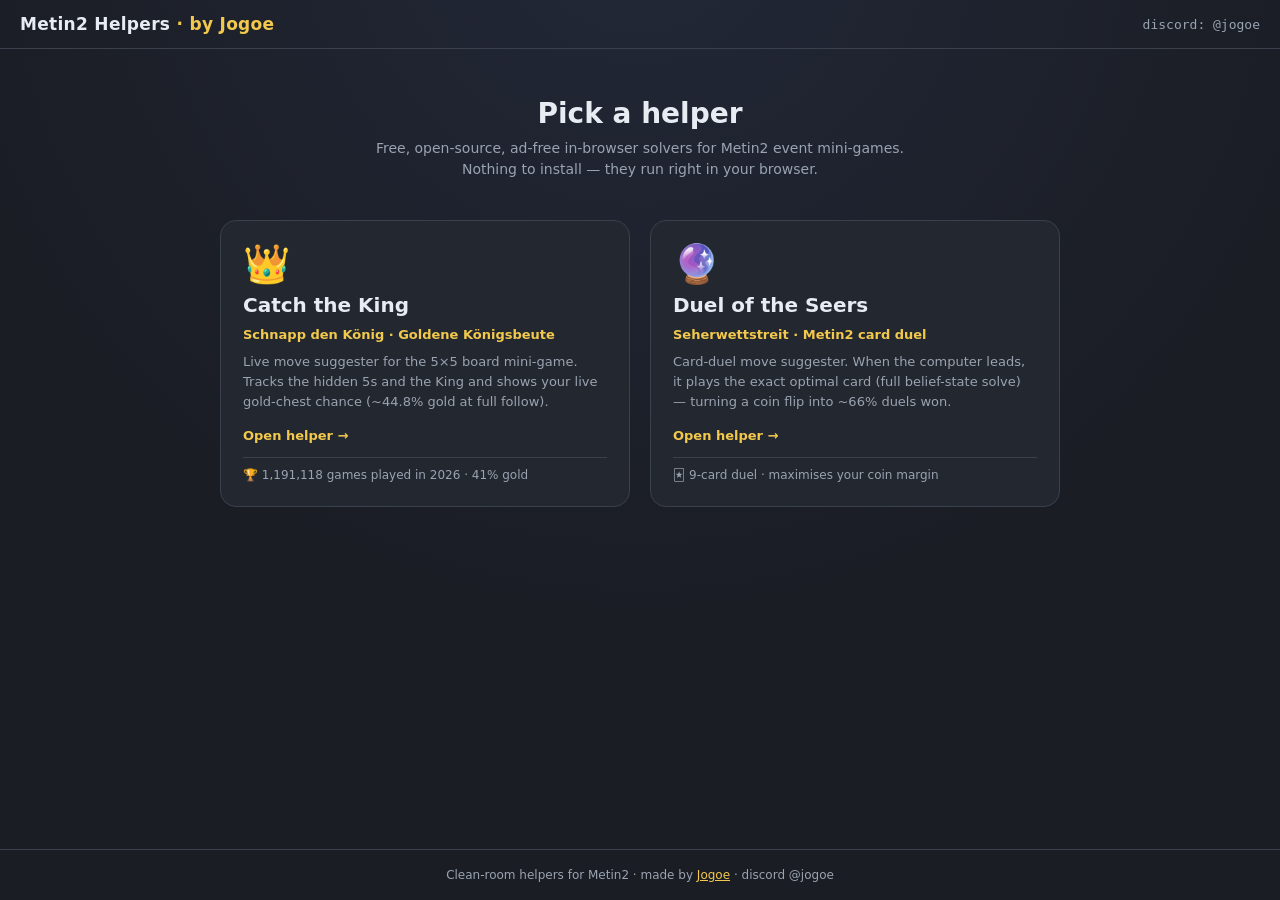
<file: index.html>
<!DOCTYPE html>
<html lang="en">
<head>
  <meta charset="UTF-8" />
  <meta name="viewport" content="width=device-width, initial-scale=1.0" />
  <title>Metin2 Helpers by Jogoe – Catch the King &amp; Seherwettstreit Solvers</title>
  <meta name="description" content="Free open-source in-browser helpers for Metin2 events by Jogoe: Catch the King / Schnapp den König and Seherwettstreit / Duel of the Seers." />
  <meta name="keywords" content="Metin2, Metin2 Helfer, Metin2 Helper, Metin2 Solver, Schnapp den König, Catch the King, Seherwettstreit, Duel of the Seers, Jogoe" />
  <meta name="author" content="Jogoe" />
  <link rel="canonical" href="https://dominikloefflerniteo.github.io/ctk-helper-jogoe/" />
  <meta property="og:type" content="website" />
  <meta property="og:title" content="Metin2 Helpers by Jogoe" />
  <meta property="og:description" content="Free in-browser solvers for Metin2 events: Catch the King and Seherwettstreit." />
  <link rel="icon" type="image/svg+xml" href="ctk/favicon.svg" />
  <style>
    :root {
      --bg: #1a1d24; --bg-2: #23272f; --bg-3: #2c313a;
      --fg: #e7ecf3; --fg-dim: #9aa3b1; --accent: #f2c94c; --border: #3a414c;
    }
    * { box-sizing: border-box; }
    body {
      margin: 0; min-height: 100vh; background: radial-gradient(circle at 50% -10%, #232838 0%, var(--bg) 60%);
      color: var(--fg); font-family: system-ui, -apple-system, "Segoe UI", Roboto, sans-serif;
      display: flex; flex-direction: column;
    }
    header { padding: 14px 20px; border-bottom: 1px solid var(--border); display: flex; align-items: center; gap: 14px; }
    header h1 { margin: 0; font-size: 17px; letter-spacing: .3px; }
    header .accent { color: var(--accent); }
    header .discord { margin-left: auto; color: var(--fg-dim); font-size: 13px; font-family: ui-monospace, Menlo, monospace; }
    main { flex: 1; width: 100%; max-width: 880px; margin: 0 auto; padding: 48px 20px; }
    .lead { text-align: center; margin: 0 0 8px; font-size: 28px; font-weight: 800; }
    .sub { text-align: center; margin: 0 auto 40px; max-width: 560px; color: var(--fg-dim); font-size: 14px; line-height: 1.5; }
    .grid { display: grid; grid-template-columns: 1fr 1fr; gap: 20px; }
    @media (max-width: 640px) { .grid { grid-template-columns: 1fr; } }
    .card {
      display: flex; flex-direction: column; gap: 10px; text-decoration: none; color: inherit;
      background: var(--bg-2); border: 1px solid var(--border); border-radius: 16px; padding: 24px 22px;
      transition: transform .1s ease, border-color .12s ease, box-shadow .12s ease;
    }
    .card:hover { transform: translateY(-3px); border-color: var(--accent); box-shadow: 0 8px 30px rgba(0,0,0,.35); }
    .card-emoji { font-size: 38px; line-height: 1; }
    .card-title { font-size: 20px; font-weight: 800; }
    .card-sub { font-size: 13px; color: var(--accent); font-weight: 600; }
    .card-desc { font-size: 13px; color: var(--fg-dim); line-height: 1.55; }
    .card-cta { margin-top: 6px; font-size: 13px; font-weight: 700; color: var(--accent); }
    .card-stat { font-size: 12px; color: var(--fg-dim); border-top: 1px solid var(--border); padding-top: 10px; margin-top: 4px; }
    footer { padding: 18px 20px; border-top: 1px solid var(--border); text-align: center; color: var(--fg-dim); font-size: 12px; }
    footer a { color: var(--accent); }
  </style>
</head>
<body>
  <header>
    <h1>Metin2 Helpers <span class="accent">· by Jogoe</span></h1>
    <span class="discord">discord: @jogoe</span>
  </header>

  <main>
    <h2 class="lead">Pick a helper</h2>
    <p class="sub">Free, open-source, ad-free in-browser solvers for Metin2 event mini-games. Nothing to install — they run right in your browser.</p>

    <div class="grid">
      <a class="card" href="./ctk/">
        <div class="card-emoji">👑</div>
        <div class="card-title">Catch the King</div>
        <div class="card-sub">Schnapp den König · Goldene Königsbeute</div>
        <div class="card-desc">Live move suggester for the 5×5 board mini-game. Tracks the hidden 5s and the King and shows your live gold-chest chance (~44.8% gold at full follow).</div>
        <div class="card-cta">Open helper →</div>
        <div class="card-stat">🏆 1,191,118 games played in 2026 · 41% gold</div>
      </a>

      <a class="card" href="./seer/">
        <div class="card-emoji">🔮</div>
        <div class="card-title">Duel of the Seers</div>
        <div class="card-sub">Seherwettstreit · Metin2 card duel</div>
        <div class="card-desc">Card-duel move suggester. When the computer leads, it plays the exact optimal card (full belief-state solve) — turning a coin flip into ~66% duels won.</div>
        <div class="card-cta">Open helper →</div>
        <div class="card-stat">🃏 9-card duel · maximises your coin margin</div>
      </a>
    </div>
  </main>

  <footer>
    Clean-room helpers for Metin2 · made by <a href="https://paypal.me/jogoe" target="_blank" rel="noopener">Jogoe</a> · discord @jogoe
  </footer>
</body>
</html>
</file>
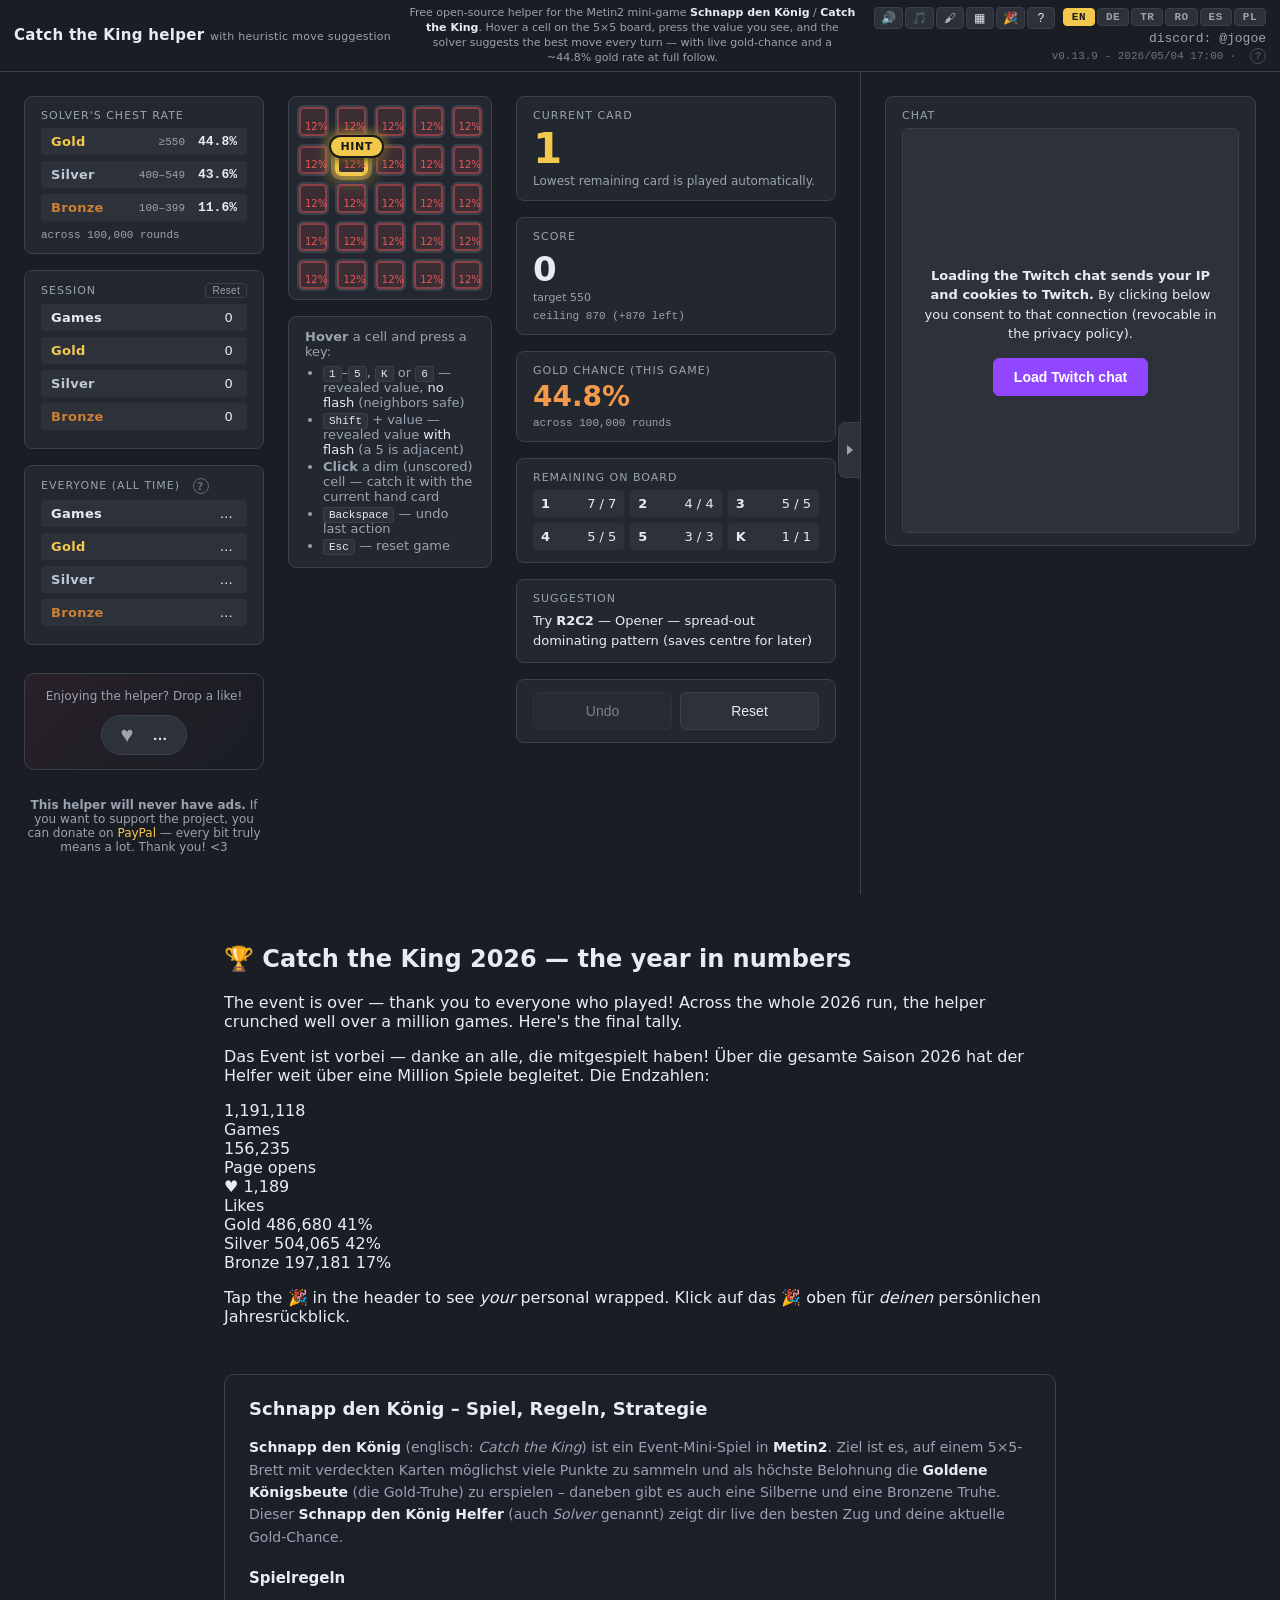
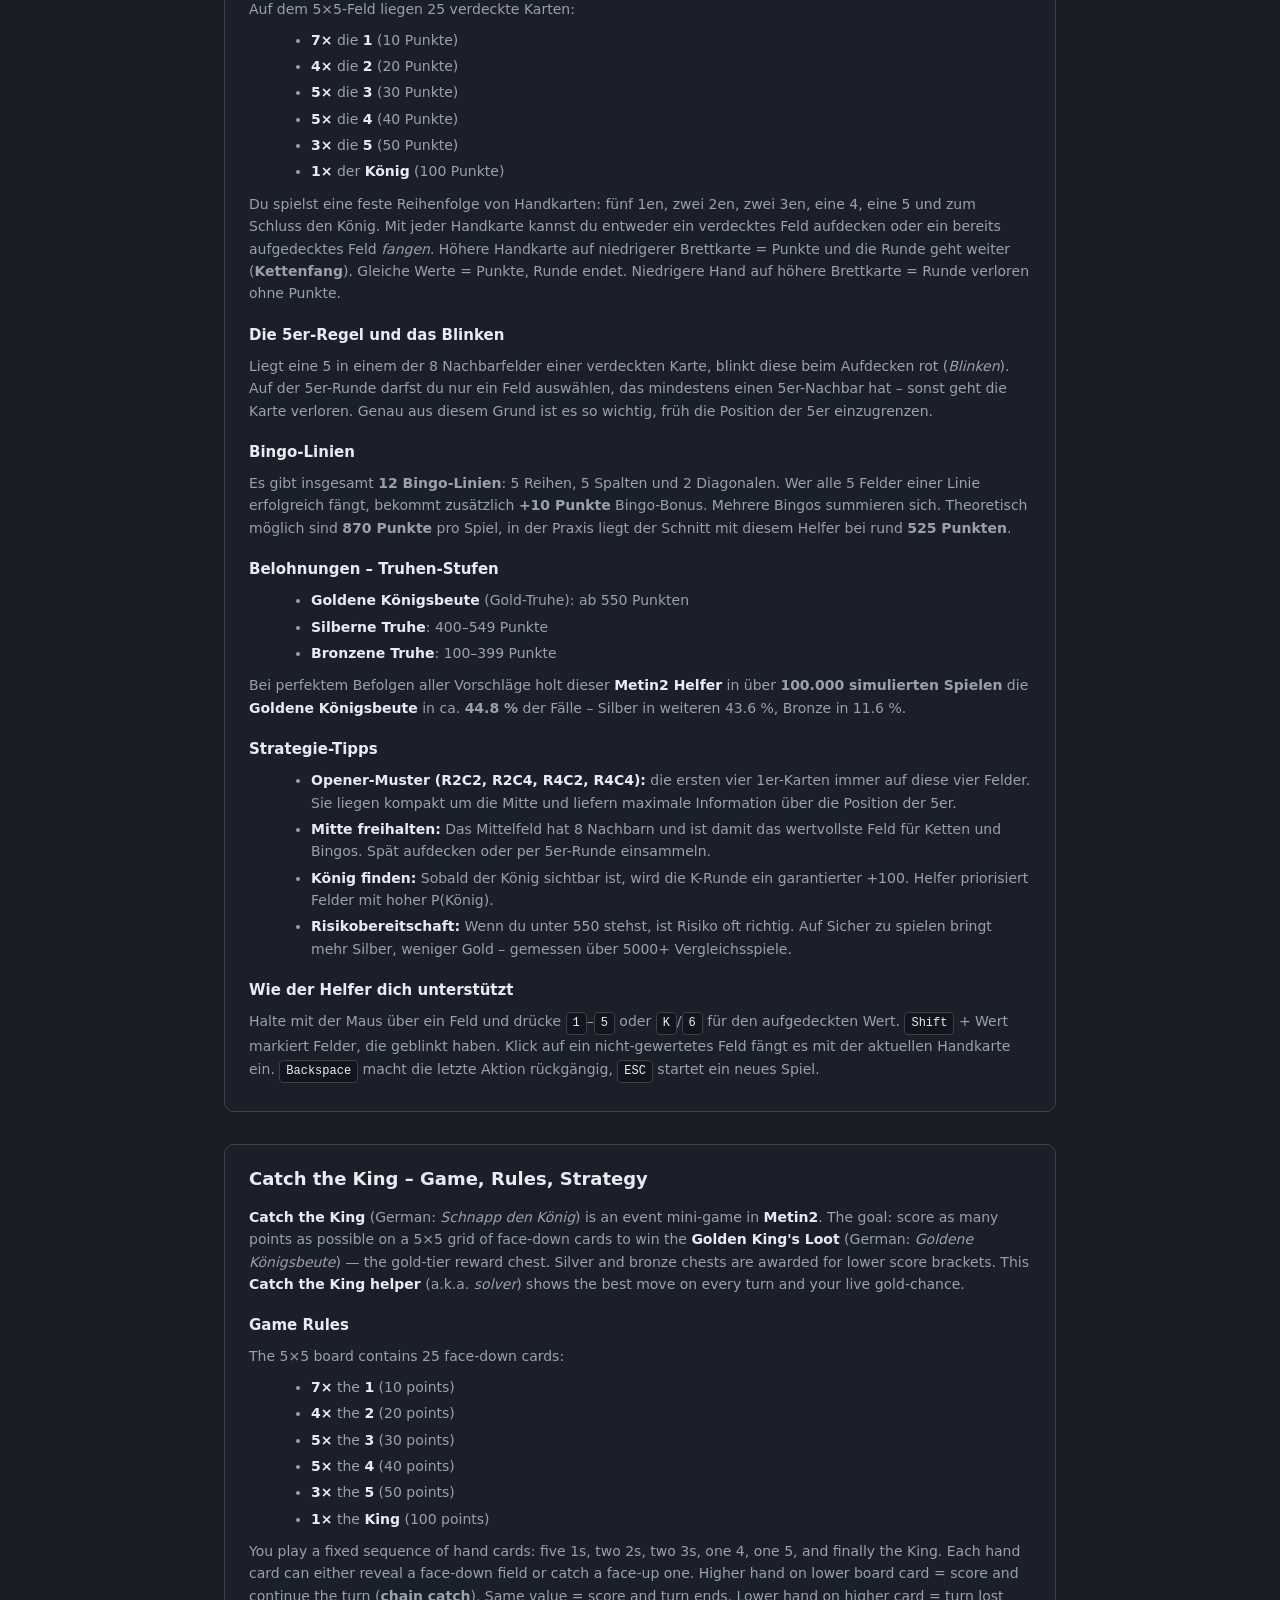
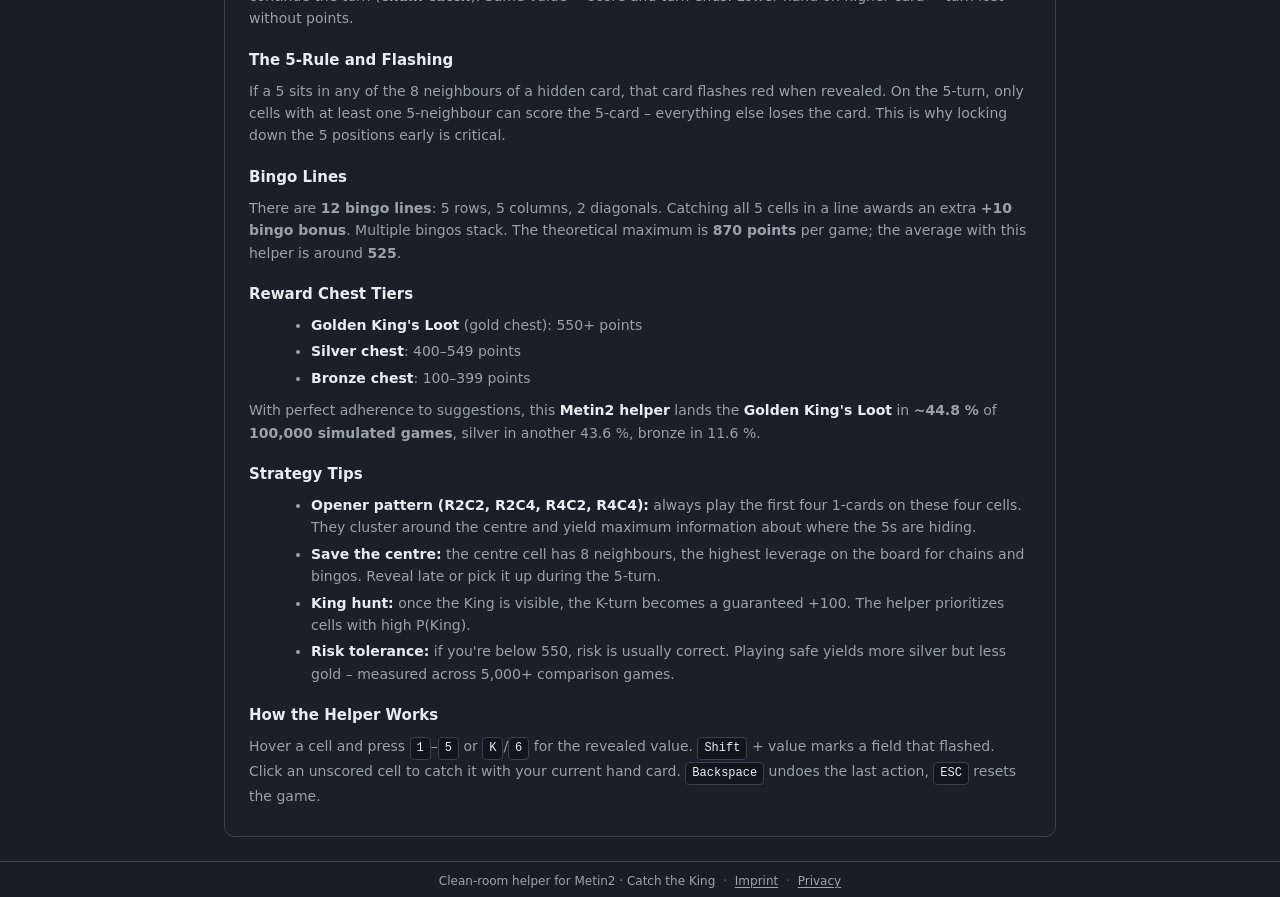
<file: ctk/index.html>
<!DOCTYPE html>
<html lang="en">
<head>
  <meta charset="UTF-8" />
  <meta name="viewport" content="width=device-width, initial-scale=1.0" />
  <title>Schnapp den König / Catch the King Helper – Metin2 Goldene Königsbeute Solver</title>
  <meta name="description" content="Live Helfer für Metin2 Schnapp den König (Catch the King) im Event Goldene Königsbeute. ~44.8% Gold-Quote, kostenloser Open-Source-Solver, läuft direkt im Browser." />
  <meta name="keywords" content="Schnapp den König, Catch the King, Goldene Königsbeute, Golden King's Loot, Metin2, Metin2 Helfer, Metin2 Helper, Metin2 Solver, Schnapp den König Helfer, König fangen, Mini-Spiel, mini-game, Gold-Truhe, Bingo, 5x5, Metin2 Event" />
  <meta name="author" content="Jogoe" />
  <link rel="canonical" href="https://dominikloefflerniteo.github.io/ctk-helper-jogoe/ctk/" />
  <meta property="og:type" content="website" />
  <meta property="og:title" content="Schnapp den König / Catch the King Helper – Metin2 Goldene Königsbeute Solver" />
  <meta property="og:description" content="Kostenloser Browser-Helfer für das Metin2 Schnapp den König Mini-Spiel (Goldene Königsbeute / Catch the King). Live Zug-Vorschläge, ~44.8% Gold-Quote." />
  <meta property="og:url" content="https://dominikloefflerniteo.github.io/ctk-helper-jogoe/ctk/" />
  <meta property="og:locale" content="en_US" />
  <meta property="og:locale:alternate" content="de_DE" />
  <meta name="twitter:card" content="summary" />
  <meta name="twitter:title" content="Schnapp den König / Catch the King Helper – Goldene Königsbeute" />
  <meta name="twitter:description" content="Metin2 Schnapp den König / Catch the King Solver – Live Zug-Vorschläge, ~44.8% Gold-Quote, läuft im Browser." />
  <link rel="icon" type="image/svg+xml" href="favicon.svg" />
  <link rel="stylesheet" href="style.css" />
  <meta name="google-site-verification" content="0dXDuDiLHQaxYC0fN4zPy8XRDauxkPCVz62au2lX4CE" />
  <script type="application/ld+json">
  {
    "@context": "https://schema.org",
    "@type": "WebApplication",
    "name": "Catch the King Helper",
    "alternateName": "Schnapp den König Helfer",
    "description": "In-browser solver and move suggester for the Metin2 'Schnapp den König' / 'Catch the King' mini-game. Heuristic ranking with live gold-chance estimate.",
    "applicationCategory": "GameApplication",
    "operatingSystem": "Any (web browser)",
    "url": "https://dominikloefflerniteo.github.io/ctk-helper-jogoe/ctk/",
    "inLanguage": ["en", "de"],
    "isAccessibleForFree": true,
    "offers": { "@type": "Offer", "price": "0", "priceCurrency": "EUR" },
    "author": { "@type": "Person", "name": "Jogoe" }
  }
  </script>
</head>
<body>
  <header>
    <div class="header-left">
      <h1>Catch the King helper <span class="subtle">with heuristic move suggestion</span></h1>
    </div>
    <p class="page-intro" data-i18n-html="pageIntro">
      Free open-source helper for the Metin2 mini-game <strong>Schnapp den K&ouml;nig</strong> / <strong>Catch the King</strong>. Hover a cell on the 5&times;5 board, press the value you see, and the solver suggests the best move every turn &mdash; with live gold-chance and a ~44.8% gold rate at full follow.
    </p>
    <div class="header-meta">
      <div class="header-controls">
        <div class="header-toggles" role="group" aria-label="Toggles">
          <button id="muteBtn" class="icon-toggle" type="button" aria-label="Toggle sound" title="Toggle sound">
            <span class="icon-on">🔊</span><span class="icon-off">🔇</span>
          </button>
          <button id="customSfxBtn" class="icon-toggle" type="button" aria-label="Set custom sound" title="Click: pick custom sound · Right-click: reset" data-i18n-title="customSfxTitle">
            <span class="icon-on">🎶</span><span class="icon-off">🎵</span>
          </button>
          <input id="customSfxInput" type="file" accept="audio/*" hidden />
          <button id="legacyStyleBtn" class="icon-toggle" type="button" aria-label="Toggle legacy card style" title="Toggle legacy (text-only) card style">
            <span class="icon-on">🎨</span><span class="icon-off">🖌</span>
          </button>
          <button id="minimalUiBtn" class="icon-toggle" type="button" aria-label="Toggle minimal UI" title="Toggle minimal UI">
            <span class="icon-on">▦</span><span class="icon-off">□</span>
          </button>
          <button id="farewellBtn" class="icon-toggle" type="button" aria-label="View event summary" title="View event summary" data-i18n-title="farewellOpenTitle">
            <span class="icon-on">🎉</span><span class="icon-off">🎉</span>
          </button>
          <button id="aboutBtn" class="icon-toggle" type="button" aria-label="About this project" title="About this project">
            <span class="icon-on">?</span><span class="icon-off">?</span>
          </button>
        </div>
        <div class="lang-switcher" role="group" aria-label="Language">
          <button type="button" class="lang-btn" data-lang="en">EN</button>
          <button type="button" class="lang-btn" data-lang="de">DE</button>
          <button type="button" class="lang-btn" data-lang="tr">TR</button>
          <button type="button" class="lang-btn" data-lang="ro">RO</button>
          <button type="button" class="lang-btn" data-lang="es">ES</button>
          <button type="button" class="lang-btn" data-lang="pl">PL</button>
        </div>
      </div>
      <span class="discord">discord: @jogoe</span>
      <span class="version">v0.13.9 - 2026/05/04 17:00<span class="version-views" id="versionViews"></span><span class="info-hint info-hint-version" tabindex="0" aria-label="Version history">?<span class="info-hint-tooltip info-hint-tooltip-version" data-i18n-html="versionHistoryTooltip"></span></span></span>
    </div>
  </header>

  <div class="page">
  <main>
    <aside class="stats-panel">
      <div class="info-block">
        <div class="label" data-i18n="solverChestRate">Solver's chest rate</div>
        <ul class="chest-list">
          <li class="chest-row chest-gold">
            <span class="chest-name" data-i18n="gold">Gold</span>
            <span class="chest-target">&ge;550</span>
            <span class="chest-pct">44.8%</span>
          </li>
          <li class="chest-row chest-silver">
            <span class="chest-name" data-i18n="silver">Silver</span>
            <span class="chest-target">400&ndash;549</span>
            <span class="chest-pct">43.6%</span>
          </li>
          <li class="chest-row chest-bronze">
            <span class="chest-name" data-i18n="bronze">Bronze</span>
            <span class="chest-target">100&ndash;399</span>
            <span class="chest-pct">11.6%</span>
          </li>
        </ul>
        <div class="chest-note" data-i18n="acrossRounds">across 100,000 rounds</div>
      </div>

      <div class="info-block">
        <div class="label session-label">
          <span data-i18n="session">Session</span>
          <button id="sessionResetBtn" class="session-reset" type="button" data-i18n="reset" title="Reset session">Reset</button>
        </div>
        <ul class="session-list">
          <li class="session-row">
            <span class="session-name" data-i18n="games">Games</span>
            <span><span id="sessionGames">0</span>&nbsp;<span id="sessionRate" class="session-pct"></span></span>
          </li>
          <li class="session-row">
            <span class="session-name chest-gold" data-i18n="gold">Gold</span>
            <span><span id="sessionGold">0</span>&nbsp;<span id="sessionPctGold" class="session-pct"></span></span>
          </li>
          <li class="session-row">
            <span class="session-name chest-silver" data-i18n="silver">Silver</span>
            <span><span id="sessionSilver">0</span>&nbsp;<span id="sessionPctSilver" class="session-pct"></span></span>
          </li>
          <li class="session-row">
            <span class="session-name chest-bronze" data-i18n="bronze">Bronze</span>
            <span><span id="sessionBronze">0</span>&nbsp;<span id="sessionPctBronze" class="session-pct"></span></span>
          </li>
        </ul>
      </div>
      <div class="info-block">
        <div class="label">
          <span data-i18n="globalAllTime">Everyone (all time)</span>
          <span class="info-hint" tabindex="0" aria-label="Why is this lower than the solver rate?">?<span class="info-hint-tooltip" data-i18n-html="globalWhyLowerTooltip"></span></span>
        </div>
        <ul class="session-list">
          <li class="session-row">
            <span class="session-name" data-i18n="games">Games</span>
            <span><span id="globalGames">…</span>&nbsp;<span id="globalRate" class="session-pct"></span></span>
          </li>
          <li class="session-row">
            <span class="session-name chest-gold" data-i18n="gold">Gold</span>
            <span><span id="globalGold">…</span>&nbsp;<span id="globalPctGold" class="session-pct"></span></span>
          </li>
          <li class="session-row">
            <span class="session-name chest-silver" data-i18n="silver">Silver</span>
            <span><span id="globalSilver">…</span>&nbsp;<span id="globalPctSilver" class="session-pct"></span></span>
          </li>
          <li class="session-row">
            <span class="session-name chest-bronze" data-i18n="bronze">Bronze</span>
            <span><span id="globalBronze">…</span>&nbsp;<span id="globalPctBronze" class="session-pct"></span></span>
          </li>
        </ul>
      </div>

      <div class="like-block">
        <p class="like-prompt" data-i18n="likePrompt">Enjoying the helper? Drop a like!</p>
        <button id="likeBtn" class="like-btn" type="button" aria-label="Like" title="Like">
          <span class="like-heart">♥</span>
          <span id="likeCount" class="like-count">…</span>
        </button>
      </div>

      <div class="promo-text" data-i18n-html="supportText">
        <strong>This helper will never have ads.</strong> If you want to support the project, you can donate on <a href="https://paypal.me/jogoe" target="_blank" rel="noopener">PayPal</a> &mdash; every bit truly means a lot. Thank you! &lt;3
      </div>
    </aside>

    

    <section class="board-panel">
      <div id="board" class="board" aria-label="5x5 game board"></div>

      <div class="help">
        <p data-i18n-html="helpIntro"></p>
        <ul>
          <li data-i18n-html="helpReveal"></li>
          <li data-i18n-html="helpShift"></li>
          <li data-i18n-html="helpClick"></li>
          <li data-i18n-html="helpBackspace"></li>
          <li data-i18n-html="helpEsc"></li>
        </ul>
      </div>
    </section>

    <aside class="info-panel">
      <div class="info-block">
        <div class="label" data-i18n="currentCard">Current card</div>
        <div id="currentCard" class="current-card">1</div>
        <div id="turnHint" class="turn-hint"></div>
      </div>

      <div class="info-block">
        <div class="label" data-i18n="score">Score</div>
        <div id="score" class="score">0</div>
        <div class="score-target" data-i18n="target550">target 550</div>
        <div id="scoreCeiling" class="score-ceiling"></div>
      </div>

      <div class="info-block">
        <div class="label" data-i18n="goldChance">Gold chance (this game)</div>
        <div id="gameGoldPct" class="game-gold-pct">&mdash;</div>
        <div id="gameGoldNote" class="game-gold-note">&mdash;</div>
      </div>

      <div class="info-block">
        <div class="label" data-i18n="remainingOnBoard">Remaining on board</div>
        <ul id="remaining" class="remaining"></ul>
      </div>

      <div class="info-block">
        <div class="label suggestion-label">
          <span data-i18n="suggestion">Suggestion</span>
        </div>
        <div id="suggestionNote" class="suggestion-note">&mdash;</div>
      </div>

      <div class="info-block button-row">
        <button id="undoBtn" class="action-btn" type="button" disabled data-i18n="undo">Undo</button>
        <button id="resetBtn" class="reset-btn" type="button" data-i18n="reset">Reset</button>
      </div>
    </aside>
  </main>

  <aside class="chat-panel">
    <div class="info-block chat-block">
      <div class="label">
        <span data-i18n="twitchChat">Chat</span>
      </div>
      <div id="twitchChatMount" class="twitch-chat-mount">
        <div id="twitchConsent" class="twitch-consent">
          <p data-i18n-html="twitchConsentBody"></p>
          <button id="twitchConsentBtn" type="button" class="action-btn" data-i18n="twitchConsentBtn">Load Twitch chat</button>
        </div>
      </div>
    </div>
  </aside>
  </div>

  <article class="long-form" id="guide">
    <section class="event-recap" aria-label="Catch the King 2026 — final numbers">
      <h2 class="recap-title">🏆 Catch the King 2026 — the year in numbers</h2>
      <p class="recap-lead" lang="en">
        The event is over — thank you to everyone who played! Across the whole 2026
        run, the helper crunched well over a million games. Here's the final tally.
      </p>
      <p class="recap-lead" lang="de">
        Das Event ist vorbei — danke an alle, die mitgespielt haben! Über die gesamte
        Saison 2026 hat der Helfer weit über eine Million Spiele begleitet. Die
        Endzahlen:
      </p>
      <div class="recap-grid">
        <div class="recap-stat recap-games">
          <div class="recap-val">1,191,118</div>
          <div class="recap-lab" data-i18n="games">Games played</div>
        </div>
        <div class="recap-stat recap-opens">
          <div class="recap-val">156,235</div>
          <div class="recap-lab">Page opens</div>
        </div>
        <div class="recap-stat recap-likes">
          <div class="recap-val">♥ 1,189</div>
          <div class="recap-lab">Likes</div>
        </div>
      </div>
      <div class="recap-chests">
        <div class="recap-chest chest-gold">
          <span class="rc-name" data-i18n="gold">Gold</span>
          <span class="rc-val">486,680</span>
          <span class="rc-pct">41%</span>
        </div>
        <div class="recap-chest chest-silver">
          <span class="rc-name" data-i18n="silver">Silver</span>
          <span class="rc-val">504,065</span>
          <span class="rc-pct">42%</span>
        </div>
        <div class="recap-chest chest-bronze">
          <span class="rc-name" data-i18n="bronze">Bronze</span>
          <span class="rc-val">197,181</span>
          <span class="rc-pct">17%</span>
        </div>
      </div>
      <p class="recap-foot">
        <span lang="en">Tap the 🎉 in the header to see <em>your</em> personal wrapped.</span>
        <span lang="de">Klick auf das 🎉 oben für <em>deinen</em> persönlichen Jahresrückblick.</span>
      </p>
    </section>

    <section lang="de" class="long-form-section">
      <h2>Schnapp den K&ouml;nig &ndash; Spiel, Regeln, Strategie</h2>
      <p>
        <strong>Schnapp den K&ouml;nig</strong> (englisch: <em>Catch the King</em>) ist
        ein Event-Mini-Spiel in <strong>Metin2</strong>. Ziel ist es, auf einem
        5&times;5-Brett mit verdeckten Karten m&ouml;glichst viele Punkte zu sammeln
        und als h&ouml;chste Belohnung die <strong>Goldene K&ouml;nigsbeute</strong>
        (die Gold-Truhe) zu erspielen &ndash; daneben gibt es auch eine Silberne und
        eine Bronzene Truhe. Dieser <strong>Schnapp den K&ouml;nig Helfer</strong>
        (auch <em>Solver</em> genannt) zeigt dir live den besten Zug
        und deine aktuelle Gold-Chance.
      </p>

      <h3>Spielregeln</h3>
      <p>
        Auf dem 5&times;5-Feld liegen 25 verdeckte Karten:
      </p>
      <ul>
        <li><b>7&times;</b> die <b>1</b> (10 Punkte)</li>
        <li><b>4&times;</b> die <b>2</b> (20 Punkte)</li>
        <li><b>5&times;</b> die <b>3</b> (30 Punkte)</li>
        <li><b>5&times;</b> die <b>4</b> (40 Punkte)</li>
        <li><b>3&times;</b> die <b>5</b> (50 Punkte)</li>
        <li><b>1&times;</b> der <b>K&ouml;nig</b> (100 Punkte)</li>
      </ul>
      <p>
        Du spielst eine feste Reihenfolge von Handkarten: f&uuml;nf 1en, zwei 2en, zwei 3en,
        eine 4, eine 5 und zum Schluss den K&ouml;nig. Mit jeder Handkarte kannst du
        entweder ein verdecktes Feld aufdecken oder ein bereits aufgedecktes
        Feld <em>fangen</em>. H&ouml;here Handkarte auf niedrigerer Brettkarte = Punkte und
        die Runde geht weiter (<b>Kettenfang</b>). Gleiche Werte = Punkte, Runde endet.
        Niedrigere Hand auf h&ouml;here Brettkarte = Runde verloren ohne Punkte.
      </p>

      <h3>Die 5er-Regel und das Blinken</h3>
      <p>
        Liegt eine 5 in einem der 8 Nachbarfelder einer verdeckten Karte, blinkt diese
        beim Aufdecken rot (<em>Blinken</em>). Auf der 5er-Runde darfst du nur ein Feld
        ausw&auml;hlen, das mindestens einen 5er-Nachbar hat &ndash; sonst geht die Karte
        verloren. Genau aus diesem Grund ist es so wichtig, fr&uuml;h die Position der
        5er einzugrenzen.
      </p>

      <h3>Bingo-Linien</h3>
      <p>
        Es gibt insgesamt <b>12 Bingo-Linien</b>: 5 Reihen, 5 Spalten und 2 Diagonalen.
        Wer alle 5 Felder einer Linie erfolgreich f&auml;ngt, bekommt zus&auml;tzlich
        <b>+10 Punkte</b> Bingo-Bonus. Mehrere Bingos summieren sich. Theoretisch
        m&ouml;glich sind <b>870 Punkte</b> pro Spiel, in der Praxis liegt der Schnitt mit
        diesem Helfer bei rund <b>525 Punkten</b>.
      </p>

      <h3>Belohnungen &ndash; Truhen-Stufen</h3>
      <ul>
        <li><b>Goldene K&ouml;nigsbeute</b> (Gold-Truhe): ab 550 Punkten</li>
        <li><b>Silberne Truhe</b>: 400&ndash;549 Punkte</li>
        <li><b>Bronzene Truhe</b>: 100&ndash;399 Punkte</li>
      </ul>
      <p>
        Bei perfektem Befolgen aller Vorschl&auml;ge holt dieser <strong>Metin2 Helfer</strong>
        in &uuml;ber <b>100.000 simulierten Spielen</b> die <strong>Goldene
        K&ouml;nigsbeute</strong> in ca. <b>44.8&nbsp;%</b> der F&auml;lle &ndash; Silber
        in weiteren 43.6&nbsp;%, Bronze in 11.6&nbsp;%.
      </p>

      <h3>Strategie-Tipps</h3>
      <ul>
        <li>
          <b>Opener-Muster (R2C2, R2C4, R4C2, R4C4):</b> die ersten vier 1er-Karten
          immer auf diese vier Felder. Sie liegen kompakt um die Mitte und liefern
          maximale Information &uuml;ber die Position der 5er.
        </li>
        <li>
          <b>Mitte freihalten:</b> Das Mittelfeld hat 8 Nachbarn und ist damit das
          wertvollste Feld f&uuml;r Ketten und Bingos. Sp&auml;t aufdecken oder per
          5er-Runde einsammeln.
        </li>
        <li>
          <b>K&ouml;nig finden:</b> Sobald der K&ouml;nig sichtbar ist, wird die K-Runde
          ein garantierter +100. Helfer priorisiert Felder mit hoher P(K&ouml;nig).
        </li>
        <li>
          <b>Risikobereitschaft:</b> Wenn du unter 550 stehst, ist Risiko oft richtig.
          Auf Sicher zu spielen bringt mehr Silber, weniger Gold &ndash; gemessen
          &uuml;ber 5000+ Vergleichsspiele.
        </li>
      </ul>

      <h3>Wie der Helfer dich unterst&uuml;tzt</h3>
      <p>
        Halte mit der Maus &uuml;ber ein Feld und dr&uuml;cke <kbd>1</kbd>&ndash;<kbd>5</kbd>
        oder <kbd>K</kbd>/<kbd>6</kbd> f&uuml;r den aufgedeckten Wert. <kbd>Shift</kbd>
        + Wert markiert Felder, die geblinkt haben. Klick auf ein
        nicht-gewertetes Feld f&auml;ngt es mit der aktuellen Handkarte ein.
        <kbd>Backspace</kbd> macht die letzte Aktion r&uuml;ckg&auml;ngig, <kbd>ESC</kbd>
        startet ein neues Spiel.
      </p>
    </section>

    <section lang="en" class="long-form-section">
      <h2>Catch the King &ndash; Game, Rules, Strategy</h2>
      <p>
        <strong>Catch the King</strong> (German: <em>Schnapp den K&ouml;nig</em>) is
        an event mini-game in <strong>Metin2</strong>. The goal: score as many points
        as possible on a 5&times;5 grid of face-down cards to win the
        <strong>Golden King's Loot</strong> (German: <em>Goldene K&ouml;nigsbeute</em>) &mdash;
        the gold-tier reward chest. Silver and bronze chests are awarded for lower
        score brackets. This <strong>Catch the King helper</strong> (a.k.a.
        <em>solver</em>) shows the best move on every turn and your live
        gold-chance.
      </p>

      <h3>Game Rules</h3>
      <p>
        The 5&times;5 board contains 25 face-down cards:
      </p>
      <ul>
        <li><b>7&times;</b> the <b>1</b> (10 points)</li>
        <li><b>4&times;</b> the <b>2</b> (20 points)</li>
        <li><b>5&times;</b> the <b>3</b> (30 points)</li>
        <li><b>5&times;</b> the <b>4</b> (40 points)</li>
        <li><b>3&times;</b> the <b>5</b> (50 points)</li>
        <li><b>1&times;</b> the <b>King</b> (100 points)</li>
      </ul>
      <p>
        You play a fixed sequence of hand cards: five 1s, two 2s, two 3s, one 4, one
        5, and finally the King. Each hand card can either reveal a face-down field or
        catch a face-up one. Higher hand on lower board card = score and continue the
        turn (<b>chain catch</b>). Same value = score and turn ends. Lower hand on
        higher card = turn lost without points.
      </p>

      <h3>The 5-Rule and Flashing</h3>
      <p>
        If a 5 sits in any of the 8 neighbours of a hidden card, that card flashes red
        when revealed. On the 5-turn, only cells with at least one 5-neighbour can
        score the 5-card &ndash; everything else loses the card. This is why locking
        down the 5 positions early is critical.
      </p>

      <h3>Bingo Lines</h3>
      <p>
        There are <b>12 bingo lines</b>: 5 rows, 5 columns, 2 diagonals. Catching all
        5 cells in a line awards an extra <b>+10 bingo bonus</b>. Multiple bingos
        stack. The theoretical maximum is <b>870 points</b> per game; the average
        with this helper is around <b>525</b>.
      </p>

      <h3>Reward Chest Tiers</h3>
      <ul>
        <li><b>Golden King's Loot</b> (gold chest): 550+ points</li>
        <li><b>Silver chest</b>: 400&ndash;549 points</li>
        <li><b>Bronze chest</b>: 100&ndash;399 points</li>
      </ul>
      <p>
        With perfect adherence to suggestions, this <strong>Metin2 helper</strong>
        lands the <strong>Golden King's Loot</strong> in <b>~44.8&nbsp;%</b> of
        <b>100,000 simulated games</b>, silver in another 43.6&nbsp;%, bronze in
        11.6&nbsp;%.
      </p>

      <h3>Strategy Tips</h3>
      <ul>
        <li>
          <b>Opener pattern (R2C2, R2C4, R4C2, R4C4):</b> always play the first four
          1-cards on these four cells. They cluster around the centre and yield
          maximum information about where the 5s are hiding.
        </li>
        <li>
          <b>Save the centre:</b> the centre cell has 8 neighbours, the highest
          leverage on the board for chains and bingos. Reveal late or pick it up
          during the 5-turn.
        </li>
        <li>
          <b>King hunt:</b> once the King is visible, the K-turn becomes a
          guaranteed +100. The helper prioritizes cells with high P(King).
        </li>
        <li>
          <b>Risk tolerance:</b> if you're below 550, risk is usually correct. Playing
          safe yields more silver but less gold &ndash; measured across 5,000+
          comparison games.
        </li>
      </ul>

      <h3>How the Helper Works</h3>
      <p>
        Hover a cell and press <kbd>1</kbd>&ndash;<kbd>5</kbd> or <kbd>K</kbd>/<kbd>6</kbd>
        for the revealed value. <kbd>Shift</kbd> + value marks a field that flashed.
        Click an unscored cell to catch it with your current hand card.
        <kbd>Backspace</kbd> undoes the last action, <kbd>ESC</kbd> resets the game.
      </p>
    </section>
  </article>

  <footer>
    <span class="subtle" data-i18n="footerText">Clean-room helper for Metin2 &middot; Schnapp den K&ouml;nig</span>
    <span class="footer-sep">&middot;</span>
    <button class="footer-link" type="button" data-open-modal="impressumModal" data-i18n="impressum">Impressum</button>
    <span class="footer-sep">&middot;</span>
    <button class="footer-link" type="button" data-open-modal="datenschutzModal" data-i18n="privacy">Privacy</button>
  </footer>

  <button id="chatBtn" class="chat-tab" type="button" aria-label="Toggle chat" title="Toggle chat">
    <span class="chat-tab-arrow"></span>
  </button>

  <div id="farewellModal" class="modal" role="dialog" aria-modal="true" aria-labelledby="farewellTitle" hidden>
    <div class="modal-backdrop" data-close></div>
    <div class="modal-card farewell-card" tabindex="-1">
      <button class="modal-close" type="button" aria-label="Close" data-close>&times;</button>
      <div id="farewellCardCapture" class="farewell-capture">

        <div class="farewell-hero">
          <div class="farewell-hero-eyebrow" data-i18n="farewellEyebrow">Your Catch the King 2026 wrapped</div>
          <h2 id="farewellTitle" class="farewell-hero-title" data-i18n="farewellTitle">Thanks for playing!</h2>
          <p data-i18n-html="farewellIntro" class="farewell-hero-intro">
            Hope this helper made the <strong>Catch the King</strong> event a bit easier for you.
          </p>
        </div>

        <div class="farewell-columns">
          <div class="farewell-section">
            <div class="farewell-section-label" data-i18n="farewellPlayedSets">Your played sets</div>

            <div class="farewell-bignum">
              <div class="farewell-bignum-val" id="farewellSets">0</div>
              <div class="farewell-bignum-cap" data-i18n="setsFarmed">Sets farmed (games × 5)</div>
            </div>

            <div class="farewell-grid">
              <div class="farewell-tile tone-default">
                <img class="farewell-tile-icon" src="img/deck.png" alt="King's Deck" />
                <div class="farewell-tile-val" id="farewellGames">0</div>
                <div class="farewell-tile-label" data-i18n="games">Games</div>
              </div>
              <div class="farewell-tile tone-gold">
                <img class="farewell-tile-icon" src="img/chest-gold.png" alt="Gold chest" />
                <div class="farewell-tile-val"><span id="farewellGold">0</span> <span id="farewellGoldPct" class="farewell-tile-pct"></span></div>
                <div class="farewell-tile-label" data-i18n="gold">Gold</div>
              </div>
              <div class="farewell-tile tone-silver">
                <img class="farewell-tile-icon" src="img/chest-silver.png" alt="Silver chest" />
                <div class="farewell-tile-val"><span id="farewellSilver">0</span> <span id="farewellSilverPct" class="farewell-tile-pct"></span></div>
                <div class="farewell-tile-label" data-i18n="silver">Silver</div>
              </div>
              <div class="farewell-tile tone-bronze">
                <img class="farewell-tile-icon" src="img/chest-bronze.png" alt="Bronze chest" />
                <div class="farewell-tile-val"><span id="farewellBronze">0</span> <span id="farewellBronzePct" class="farewell-tile-pct"></span></div>
                <div class="farewell-tile-label" data-i18n="bronze">Bronze</div>
              </div>
            </div>
          </div>

          <div class="farewell-section">
            <div class="farewell-section-label" data-i18n="globalAllTime">Everyone (all time)</div>

            <div class="farewell-bignum farewell-bignum-secondary">
              <div class="farewell-bignum-val" id="farewellGlobalSets">…</div>
              <div class="farewell-bignum-cap" data-i18n="setsFarmed">Sets farmed (games × 5)</div>
            </div>

            <div class="farewell-grid">
              <div class="farewell-tile tone-default">
                <img class="farewell-tile-icon" src="img/deck.png" alt="King's Deck" />
                <div class="farewell-tile-val" id="farewellGlobalGames">…</div>
                <div class="farewell-tile-label" data-i18n="games">Games</div>
              </div>
              <div class="farewell-tile tone-gold">
                <img class="farewell-tile-icon" src="img/chest-gold.png" alt="Gold chest" />
                <div class="farewell-tile-val"><span id="farewellGlobalGold">…</span> <span id="farewellGlobalGoldPct" class="farewell-tile-pct"></span></div>
                <div class="farewell-tile-label" data-i18n="gold">Gold</div>
              </div>
              <div class="farewell-tile tone-silver">
                <img class="farewell-tile-icon" src="img/chest-silver.png" alt="Silver chest" />
                <div class="farewell-tile-val"><span id="farewellGlobalSilver">…</span> <span id="farewellGlobalSilverPct" class="farewell-tile-pct"></span></div>
                <div class="farewell-tile-label" data-i18n="silver">Silver</div>
              </div>
              <div class="farewell-tile tone-bronze">
                <img class="farewell-tile-icon" src="img/chest-bronze.png" alt="Bronze chest" />
                <div class="farewell-tile-val"><span id="farewellGlobalBronze">…</span> <span id="farewellGlobalBronzePct" class="farewell-tile-pct"></span></div>
                <div class="farewell-tile-label" data-i18n="bronze">Bronze</div>
              </div>
            </div>
          </div>
        </div>

      </div>

      <div class="farewell-cta-row">
        <div class="farewell-share-cta">
          <div class="farewell-cta-title" data-i18n="farewellShareTitle">Brag a little!</div>
          <div class="farewell-cta-body" data-i18n="farewellShareBody">Save your wrapped &amp; share it with the discord — let your friends see what you pulled off.</div>
          <div class="farewell-actions">
            <button id="farewellDownloadBtn" class="farewell-download" type="button" data-i18n="farewellDownload">⬇  Download PNG</button>
            <button id="farewellCopyBtn" class="farewell-copy" type="button" data-i18n="farewellCopy">📋  Copy image</button>
          </div>
        </div>

        <div class="farewell-donate-cta">
          <div class="farewell-cta-title farewell-cta-title-gold" data-i18n="farewellDonateTitle">Did the helper help you?</div>
          <div class="farewell-cta-body" data-i18n-html="farewellDonate">
            This site will always stay ad-free &mdash; I&rsquo;m just genuinely happy you used it. If you&rsquo;d like to throw a coin in the hat, a tip on <a href="https://paypal.me/jogoe" target="_blank" rel="noopener">PayPal</a> means a lot.
          </div>
          <a class="farewell-donate-btn" href="https://paypal.me/jogoe" target="_blank" rel="noopener" data-i18n="farewellDonateBtn">💛  Tip on PayPal</a>
        </div>
      </div>

      <p class="farewell-outro" data-i18n="farewellOutro">Looking forward to next year — it was a pleasure. &lt;3</p>
    </div>
  </div>

  <div id="aboutModal" class="modal" role="dialog" aria-modal="true" aria-labelledby="aboutTitle" hidden>
    <div class="modal-backdrop" data-close></div>
    <div class="modal-card" tabindex="-1">
      <button class="modal-close" type="button" aria-label="Close" data-close>&times;</button>
      <h2 id="aboutTitle" data-i18n="aboutTitle">About this project</h2>

      <h3 data-i18n="aboutPrivacyHeading">Your data</h3>
      <div data-i18n-html="aboutPrivacyBody"></div>

      <h3 data-i18n="aboutSolverHeading">How the solver works</h3>
      <div data-i18n-html="aboutSolverBody"></div>

      <h3 data-i18n="aboutFindingsHeading">What we tried</h3>
      <div data-i18n-html="aboutFindingsBody"></div>

      <h3 data-i18n="aboutLimitsHeading">Why we can't be perfect</h3>
      <div data-i18n-html="aboutLimitsBody"></div>
    </div>
  </div>

  <div id="impressumModal" class="modal" role="dialog" aria-modal="true" aria-labelledby="impressumTitle" hidden>
    <div class="modal-backdrop" data-close></div>
    <div class="modal-card" tabindex="-1">
      <button class="modal-close" type="button" aria-label="Close" data-close>&times;</button>
      <h2 id="impressumTitle" data-i18n="impressumTitle">Impressum</h2>
      <div data-i18n-html="impressumBody"></div>
    </div>
  </div>

  <div id="datenschutzModal" class="modal" role="dialog" aria-modal="true" aria-labelledby="datenschutzTitle" hidden>
    <div class="modal-backdrop" data-close></div>
    <div class="modal-card" tabindex="-1">
      <button class="modal-close" type="button" aria-label="Close" data-close>&times;</button>
      <h2 id="datenschutzTitle" data-i18n="datenschutzTitle">Datenschutzerklärung</h2>
      <div data-i18n-html="datenschutzBody"></div>
      <div class="datenschutz-controls">
        <button id="revokeTwitchConsentBtn" type="button" class="action-btn" data-i18n="revokeTwitchConsent">Revoke Twitch chat consent</button>
      </div>
    </div>
  </div>

  <div id="toast" class="toast" role="status" aria-live="polite"></div>
  <div id="moneyRain" class="money-rain" aria-hidden="true"></div>
  <audio id="chingSfx" src="ching.mp3" preload="auto"></audio>

  <script type="module" src="main.js"></script>
</body>
</html>
</file>
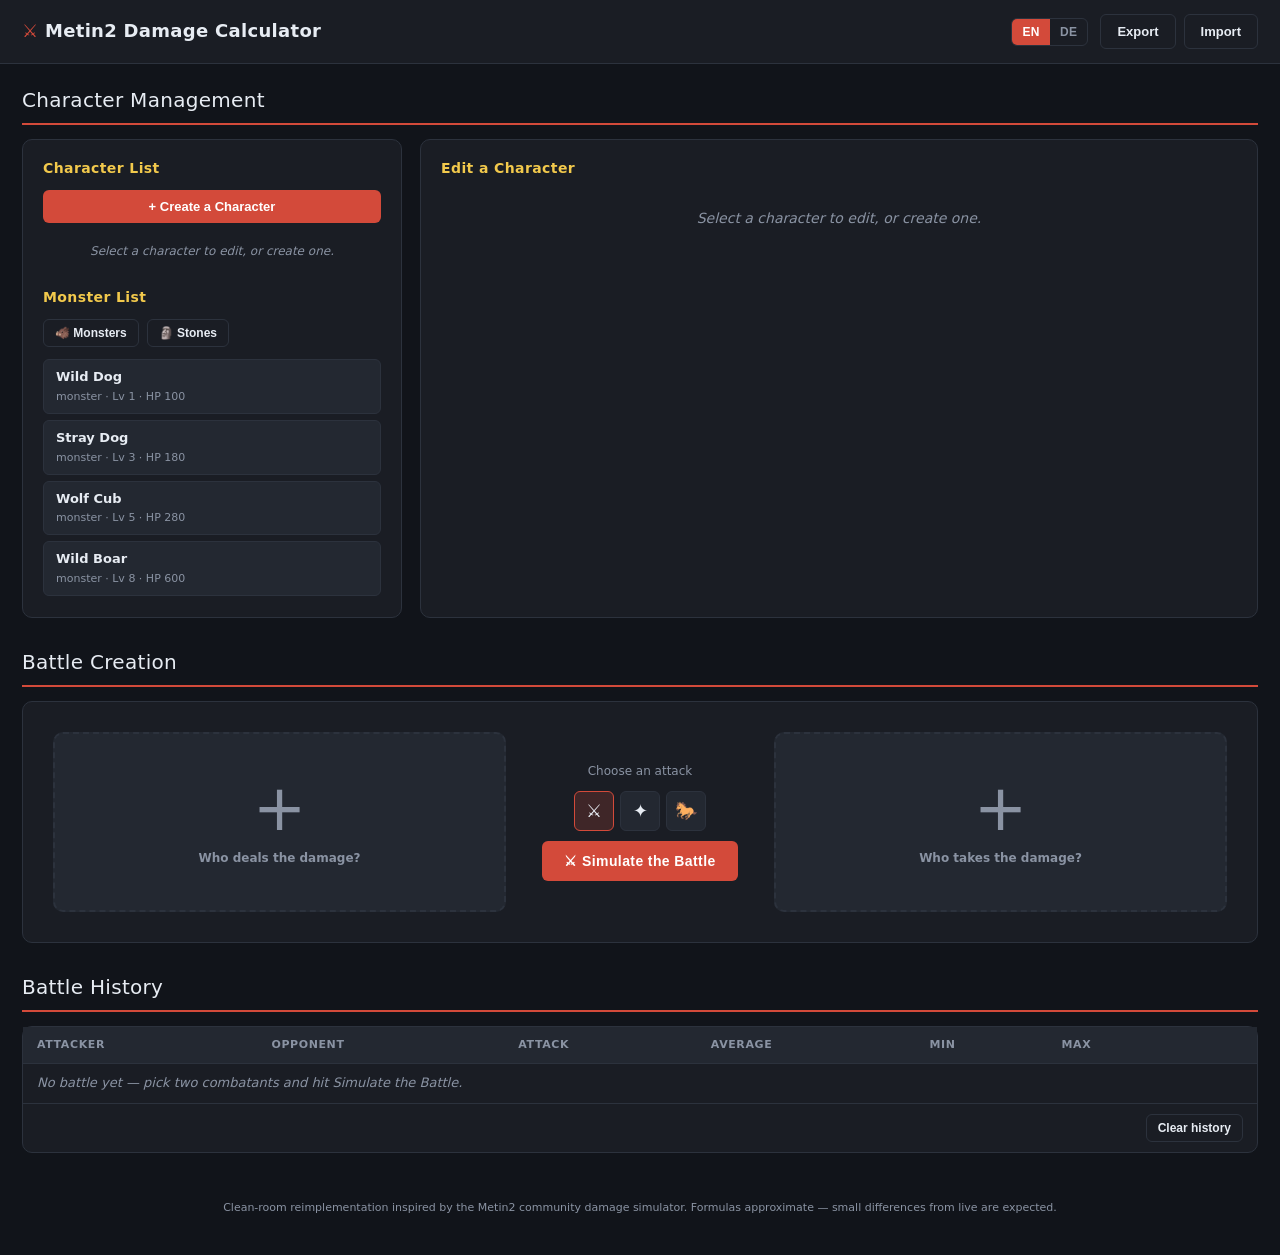
<file: dmgcalculator/index.html>
<!DOCTYPE html>
<html lang="en">
<head>
  <meta charset="UTF-8" />
  <meta name="viewport" content="width=device-width, initial-scale=1.0" />
  <title data-i18n="appTitle">Metin2 Damage Calculator</title>
  <link rel="stylesheet" href="style.css" />
</head>
<body>
  <header class="topbar">
    <h1 data-i18n="appTitle">Metin2 Damage Calculator</h1>
    <div class="actions">
      <div class="lang-switcher" role="group" aria-label="Language">
        <button class="lang-btn" data-lang="en" type="button">EN</button>
        <button class="lang-btn" data-lang="de" type="button">DE</button>
      </div>
      <button id="btn-export" class="btn ghost" data-i18n="export">Export</button>
      <button id="btn-import" class="btn ghost" data-i18n="import">Import</button>
      <input type="file" id="file-import" accept="application/json" hidden />
    </div>
  </header>

  <main class="page">
    <section class="section">
      <h2 class="section-title" data-i18n="secCharMgmt">Character Management</h2>
      <div class="two-col">
        <div class="card">
          <h3 data-i18n="charList">Character List</h3>
          <button id="btn-new-char" class="btn primary block" data-i18n="createChar">+ Create a Character</button>
          <ul id="char-list" class="entity-list"></ul>

          <h3 style="margin-top:18px" data-i18n="monsterList">Monster List</h3>
          <div class="row">
            <button id="btn-pick-monster" class="btn ghost small">🐗 <span data-i18n="monsters">Monsters</span></button>
            <button id="btn-pick-stone" class="btn ghost small">🗿 <span data-i18n="stones">Stones</span></button>
          </div>
          <ul id="mob-list" class="entity-list"></ul>
        </div>

        <div class="card">
          <h3 data-i18n="editChar">Edit a Character</h3>
          <div id="edit-empty" class="empty" data-i18n="editEmpty">Select a character to edit, or create one.</div>
          <form id="edit-form" class="hidden">
            <div id="edit-sections"></div>
            <div class="form-actions">
              <button type="button" id="btn-duplicate" class="btn ghost" data-i18n="duplicate">Duplicate</button>
              <button type="button" id="btn-delete" class="btn danger" data-i18n="delete">Delete</button>
            </div>
          </form>
        </div>
      </div>
    </section>

    <section class="section">
      <h2 class="section-title" data-i18n="secBattle">Battle Creation</h2>
      <div class="battle-area">
        <div class="combatant" id="slot-attacker" data-role="attacker">
          <div class="combatant-placeholder">+</div>
          <div class="combatant-label" data-i18n="whoDeals">Who deals the damage?</div>
        </div>

        <div class="battle-center">
          <div class="label-muted" data-i18n="chooseAttack">Choose an attack</div>
          <div class="attack-picker">
            <button class="atk-btn active" data-mode="normal" data-i18n-title="attackNormal" title="Normal hit">⚔</button>
            <button class="atk-btn" data-mode="skill" data-i18n-title="attackSkill" title="Skill">✦</button>
            <button class="atk-btn" data-mode="mounted" data-i18n-title="attackMounted" title="Mounted">🐎</button>
          </div>
          <div class="skill-extras" id="skill-extras" style="display:none">
            <label><span data-i18n="power">Power %</span> <input type="number" id="skill-power" min="0" value="100" /></label>
            <label><span data-i18n="grade">Grade</span>
              <select id="skill-grade">
                <option value="1">P</option>
                <option value="1.2">G</option>
                <option value="1.4">M1</option>
                <option value="1.6">M2</option>
                <option value="2">M3</option>
              </select>
            </label>
          </div>
          <button id="btn-simulate" class="btn primary big" data-i18n="simulate">⚔ Simulate the Battle</button>
        </div>

        <div class="combatant" id="slot-defender" data-role="defender">
          <div class="combatant-placeholder">+</div>
          <div class="combatant-label" data-i18n="whoTakes">Who takes the damage?</div>
        </div>
      </div>

      <div id="latest-result" class="result-card hidden">
        <div class="stat">
          <span class="label" data-i18n="min">Min</span>
          <span id="out-min" class="value">—</span>
        </div>
        <div class="stat">
          <span class="label" data-i18n="average">Average</span>
          <span id="out-avg" class="value big">—</span>
        </div>
        <div class="stat">
          <span class="label" data-i18n="max">Max</span>
          <span id="out-max" class="value">—</span>
        </div>
        <div class="stat">
          <span class="label" data-i18n="crit">Crit (max)</span>
          <span id="out-crit" class="value">—</span>
        </div>
        <div class="stat">
          <span class="label" data-i18n="hitsToKill">Hits to kill</span>
          <span id="out-htk" class="value">—</span>
        </div>
        <canvas id="chart"></canvas>
      </div>
    </section>

    <section class="section">
      <h2 class="section-title" data-i18n="secHistory">Battle History</h2>
      <div class="card no-pad">
        <table class="history-table">
          <thead>
            <tr>
              <th data-i18n="attacker">Attacker</th>
              <th data-i18n="opponent">Opponent</th>
              <th data-i18n="attack">Attack</th>
              <th data-i18n="avg">Average</th>
              <th data-i18n="min">Min</th>
              <th data-i18n="max">Max</th>
              <th></th>
            </tr>
          </thead>
          <tbody id="history-body">
            <tr id="history-empty">
              <td colspan="7" class="empty" data-i18n="historyEmpty">No battle yet — pick two combatants and hit Simulate the Battle.</td>
            </tr>
          </tbody>
        </table>
        <div class="history-actions">
          <button id="btn-clear-history" class="btn ghost small" data-i18n="clearHistory">Clear history</button>
        </div>
      </div>
    </section>
  </main>

  <div id="picker" class="modal hidden">
    <div class="modal-content">
      <h3 data-i18n="pickerTitle">Select a combatant</h3>
      <div id="picker-list" class="picker-list"></div>
      <button id="picker-close" class="btn ghost block" data-i18n="cancel">Cancel</button>
    </div>
  </div>

  <footer class="foot">
    <p data-i18n="footerNote">Clean-room reimplementation inspired by the Metin2 community damage simulator.</p>
  </footer>

  <script src="i18n.js"></script>
  <script src="data.js"></script>
  <script src="calc.js"></script>
  <script src="ui.js"></script>
</body>
</html>
</file>
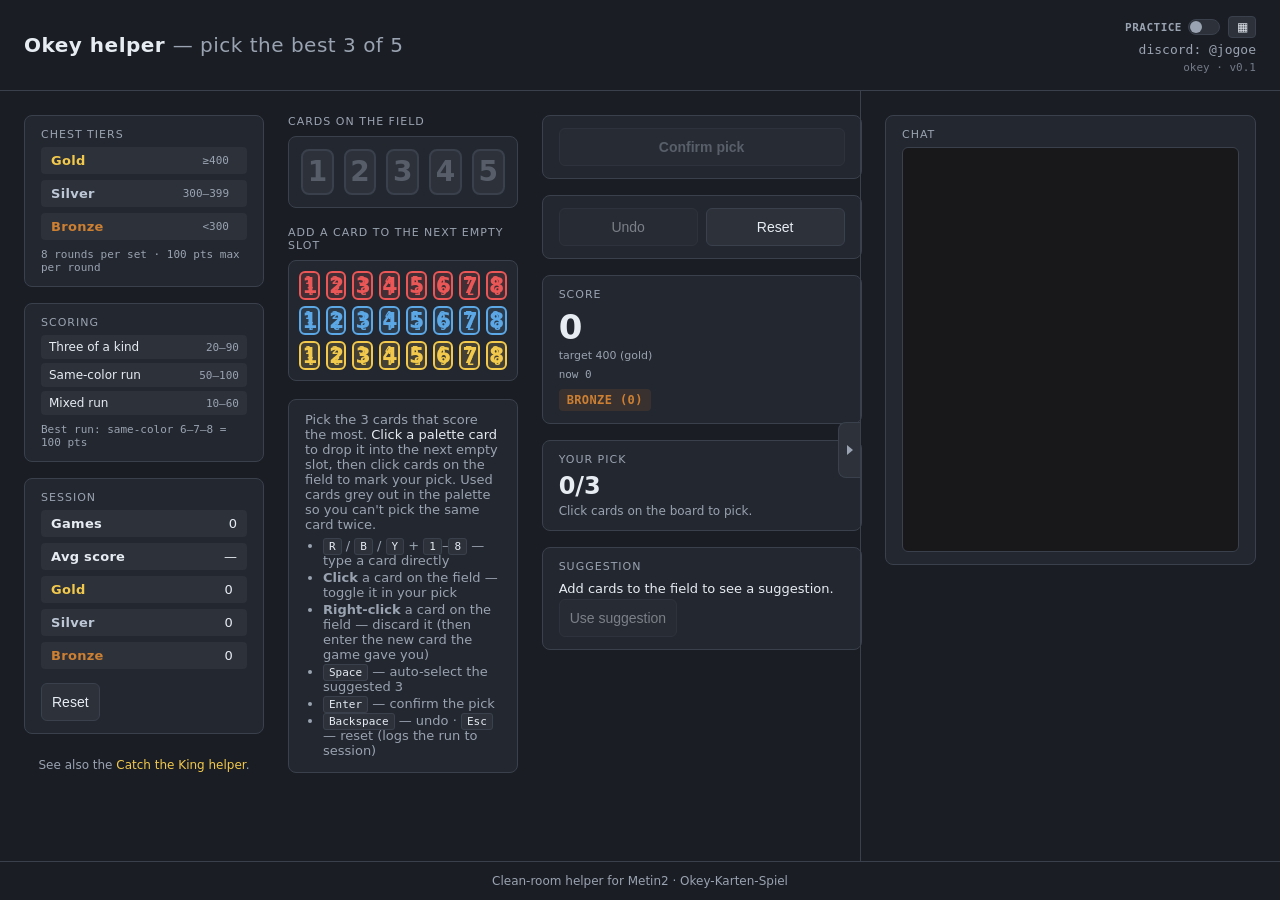
<file: okey/index.html>
<!DOCTYPE html>
<html lang="en">
<head>
  <meta charset="UTF-8" />
  <meta name="viewport" content="width=device-width, initial-scale=1.0" />
  <title>Okey helper für gekkox3 uwu owo &lt;3</title>
  <link rel="stylesheet" href="style.css" />
</head>
<body>
  <header>
    <h1>Okey helper <span class="subtle">— pick the best 3 of 5</span></h1>
    <div class="header-meta">
      <div class="header-controls">
        <label class="practice-toggle" title="Practice mode — auto-draws cards from the deck so you can play through a full game">
          <span class="practice-toggle-text">Practice</span>
          <input type="checkbox" id="practiceToggle" />
          <span class="practice-toggle-slider"></span>
        </label>
        <div class="header-toggles" role="group" aria-label="Toggles">
          <button id="minimalUiBtn" class="icon-toggle" type="button" aria-label="Toggle minimal UI" title="Toggle minimal UI">
            <span class="icon-on">▦</span><span class="icon-off">□</span>
          </button>
        </div>
      </div>
      <span class="discord">discord: @jogoe</span>
      <span class="version">okey · v0.1</span>
    </div>
  </header>

  <div class="page">
  <main>
    <aside class="stats-panel">
      <div class="info-block">
        <div class="label">Chest tiers</div>
        <ul class="chest-list">
          <li class="chest-row chest-gold">
            <span class="chest-name">Gold</span>
            <span class="chest-target">&ge;400</span>
          </li>
          <li class="chest-row chest-silver">
            <span class="chest-name">Silver</span>
            <span class="chest-target">300&ndash;399</span>
          </li>
          <li class="chest-row chest-bronze">
            <span class="chest-name">Bronze</span>
            <span class="chest-target">&lt;300</span>
          </li>
        </ul>
        <div class="chest-note">8 rounds per set · 100 pts max per round</div>
      </div>

      <div class="info-block">
        <div class="label">Scoring</div>
        <ul class="scoring-list">
          <li><span class="scoring-name">Three of a kind</span> <span class="scoring-range">20&ndash;90</span></li>
          <li><span class="scoring-name">Same-color run</span>  <span class="scoring-range">50&ndash;100</span></li>
          <li><span class="scoring-name">Mixed run</span>       <span class="scoring-range">10&ndash;60</span></li>
        </ul>
        <div class="chest-note">Best run: same-color 6&ndash;7&ndash;8 = 100 pts</div>
      </div>

      <div class="info-block">
        <div class="label">Session</div>
        <ul class="session-list">
          <li class="session-row">
            <span class="session-name">Games</span>
            <span><span id="sessionGames">0</span></span>
          </li>
          <li class="session-row">
            <span class="session-name">Avg score</span>
            <span><span id="sessionAvg">—</span></span>
          </li>
          <li class="session-row">
            <span class="session-name chest-gold">Gold</span>
            <span><span id="sessionGold">0</span>&nbsp;<span id="sessionPctGold" class="session-pct"></span></span>
          </li>
          <li class="session-row">
            <span class="session-name chest-silver">Silver</span>
            <span><span id="sessionSilver">0</span>&nbsp;<span id="sessionPctSilver" class="session-pct"></span></span>
          </li>
          <li class="session-row">
            <span class="session-name chest-bronze">Bronze</span>
            <span><span id="sessionBronze">0</span>&nbsp;<span id="sessionPctBronze" class="session-pct"></span></span>
          </li>
        </ul>
        <button id="sessionResetBtn" class="action-btn session-reset" type="button">Reset</button>
      </div>

      <div class="promo-text">
        See also the <a href="../ctk/">Catch the King helper</a>.
      </div>
    </aside>

    <section class="board-panel">
      <div class="board-area">
        <div class="board-label">Cards on the field</div>
        <div id="board" class="okey-board" aria-label="5-card Okey board"></div>
      </div>

      <div class="palette-area">
        <div class="board-label">Add a card to the next empty slot</div>
        <div id="palette" class="okey-palette" aria-label="Card palette"></div>
      </div>

      <div class="help">
        <p>Pick the 3 cards that score the most. <em>Click a palette card</em> to drop it into the next empty slot, then click cards on the field to mark your pick. Used cards grey out in the palette so you can't pick the same card twice.</p>
        <ul>
          <li><kbd>R</kbd> / <kbd>B</kbd> / <kbd>Y</kbd> + <kbd>1</kbd>&ndash;<kbd>8</kbd> &mdash; type a card directly</li>
          <li><strong>Click</strong> a card on the field &mdash; toggle it in your pick</li>
          <li><strong>Right-click</strong> a card on the field &mdash; discard it (then enter the new card the game gave you)</li>
          <li><kbd>Space</kbd> &mdash; auto-select the suggested 3</li>
          <li><kbd>Enter</kbd> &mdash; confirm the pick</li>
          <li><kbd>Backspace</kbd> &mdash; undo · <kbd>Esc</kbd> &mdash; reset (logs the run to session)</li>
        </ul>
      </div>
    </section>

    <aside class="info-panel">
      <div class="info-block button-row">
        <button id="confirmBtn" class="action-btn confirm-btn" type="button" disabled>Confirm pick</button>
      </div>

      <div class="info-block button-row">
        <button id="undoBtn" class="action-btn" type="button" disabled>Undo</button>
        <button id="resetBtn" class="reset-btn" type="button">Reset</button>
      </div>

      <div class="info-block">
        <div class="label">Score</div>
        <div id="score" class="score">0</div>
        <div class="score-target">target 400 (gold)</div>
        <div id="scoreCeiling" class="score-ceiling"></div>
        <div id="chestProjection" class="chest-projection"></div>
      </div>

      <div class="info-block">
        <div class="label">Your pick</div>
        <div id="pickTotal" class="pick-total">0/3</div>
        <div id="pickLabel" class="pick-label">Click cards on the board to pick.</div>
      </div>

      <div class="info-block">
        <div class="label">Suggestion</div>
        <div id="suggestionNote" class="suggestion-note">—</div>
        <button id="acceptSuggestionBtn" class="action-btn" type="button" disabled>Use suggestion</button>
      </div>
    </aside>
  </main>

  <aside class="chat-panel">
    <div class="info-block chat-block">
      <div class="label">
        <span>Chat</span>
      </div>
      <div id="twitchChatMount" class="twitch-chat-mount"></div>
    </div>
  </aside>
  </div>

  <footer>
    <span class="subtle">Clean-room helper for Metin2 &middot; Okey-Karten-Spiel</span>
  </footer>

  <button id="chatBtn" class="chat-tab" type="button" aria-label="Toggle chat" title="Toggle chat">
    <span class="chat-tab-arrow"></span>
  </button>

  <div id="toast" class="toast" role="status" aria-live="polite"></div>

  <script type="module" src="main.js"></script>
</body>
</html>
</file>
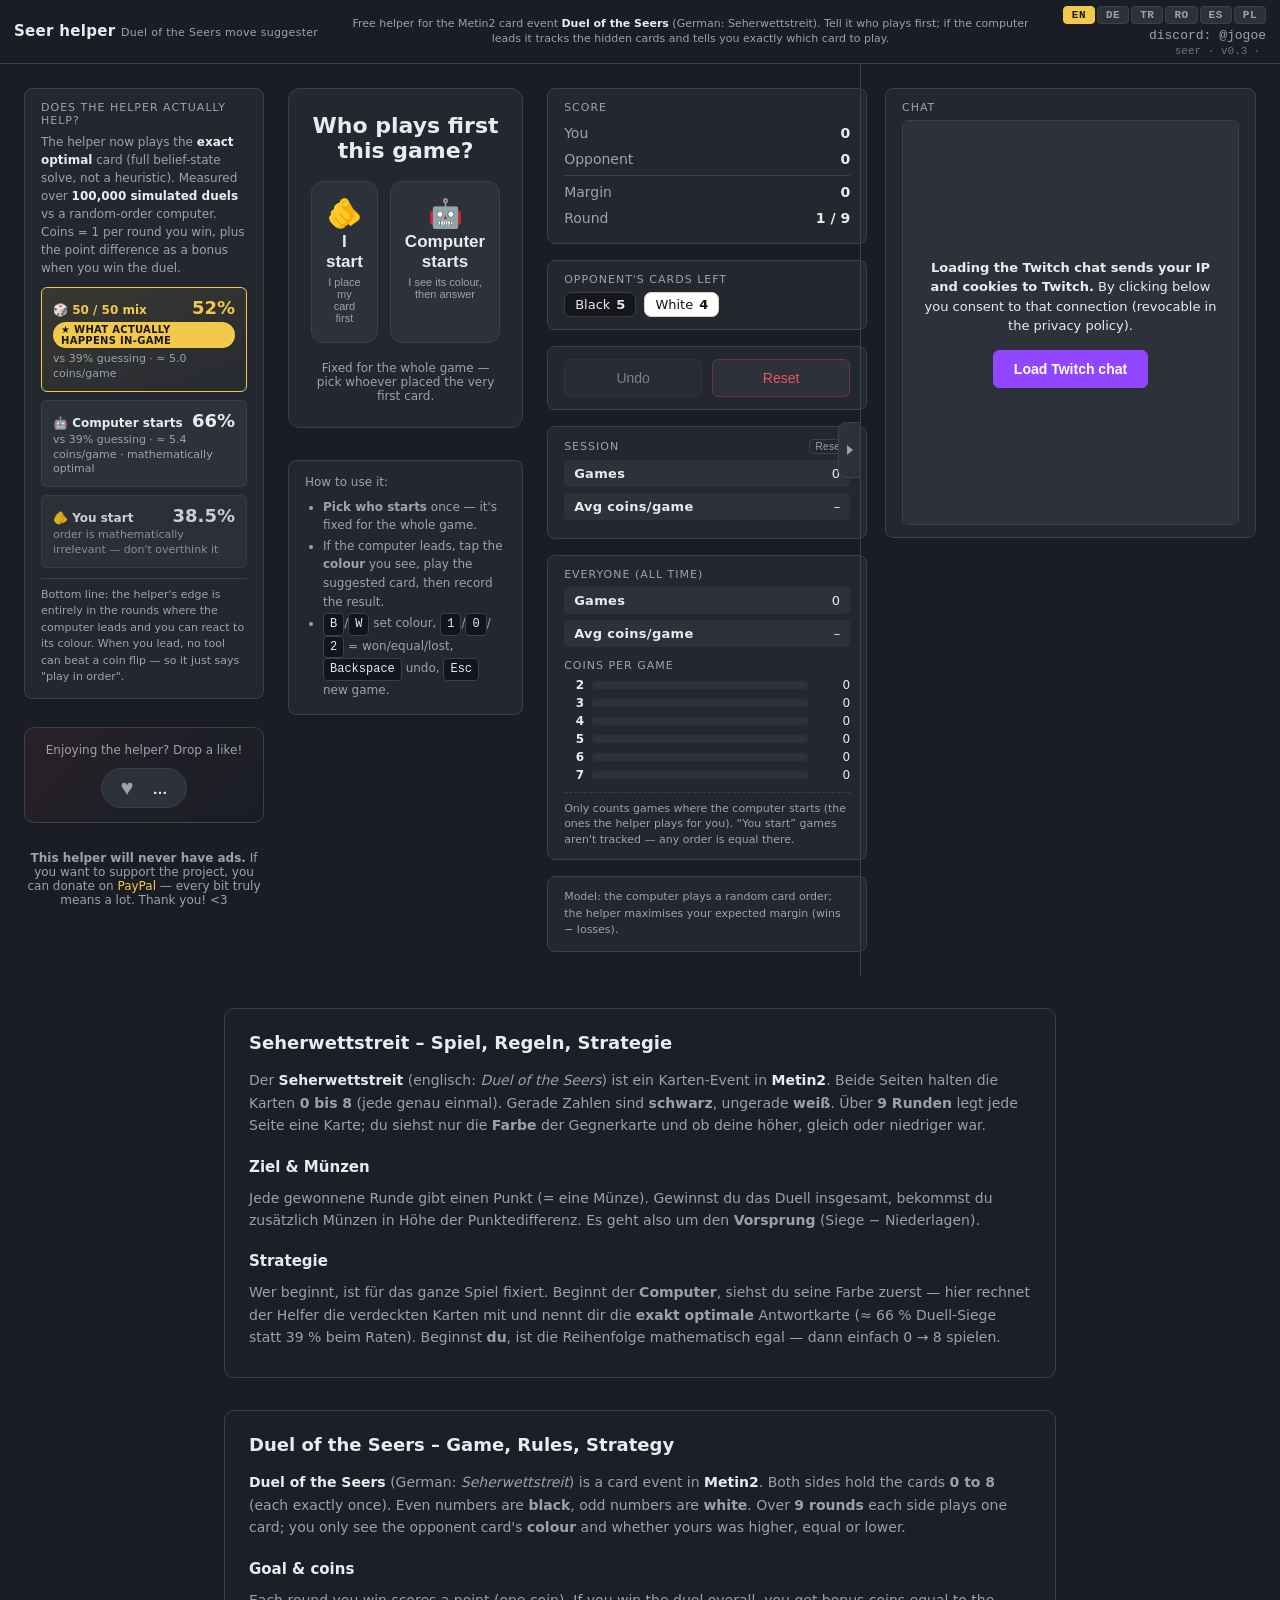
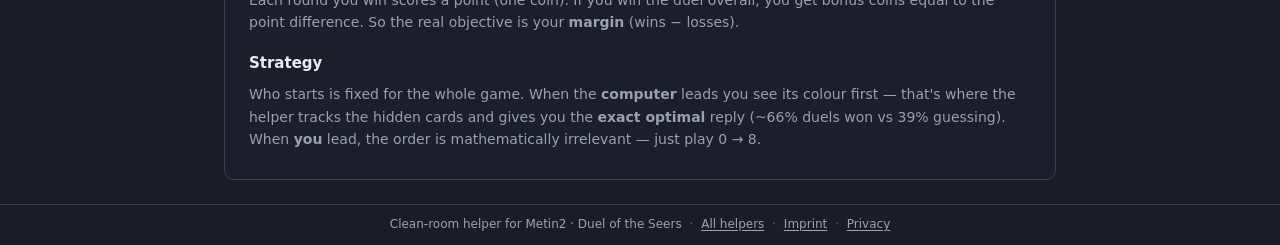
<file: seer/index.html>
<!DOCTYPE html>
<html lang="en">
<head>
  <meta charset="UTF-8" />
  <meta name="viewport" content="width=device-width, initial-scale=1.0" />
  <title>Seherwettstreit / Duel of the Seers Helper – Metin2 Solver</title>
  <meta name="description" content="Free open-source helper for the Metin2 Seherwettstreit (Duel of the Seers) card event. Tracks the opponent's hidden cards and suggests the best card every round." />
  <meta name="keywords" content="Seherwettstreit, Duel of the Seers, Seher, Metin2, Metin2 Helfer, Metin2 Helper, Metin2 Solver, Tarot, Kartenspiel, Sehermünzen, Sehertruhe" />
  <meta name="author" content="Jogoe" />
  <link rel="canonical" href="https://dominikloefflerniteo.github.io/ctk-helper-jogoe/seer/" />
  <meta property="og:type" content="website" />
  <meta property="og:title" content="Seherwettstreit / Duel of the Seers Helper – Metin2 Solver" />
  <meta property="og:description" content="Solver for the Metin2 Seherwettstreit card event. Live card suggestions that track the opponent's hidden hand." />
  <meta property="og:url" content="https://dominikloefflerniteo.github.io/ctk-helper-jogoe/seer/" />
  <meta property="og:locale" content="en_US" />
  <meta property="og:locale:alternate" content="de_DE" />
  <link rel="icon" type="image/svg+xml" href="favicon.svg" />
  <link rel="stylesheet" href="style.css" />
  <link rel="stylesheet" href="seer.css" />
</head>
<body>
  <header>
    <div class="header-left">
      <h1>Seer helper <span class="subtle" data-i18n="subtitle">Seherwettstreit move suggester</span></h1>
    </div>
    <p class="page-intro" data-i18n-html="pageIntro"></p>
    <div class="header-meta">
      <div class="header-controls">
        <div class="lang-switcher" role="group" aria-label="Language">
          <button type="button" class="lang-btn" data-lang="en">EN</button>
          <button type="button" class="lang-btn" data-lang="de">DE</button>
          <button type="button" class="lang-btn" data-lang="tr">TR</button>
          <button type="button" class="lang-btn" data-lang="ro">RO</button>
          <button type="button" class="lang-btn" data-lang="es">ES</button>
          <button type="button" class="lang-btn" data-lang="pl">PL</button>
        </div>
      </div>
      <span class="discord">discord: @jogoe</span>
      <span class="version">seer · v0.3<span class="version-views" id="versionViews"></span></span>
    </div>
  </header>

  <div class="page">
  <main>
    <!-- LEFT: stats + donate -->
    <aside class="stats-panel">
      <div class="info-block">
        <div class="label" data-i18n="statsTitle">Does the helper actually help?</div>
        <p class="seer-stats-lead" data-i18n-html="statsLead"></p>
        <ul class="seer-regimes">
          <li class="seer-regime good">
            <span class="sr-tag" data-i18n="scMixTag">🎲 50 / 50 mix</span>
            <span class="sr-big">52%</span>
            <span class="sr-real" data-i18n="realCase">★ what actually happens in-game</span>
            <span class="sr-cmp" data-i18n="scMixCmp"></span>
          </li>
          <li class="seer-regime">
            <span class="sr-tag" data-i18n="scPcTag">🤖 Computer starts</span>
            <span class="sr-big">66%</span>
            <span class="sr-cmp" data-i18n="scPcCmp"></span>
          </li>
          <li class="seer-regime meh">
            <span class="sr-tag" data-i18n="scMeTag">🫵 You start</span>
            <span class="sr-big">38.5%</span>
            <span class="sr-cmp" data-i18n="scMeCmp"></span>
          </li>
        </ul>
        <div class="seer-stats-foot" data-i18n="statsFoot"></div>
      </div>

      <div class="like-block">
        <p class="like-prompt" data-i18n="likePrompt">Enjoying the helper? Drop a like!</p>
        <button id="likeBtn" class="like-btn" type="button" aria-label="Like" title="Like">
          <span class="like-heart">♥</span>
          <span id="likeCount" class="like-count">…</span>
        </button>
      </div>

      <div class="promo-text" data-i18n-html="supportText">
        <strong>This helper will never have ads.</strong> If you want to support the project, you can donate on <a href="https://paypal.me/jogoe" target="_blank" rel="noopener">PayPal</a> &mdash; every bit truly means a lot. Thank you! &lt;3
      </div>
    </aside>

    <!-- CENTER: the play flow -->
    <section class="board-panel">
      <div class="play">

        <!-- STEP 0: who leads -->
        <div id="leaderPick" class="stage">
          <div class="big-q" data-i18n="whoFirst">Who plays first this game?</div>
          <div class="big-choice">
            <button id="leaderMe" class="choice-btn" type="button">
              <span class="choice-emoji">🫵</span>
              <span class="choice-main" data-i18n="iStart">I start</span>
              <span class="choice-sub" data-i18n="iStartSub">I place my card first</span>
            </button>
            <button id="leaderOpp" class="choice-btn" type="button">
              <span class="choice-emoji">🤖</span>
              <span class="choice-main" data-i18n="pcStart">Computer starts</span>
              <span class="choice-sub" data-i18n="pcStartSub">I see its colour, then answer</span>
            </button>
          </div>
          <p class="stage-note" data-i18n="leaderNote">Fixed for the whole game — pick whoever placed the first card.</p>
        </div>

        <!-- STEP A: I lead → just play 0..8, no thinking -->
        <div id="meStage" class="stage" hidden>
          <div class="banner-tip">
            <div class="banner-emoji">🎲</div>
            <div>
              <div class="banner-title" data-i18n="meTitle">You go first — just play 0 → 8 in order</div>
              <div class="banner-body" data-i18n-html="meBody"></div>
            </div>
          </div>
        </div>

        <!-- STEP B: computer leads → colour, then result -->
        <div id="oppStage" class="stage" hidden>
          <div id="askColour" class="ask">
            <div class="ask-q" data-i18n="colourQ">What colour is the computer's card?</div>
            <div class="big-choice two">
              <button id="colorBlack" class="choice-btn col-black" type="button">
                <span class="choice-main" data-i18n="black">Black</span>
                <span class="choice-sub" data-i18n="blackSub">even · 0 2 4 6 8</span>
              </button>
              <button id="colorWhite" class="choice-btn col-white" type="button">
                <span class="choice-main" data-i18n="white">White</span>
                <span class="choice-sub" data-i18n="whiteSub">odd · 1 3 5 7</span>
              </button>
            </div>
          </div>

          <div id="askResult" class="ask" hidden>
            <div class="play-card-cue">
              <span class="cue-label" data-i18n="playThis">Play this card</span>
              <span id="recCard" class="rec-card">–</span>
              <span id="recMeta" class="cue-meta"></span>
            </div>
            <div class="ask-q" data-i18n="resultQ">Did your card win?</div>
            <div class="big-choice three">
              <button id="resHigher" class="choice-btn res-win" type="button">
                <span class="choice-main" data-i18n="won">Won</span>
                <span class="choice-sub" data-i18n="wonSub">mine higher</span>
              </button>
              <button id="resEqual" class="choice-btn res-tie" type="button">
                <span class="choice-main" data-i18n="equal">Equal</span>
                <span class="choice-sub" data-i18n="equalSub">same number</span>
              </button>
              <button id="resLower" class="choice-btn res-loss" type="button">
                <span class="choice-main" data-i18n="lost">Lost</span>
                <span class="choice-sub" data-i18n="lostSub">mine lower</span>
              </button>
            </div>
          </div>

          <div id="oppOver" class="ask over" hidden>
            <div class="over-emoji">🏁</div>
            <div id="overText" class="over-text"></div>
          </div>

          <ol id="roundsLog" class="rounds-log"></ol>
        </div>
      </div>

      <div class="help">
        <p data-i18n-html="helpIntro"></p>
        <ul>
          <li data-i18n-html="helpLeader"></li>
          <li data-i18n-html="helpColour"></li>
          <li data-i18n-html="helpResult"></li>
        </ul>
      </div>
    </section>

    <!-- RIGHT: live status + controls -->
    <aside class="info-panel">
      <div class="info-block" id="scoreBlock">
        <div class="label" data-i18n="score">Score</div>
        <ul class="seer-score">
          <li><span class="ss-k" data-i18n="you">You</span><span id="scoreMe" class="ss-v">0</span></li>
          <li><span class="ss-k" data-i18n="opponent">Opponent</span><span id="scoreOpp" class="ss-v">0</span></li>
          <li class="ss-margin"><span class="ss-k" data-i18n="margin">Margin</span><span id="scoreMargin" class="stat-v">0</span></li>
          <li><span class="ss-k" data-i18n="round">Round</span><span id="roundNum" class="ss-v">1 / 9</span></li>
        </ul>
      </div>

      <div class="info-block" id="oppCardsBlock">
        <div class="label" data-i18n="oppCardsLeft">Opponent's cards left</div>
        <div class="opp-left">
          <span class="chip chip-black"><span data-i18n="black">Black</span> <b id="oppBlack">5</b></span>
          <span class="chip chip-white"><span data-i18n="white">White</span> <b id="oppWhite">4</b></span>
        </div>
      </div>

      <div class="info-block button-row" id="controlsBlock">
        <button id="undoBtn" class="action-btn" type="button" disabled data-i18n="undo">Undo</button>
        <button id="resetBtn" class="action-btn danger" type="button" data-i18n="reset">Reset</button>
      </div>

      <div class="info-block">
        <div class="label session-label">
          <span data-i18n="session">Session</span>
          <button id="seerSessionReset" class="session-reset" type="button" data-i18n="reset" title="Reset session">Reset</button>
        </div>
        <ul class="session-list">
          <li class="session-row"><span class="session-name" data-i18n="games">Games</span><span id="seerSessGames">0</span></li>
          <li class="session-row"><span class="session-name" data-i18n="avgCoins">Avg coins/game</span><span id="seerSessAvg">–</span></li>
        </ul>
      </div>

      <div class="info-block">
        <div class="label"><span data-i18n="globalAllTime">Everyone (all time)</span></div>
        <ul class="session-list">
          <li class="session-row"><span class="session-name" data-i18n="games">Games</span><span id="seerGlobGames">…</span></li>
          <li class="session-row"><span class="session-name" data-i18n="avgCoins">Avg coins/game</span><span id="seerGlobAvg">…</span></li>
        </ul>
        <div class="label sub" data-i18n="coinDist">Coins per game</div>
        <ul id="seerCoinDist" class="coin-dist"></ul>
        <div class="cd-note" data-i18n="statsScope"></div>
      </div>

      <div class="info-block model-note" id="modelNoteBlock" data-i18n="modelNote"></div>
    </aside>
  </main>

  <aside class="chat-panel">
    <div class="info-block chat-block">
      <div class="label">
        <span data-i18n="twitchChat">Chat</span>
      </div>
      <div id="twitchChatMount" class="twitch-chat-mount">
        <div id="twitchConsent" class="twitch-consent">
          <p data-i18n-html="twitchConsentBody"></p>
          <button id="twitchConsentBtn" type="button" class="action-btn" data-i18n="twitchConsentBtn">Load Twitch chat</button>
        </div>
      </div>
    </div>
  </aside>
  </div>

  <article class="long-form" id="guide">
    <section lang="de" class="long-form-section">
      <h2>Seherwettstreit – Spiel, Regeln, Strategie</h2>
      <p>
        Der <strong>Seherwettstreit</strong> (englisch: <em>Duel of the Seers</em>) ist
        ein Karten-Event in <strong>Metin2</strong>. Beide Seiten halten die Karten
        <b>0 bis 8</b> (jede genau einmal). Gerade Zahlen sind <b>schwarz</b>, ungerade
        <b>weiß</b>. Über <b>9 Runden</b> legt jede Seite eine Karte; du siehst nur die
        <b>Farbe</b> der Gegnerkarte und ob deine höher, gleich oder niedriger war.
      </p>
      <h3>Ziel &amp; Münzen</h3>
      <p>
        Jede gewonnene Runde gibt einen Punkt (= eine Münze). Gewinnst du das Duell
        insgesamt, bekommst du zusätzlich Münzen in Höhe der Punktedifferenz. Es geht
        also um den <b>Vorsprung</b> (Siege − Niederlagen).
      </p>
      <h3>Strategie</h3>
      <p>
        Wer beginnt, ist für das ganze Spiel fixiert. Beginnt der <b>Computer</b>, siehst
        du seine Farbe zuerst — hier rechnet der Helfer die verdeckten Karten mit und
        nennt dir die <b>exakt optimale</b> Antwortkarte (≈ 66 % Duell-Siege statt 39 % beim Raten).
        Beginnst <b>du</b>, ist die Reihenfolge mathematisch egal — dann einfach
        0 → 8 spielen.
      </p>
    </section>

    <section lang="en" class="long-form-section">
      <h2>Duel of the Seers – Game, Rules, Strategy</h2>
      <p>
        <strong>Duel of the Seers</strong> (German: <em>Seherwettstreit</em>) is a card
        event in <strong>Metin2</strong>. Both sides hold the cards <b>0 to 8</b> (each
        exactly once). Even numbers are <b>black</b>, odd numbers are <b>white</b>. Over
        <b>9 rounds</b> each side plays one card; you only see the opponent card's
        <b>colour</b> and whether yours was higher, equal or lower.
      </p>
      <h3>Goal &amp; coins</h3>
      <p>
        Each round you win scores a point (one coin). If you win the duel overall, you
        get bonus coins equal to the point difference. So the real objective is your
        <b>margin</b> (wins − losses).
      </p>
      <h3>Strategy</h3>
      <p>
        Who starts is fixed for the whole game. When the <b>computer</b> leads you see
        its colour first — that's where the helper tracks the hidden cards and gives you
        the <b>exact optimal</b> reply (~66% duels won vs 39% guessing). When <b>you</b> lead, the order
        is mathematically irrelevant — just play 0 → 8.
      </p>
    </section>
  </article>

  <footer>
    <span class="subtle" data-i18n="footer">Clean-room helper for Metin2 · Seherwettstreit</span>
    <span class="footer-sep">·</span>
    <button class="footer-link" type="button" onclick="location.href='../'" data-i18n="allHelpers">All helpers</button>
    <span class="footer-sep">·</span>
    <button class="footer-link" type="button" data-open-modal="impressumModal" data-i18n="impressum">Impressum</button>
    <span class="footer-sep">·</span>
    <button class="footer-link" type="button" data-open-modal="datenschutzModal" data-i18n="privacy">Privacy</button>
  </footer>

  <button id="chatBtn" class="chat-tab" type="button" aria-label="Toggle chat" title="Toggle chat">
    <span class="chat-tab-arrow"></span>
  </button>

  <div id="impressumModal" class="modal" role="dialog" aria-modal="true" aria-labelledby="impressumTitle" hidden>
    <div class="modal-backdrop" data-close></div>
    <div class="modal-card" tabindex="-1">
      <button class="modal-close" type="button" aria-label="Close" data-close>&times;</button>
      <h2 id="impressumTitle" data-i18n="impressumTitle">Impressum</h2>
      <div data-i18n-html="impressumBody"></div>
    </div>
  </div>

  <div id="datenschutzModal" class="modal" role="dialog" aria-modal="true" aria-labelledby="datenschutzTitle" hidden>
    <div class="modal-backdrop" data-close></div>
    <div class="modal-card" tabindex="-1">
      <button class="modal-close" type="button" aria-label="Close" data-close>&times;</button>
      <h2 id="datenschutzTitle" data-i18n="datenschutzTitle">Datenschutzerklärung</h2>
      <div data-i18n-html="datenschutzBody"></div>
      <div class="datenschutz-controls">
        <button id="revokeTwitchConsentBtn" type="button" class="action-btn" data-i18n="revokeTwitchConsent">Revoke Twitch chat consent</button>
      </div>
    </div>
  </div>

  <div id="toast" class="toast" role="status" aria-live="polite"></div>

  <script type="module" src="main.js"></script>
</body>
</html>
</file>
<file: ctk/style.css>
:root {
  --bg: #1a1d24;
  --bg-2: #23272f;
  --bg-3: #2c313a;
  --fg: #e7ecf3;
  --fg-dim: #9aa3b1;
  --accent: #f2c94c;
  --danger: #eb5757;
  --safe: #27ae60;
  --warn: #f2994a;
  --border: #3a414c;

  --v1: #8a94a6;
  --v2: #56cc9d;
  --v3: #5ca8e6;
  --v4: #b48be8;
  --v5: #eb5757;
  --vk: #f2c94c;
}

* { box-sizing: border-box; }

body {
  margin: 0;
  background: var(--bg);
  color: var(--fg);
  font-family: system-ui, -apple-system, "Segoe UI", Roboto, sans-serif;
  min-height: 100vh;
  display: flex;
  flex-direction: column;
}

header {
  padding: 6px 14px;
  border-bottom: 1px solid var(--border);
  display: flex;
  align-items: center;
  gap: 18px;
}
.header-left {
  flex: 0 0 auto;
  min-width: 0;
}
.header-left h1 { margin: 0; font-size: 15px; line-height: 1.15; letter-spacing: 0.3px; white-space: nowrap; }
.header-left h1 .subtle { font-size: 11px; }
.page-intro {
  margin: 0;
  flex: 1 1 auto;
  text-align: center;
  color: var(--muted, #9aa1ac);
  font-size: 11px;
  line-height: 1.35;
  max-width: 720px;
  margin-left: auto;
  margin-right: auto;
}
.page-intro strong { color: var(--fg, #e7eaef); }
body.minimal-ui .page-intro { display: none; }
@media (max-width: 1100px) {
  .header-left h1 { white-space: normal; }
  .header-left h1 .subtle { display: none; }
}
@media (max-width: 900px) {
  header { flex-wrap: wrap; }
  .page-intro { order: 3; flex-basis: 100%; text-align: left; max-width: 100%; }
}

/* ---------- long-form SEO content ---------- */
.long-form {
  max-width: 880px;
  margin: 32px auto 24px;
  padding: 0 24px;
  display: grid;
  gap: 32px;
}
.long-form-section {
  background: var(--panel, #1a1f2a);
  border: 1px solid var(--border, #2a313e);
  border-radius: 10px;
  padding: 20px 24px;
  color: var(--fg, #e7eaef);
  font-size: 14px;
  line-height: 1.6;
}
.long-form-section h2 {
  margin: 0 0 12px;
  font-size: 18px;
  color: var(--fg, #e7eaef);
}
.long-form-section h3 {
  margin: 18px 0 8px;
  font-size: 15px;
  color: var(--fg, #e7eaef);
}
.long-form-section p { margin: 8px 0; color: var(--muted, #9aa1ac); }
.long-form-section p strong, .long-form-section li b { color: var(--fg, #e7eaef); }
.long-form-section ul { margin: 6px 0 10px 22px; color: var(--muted, #9aa1ac); }
.long-form-section li { margin: 4px 0; }
.long-form-section kbd {
  display: inline-block;
  padding: 1px 6px;
  font-family: ui-monospace, "SF Mono", Menlo, monospace;
  font-size: 12px;
  background: #11151c;
  border: 1px solid var(--border, #2a313e);
  border-radius: 4px;
  color: var(--fg, #e7eaef);
}
body.minimal-ui .long-form { display: none; }

.header-meta {
  display: flex;
  flex-direction: column;
  align-items: flex-end;
  gap: 2px;
}

.lang-switcher {
  display: inline-flex;
  gap: 2px;
  margin-bottom: 2px;
}
.lang-btn {
  background: var(--bg-3);
  border: 1px solid var(--border);
  color: var(--fg-dim);
  padding: 2px 8px;
  font-size: 11px;
  font-weight: 600;
  letter-spacing: 0.5px;
  font-family: ui-monospace, "SF Mono", Menlo, monospace;
  border-radius: 4px;
  cursor: pointer;
  transition: background 100ms ease, color 100ms ease, border-color 100ms ease;
}
.lang-btn:hover { background: var(--bg-2); color: var(--fg); border-color: var(--fg-dim); }
.lang-btn.active {
  background: var(--accent);
  color: #1a1a1a;
  border-color: var(--accent);
}

.discord {
  color: var(--fg-dim);
  font-size: 13px;
  font-family: ui-monospace, "SF Mono", Menlo, monospace;
}

.version {
  /* Use a dimmer colour directly — `opacity: 0.7` cascades to descendants
   * and would make the version-history tooltip 30% see-through. */
  color: #6b7382;
  font-size: 11px;
  font-family: ui-monospace, "SF Mono", Menlo, monospace;
}

h1 {
  margin: 0;
  font-size: 20px;
  font-weight: 600;
  letter-spacing: 0.5px;
}

.subtle { color: var(--fg-dim); font-weight: 400; }

main {
  flex: 1;
  display: grid;
  grid-template-columns: 240px 1fr 320px;
  gap: 24px;
  padding: 24px;
  max-width: 1220px;
  margin: 0 auto;
  width: 100%;
}

.stats-panel {
  display: flex;
  flex-direction: column;
  gap: 16px;
}

.chest-list, .session-list {
  list-style: none;
  padding: 0;
  margin: 0 0 6px 0;
  display: flex;
  flex-direction: column;
  gap: 6px;
}
.chest-row, .session-row {
  display: grid;
  grid-template-columns: 1fr auto auto;
  align-items: center;
  gap: 8px;
  background: var(--bg-3);
  border-radius: 4px;
  padding: 6px 10px;
  font-size: 13px;
}
.session-row {
  grid-template-columns: 1fr auto;
}
.chest-name, .session-name {
  font-weight: 700;
  letter-spacing: 0.3px;
}
.chest-target {
  color: var(--fg-dim);
  font-size: 11px;
  font-family: ui-monospace, "SF Mono", Menlo, monospace;
}
.chest-pct {
  font-weight: 700;
  font-family: ui-monospace, "SF Mono", Menlo, monospace;
  min-width: 44px;
  text-align: right;
}
.chest-gold .chest-name,
.session-name.chest-gold { color: #f2c94c; }
.chest-silver .chest-name,
.session-name.chest-silver { color: #bdc7d6; }
.chest-bronze .chest-name,
.session-name.chest-bronze { color: #cd7f32; }
.chest-note {
  color: var(--fg-dim);
  font-size: 11px;
  margin-top: 8px;
  font-family: ui-monospace, "SF Mono", Menlo, monospace;
}
.session-pct {
  color: var(--fg-dim);
  font-size: 11px;
}
.session-label {
  display: flex;
  align-items: center;
  justify-content: space-between;
  gap: 8px;
}
.session-reset {
  background: transparent;
  border: 1px solid var(--border);
  color: var(--fg-dim);
  font-size: 10px;
  letter-spacing: 0.3px;
  padding: 1px 6px;
  border-radius: 4px;
  cursor: pointer;
  transition: background 100ms ease, color 100ms ease, border-color 100ms ease;
}
.session-reset:hover { background: var(--bg-2); color: var(--fg); border-color: var(--fg-dim); }

.board-panel {
  display: flex;
  flex-direction: column;
  gap: 16px;
}

.board {
  display: grid;
  grid-template-columns: repeat(5, 1fr);
  grid-template-rows: repeat(5, 1fr);
  gap: 6px;
  aspect-ratio: 1;
  max-width: 560px;
  width: 100%;
  align-self: center;
  background: var(--bg-2);
  padding: 8px;
  border-radius: 8px;
  border: 1px solid var(--border);
}

.cell {
  background: var(--bg-3);
  border: 2px solid var(--border);
  border-radius: 6px;
  display: flex;
  align-items: center;
  justify-content: center;
  font-size: 32px;
  font-weight: 700;
  cursor: pointer;
  position: relative;
  user-select: none;
  transition: transform 60ms ease, border-color 100ms ease, background 100ms ease;
}

.cell:hover {
  border-color: var(--fg);
  transform: translateY(-1px);
}

.cell.revealed { cursor: default; }
.cell.revealed:hover { transform: none; border-color: var(--border); }

/* Revealed but not yet scored — can be claimed with a sufficient hand card.
 * Dimmed so scored cells visually fade into the background. */
.cell.revealed.unscored { opacity: 0.55; cursor: pointer; }
.cell.revealed.unscored:hover { opacity: 0.85; border-color: var(--accent); }

/* Unscored but unclaimable on the current turn — 5-turn with a 5 adjacent.
 * Clicking would be caught in-game, so the helper blocks it too. */
.cell.revealed.unscored-locked { cursor: not-allowed; opacity: 0.35; }
.cell.revealed.unscored-locked:hover { opacity: 0.4; border-color: var(--border); }

/* Default (filled) style: card BACKGROUND is coloured by value, number stays
 * bright white. Easier to scan at a glance and matches in-game card faces.
 * The legacy style (toggle in header) restores the original colored-number
 * look — body.legacy-style overrides this block. */
.cell[data-value="1"] { background: #2d5a2d; color: #fff; }
.cell[data-value="2"] { background: #c97318; color: #fff; }
.cell[data-value="3"] { background: #a8a428; color: #fff; }
.cell[data-value="4"] { background: #a02ca0; color: #fff; }
.cell[data-value="5"] { background: #1f2a78; color: #fff; }
.cell[data-value="K"] { background: #b03030; color: #fff; }

body.legacy-style .cell[data-value="1"] { background: var(--bg-3); color: var(--v1); }
body.legacy-style .cell[data-value="2"] { background: var(--bg-3); color: var(--v2); }
body.legacy-style .cell[data-value="3"] { background: var(--bg-3); color: var(--v3); }
body.legacy-style .cell[data-value="4"] { background: var(--bg-3); color: var(--v4); }
body.legacy-style .cell[data-value="5"] { background: rgba(235, 87, 87, 0.08); color: var(--v5); }
body.legacy-style .cell[data-value="K"] { background: rgba(242, 201, 76, 0.1); color: var(--vk); }

.cell.flashed::after {
  content: "!";
  position: absolute;
  top: 4px;
  right: 6px;
  font-size: 12px;
  color: var(--warn);
  font-weight: 700;
}

.cell.possible5 {
  background: rgba(235, 87, 87, 0.12);
  box-shadow: inset 0 0 0 2px rgba(235, 87, 87, 0.45);
}
.cell.safe5 {
  box-shadow: inset 0 0 0 2px rgba(39, 174, 96, 0.25);
}
/* Flipping with the 5-card carries no catch risk here. Shown as a strong green
 * outline that stacks on top of possible5/must5 styling when applicable. */
.cell.safe-flip {
  background: rgba(39, 174, 96, 0.16);
  box-shadow: inset 0 0 0 3px rgba(39, 174, 96, 0.7);
}
.cell.safe-flip.must5 {
  background: rgba(235, 87, 87, 0.25);
  box-shadow:
    inset 0 0 0 3px rgba(39, 174, 96, 0.75),
    inset 0 0 0 6px rgba(235, 87, 87, 0.55);
}
.cell.must5 {
  /* Looks like a revealed 5 (red text on light-red bg from data-value="5"),
   * plus a dashed red border to show it's a deduction rather than observed. */
  background: rgba(235, 87, 87, 0.14);
  border-style: dashed;
  border-color: rgba(235, 87, 87, 0.75);
}
.cell.possible5 .prob { color: var(--danger); }

.cell.suggested {
  border-color: var(--accent);
  box-shadow:
    0 0 0 4px rgba(242, 201, 76, 0.35),
    0 0 18px 4px rgba(242, 201, 76, 0.55),
    inset 0 0 0 2px var(--accent);
  animation: pulse 1.3s ease-in-out infinite;
}
/* The .unscored opacity dims the whole cell including the HINT badge, making
 * the suggestion read as muted. Override on the suggested cell so it stays
 * full-strength regardless of unscored state. */
.cell.revealed.unscored.suggested { opacity: 1; }

/* Floating "TIPP" pill badge so the suggestion is unmistakable. Sits on the
   top-left corner of the cell, animated with the same pulse rhythm. */
.cell.suggested::before {
  content: "HINT";
  position: absolute;
  top: -11px;
  left: -8px;
  font-size: 11px;
  font-weight: 800;
  letter-spacing: 0.6px;
  padding: 3px 9px;
  background: var(--accent);
  color: #1a1a1a;
  border: 2px solid #1a1a1a;
  border-radius: 999px;
  box-shadow: 0 2px 8px rgba(0, 0, 0, 0.6), 0 0 12px rgba(242, 201, 76, 0.85);
  z-index: 4;
  pointer-events: none;
  animation: tip-bob 1.3s ease-in-out infinite;
}

@keyframes pulse {
  0%, 100% {
    box-shadow:
      0 0 0 4px rgba(242, 201, 76, 0.35),
      0 0 18px 4px rgba(242, 201, 76, 0.55),
      inset 0 0 0 2px var(--accent);
  }
  50% {
    box-shadow:
      0 0 0 8px rgba(242, 201, 76, 0.5),
      0 0 28px 6px rgba(242, 201, 76, 0.75),
      inset 0 0 0 2px var(--accent);
  }
}
@keyframes tip-bob {
  0%, 100% { transform: translateY(0)    rotate(-4deg); }
  50%      { transform: translateY(-3px) rotate(-1deg); }
}
html[lang="de"] .cell.suggested::before { content: "TIPP"; }

.money-icon-wrap {
  position: absolute;
  top: 50%;
  left: 50%;
  width: 70%;
  height: 70%;
  transform: translate(-50%, -50%);
  pointer-events: none;
  animation: money-wobble 1.3s ease-in-out infinite;
  filter: drop-shadow(0 2px 4px rgba(0, 0, 0, 0.4));
}
.money-icon-wrap svg { width: 100%; height: 100%; display: block; }

@keyframes money-wobble {
  0%, 100% { transform: translate(-50%, -50%) rotate(-10deg); }
  50%      { transform: translate(-50%, -50%) rotate(10deg); }
}

.cell .prob {
  position: absolute;
  bottom: 4px;
  left: 6px;
  font-size: 10px;
  font-weight: 500;
  color: var(--fg-dim);
  letter-spacing: 0;
}

.disclaimer {
  background: rgba(242, 153, 74, 0.08);
  border: 1px solid rgba(242, 153, 74, 0.3);
  border-left: 3px solid var(--warn);
  border-radius: 6px;
  padding: 10px 14px;
  font-size: 12px;
  color: var(--fg-dim);
  line-height: 1.5;
}
.disclaimer strong { color: var(--warn); }

.promo-text {
  margin: 8px 0 16px 0;
  font-size: 12px;
  color: var(--fg-dim);
  text-align: center;
}

.promo-text a {
  color: var(--accent);
  text-decoration: none;
}

.promo-text a:hover {
  text-decoration: underline;
}

.help {
  background: var(--bg-2);
  border: 1px solid var(--border);
  border-radius: 8px;
  padding: 12px 16px;
  font-size: 13px;
  color: var(--fg-dim);
}
.help p { margin: 0 0 6px; }
.help ul { margin: 0; padding-left: 18px; }
.help li { margin: 2px 0; }
.help em { color: var(--fg); font-style: normal; }
kbd {
  background: var(--bg-3);
  border: 1px solid var(--border);
  border-radius: 3px;
  padding: 1px 5px;
  font-size: 11px;
  font-family: ui-monospace, "SF Mono", Menlo, monospace;
  color: var(--fg);
}

.info-panel {
  display: flex;
  flex-direction: column;
  gap: 16px;
}

.info-block {
  background: var(--bg-2);
  border: 1px solid var(--border);
  border-radius: 8px;
  padding: 12px 16px;
}

.label {
  font-size: 11px;
  letter-spacing: 1px;
  text-transform: uppercase;
  color: var(--fg-dim);
  margin-bottom: 6px;
}

.current-card {
  font-size: 42px;
  font-weight: 700;
  color: var(--accent);
  line-height: 1;
}
.current-card.done { color: var(--fg-dim); }

.turn-hint {
  font-size: 12px;
  color: var(--fg-dim);
  margin-top: 4px;
}

.score {
  font-size: 34px;
  font-weight: 700;
}
.score.good { color: var(--safe); }
.score-target {
  font-size: 11px;
  color: var(--fg-dim);
  margin-top: 2px;
}
.score-ceiling {
  font-size: 11px;
  color: var(--fg-dim);
  margin-top: 6px;
  font-family: ui-monospace, "SF Mono", Menlo, monospace;
}
.score-ceiling.unreachable { color: var(--danger); }
.score-ceiling.within-reach { color: var(--safe); }

.game-gold-pct {
  font-size: 28px;
  font-weight: 700;
  color: var(--accent);
  line-height: 1;
}
.game-gold-pct.cold  { color: var(--danger); }
.game-gold-pct.warm  { color: var(--warn); }
.game-gold-pct.hot   { color: var(--safe); }
.game-gold-note {
  font-size: 11px;
  color: var(--fg-dim);
  margin-top: 6px;
  font-family: ui-monospace, "SF Mono", Menlo, monospace;
}

.toast {
  position: fixed;
  top: 24px;
  left: 50%;
  transform: translateX(-50%);
  background: var(--bg-2);
  border: 1px solid var(--warn);
  border-left: 3px solid var(--warn);
  color: var(--fg);
  padding: 10px 18px;
  border-radius: 6px;
  font-size: 13px;
  opacity: 0;
  pointer-events: none;
  transition: opacity 180ms ease, transform 180ms ease;
  z-index: 1000;
  max-width: 90vw;
}
.toast.toast-show {
  opacity: 1;
  transform: translateX(-50%) translateY(2px);
}

.remaining {
  list-style: none;
  padding: 0;
  margin: 0;
  display: grid;
  grid-template-columns: repeat(3, 1fr);
  gap: 6px;
}
.remaining li {
  background: var(--bg-3);
  border-radius: 4px;
  padding: 6px 8px;
  font-size: 13px;
  display: flex;
  justify-content: space-between;
  align-items: center;
}
.remaining .v { font-weight: 700; }
.remaining[data-v="1"] .v { color: var(--v1); }

.suggestion-note {
  font-size: 13px;
  color: var(--fg);
  line-height: 1.5;
}

.suggestion-label {
  display: flex;
  justify-content: space-between;
  align-items: center;
  gap: 8px;
}

/* Inline help badge ("?") next to a panel label, with a custom hover
 * popup (the native `title` tooltip has a ~1s delay and can't be
 * styled). The tooltip text comes from i18n via the inner span's
 * data-i18n attribute. */
.info-hint {
  position: relative;
  display: inline-flex;
  align-items: center;
  justify-content: center;
  margin-left: 8px;
  width: 16px;
  height: 16px;
  border-radius: 50%;
  border: 1px solid currentColor;
  font-size: 11px;
  font-weight: 700;
  line-height: 1;
  opacity: 0.55;
  cursor: help;
  user-select: none;
  vertical-align: middle;
}
.info-hint:hover, .info-hint:focus { opacity: 1; outline: none; }

.info-hint-tooltip {
  position: absolute;
  left: 50%;
  top: calc(100% + 10px);
  transform: translateX(-50%);
  width: 300px;
  padding: 12px 14px;
  background-color: #000 !important;
  background: #000 !important;
  color: #f0f0f0;
  border: 1px solid #444;
  border-radius: 8px;
  font-size: 12.5px;
  font-weight: 400;
  line-height: 1.5;
  text-align: left;
  white-space: normal;
  pointer-events: none;
  display: none;
  z-index: 99999;
  isolation: isolate;
  box-shadow: 0 6px 18px rgba(0, 0, 0, 0.8);
}
/* Little arrow pointing up at the badge. */
.info-hint-tooltip::before {
  content: "";
  position: absolute;
  left: 50%;
  top: -6px;
  transform: translateX(-50%) rotate(45deg);
  width: 10px;
  height: 10px;
  background-color: #000;
  border-left: 1px solid #444;
  border-top: 1px solid #444;
}
.info-hint-tooltip strong {
  display: block;
  margin-bottom: 8px;
  color: #fff;
  font-size: 13px;
}
.info-hint-tooltip ul {
  margin: 0;
  padding-left: 18px;
  list-style-type: disc;
}
.info-hint-tooltip li {
  margin: 4px 0;
  color: #cfcfcf;
}
.info-hint:hover .info-hint-tooltip,
.info-hint:focus .info-hint-tooltip {
  display: block;
}

/* Version-history variant: anchor to the right edge so it doesn't overflow
 * the viewport when the badge is in the top-right corner of the header. */
.info-hint-tooltip-version {
  width: 380px;
  left: auto;
  right: 0;
  transform: none;
}
.info-hint-tooltip-version::before {
  left: auto;
  right: 6px;
  transform: rotate(45deg);
}
.info-hint-tooltip-version ul.version-history {
  margin: 0;
  padding-left: 0;
  list-style: none;
}
.info-hint-tooltip-version ul.version-history li {
  margin: 0 0 8px 0;
  padding-left: 0;
}
.info-hint-tooltip-version ul.version-history li:last-child {
  margin-bottom: 0;
}
.info-hint-tooltip-version ul.version-history li b {
  color: #ffd57a;
  font-weight: 600;
}
.info-hint-tooltip-version .version-note {
  margin-top: 10px;
  padding-top: 8px;
  border-top: 1px solid #3a3a3a;
  font-size: 11.5px;
  color: #b8b8b8;
  font-style: italic;
}
/* The version history is long; cap height and allow scrolling. */
.info-hint-tooltip-version {
  max-height: 70vh;
  overflow-y: auto;
}

.button-row {
  display: flex;
  gap: 8px;
}
.action-btn,
.reset-btn {
  flex: 1;
  background: var(--bg-3);
  border: 1px solid var(--border);
  color: var(--fg);
  padding: 10px;
  font-size: 14px;
  border-radius: 6px;
  cursor: pointer;
  transition: background 100ms ease, border-color 100ms ease, opacity 100ms ease;
}
.action-btn:hover:not(:disabled) { background: var(--bg-2); border-color: var(--fg-dim); }
.action-btn:disabled { opacity: 0.45; cursor: not-allowed; }
.reset-btn:hover { background: var(--danger); border-color: var(--danger); }

.reset-undo-btn {
  background: var(--accent, #f2c94c);
  color: #1a1a1a;
  border: 1px solid var(--accent, #f2c94c);
  font-weight: 600;
  position: relative;
  overflow: hidden;
}
.reset-undo-btn:hover { filter: brightness(1.1); background: var(--accent, #f2c94c); border-color: var(--accent, #f2c94c); }
.reset-undo-btn::after {
  content: "";
  position: absolute;
  left: 0; bottom: 0;
  height: 3px;
  width: 100%;
  background: rgba(0, 0, 0, 0.35);
  transform-origin: left;
  animation: reset-undo-bar 8s linear forwards;
}
@keyframes reset-undo-bar {
  from { transform: scaleX(1); }
  to   { transform: scaleX(0); }
}

footer {
  padding: 12px 24px;
  border-top: 1px solid var(--border);
  font-size: 12px;
  text-align: center;
}

@media (max-width: 1000px) {
  main {
    grid-template-columns: 1fr;
  }
  .board { max-width: 100%; }
}

/* Money rain — fires when this game's gold chance hits 100%. The container is
   non-interactive (pointer-events: none) so it never blocks clicks. Coins are
   absolutely positioned and removed once their fall animation ends. */
.money-rain {
  position: fixed;
  inset: 0;
  pointer-events: none;
  overflow: hidden;
  z-index: 9999;
  /* Default to display:none so the empty container doesn't sit over the
     Twitch iframe — Twitch's anti-clickjacking detection blocks chat when
     ANY element overlaps their iframe rect, even with pointer-events:none. */
  display: none;
}
.money-rain.active { display: block; }
.money-rain .coin {
  position: absolute;
  top: -10vh;
  font-size: 28px;
  user-select: none;
  will-change: transform, opacity;
  animation: coinFall linear forwards;
}
@keyframes coinFall {
  0%   { transform: translateY(0) rotate(0deg);    opacity: 1; }
  90%  { opacity: 1; }
  100% { transform: translateY(115vh) rotate(720deg); opacity: 0.2; }
}

/* Gold-locked glow — pulses the gold-chance % when this game can no longer
   miss the gold chest. Uses currentColor so it picks up the .hot tint. */
.game-gold-pct.locked {
  animation: goldLockedPulse 1.4s ease-in-out infinite;
  text-shadow: 0 0 8px currentColor, 0 0 18px currentColor;
}
@keyframes goldLockedPulse {
  0%, 100% { filter: brightness(1);    text-shadow: 0 0 6px currentColor, 0 0 14px currentColor; }
  50%      { filter: brightness(1.35); text-shadow: 0 0 12px currentColor, 0 0 26px currentColor; }
}

/* Like block — sits in the stats sidebar above the promo. Subtle gradient
   panel + soft pink halo so it reads as a friendly call-to-action without
   competing with the solver stats above. */
.like-block {
  display: flex;
  flex-direction: column;
  align-items: center;
  gap: 10px;
  padding: 14px 12px;
  margin: 12px 0 4px;
  border: 1px solid var(--border);
  border-radius: 10px;
  background: linear-gradient(135deg, rgba(255, 83, 115, 0.07), rgba(255, 83, 115, 0.02) 60%, transparent);
  text-align: center;
}
.like-prompt {
  margin: 0;
  font-size: 12px;
  color: var(--fg-dim);
  line-height: 1.35;
}
.like-btn {
  display: inline-flex;
  align-items: center;
  gap: 10px;
  padding: 8px 18px;
  background: var(--bg-3);
  border: 1px solid var(--border);
  color: var(--fg);
  font-size: 15px;
  font-weight: 600;
  border-radius: 999px;
  cursor: pointer;
  transition: background 120ms ease, border-color 120ms ease, transform 120ms ease, box-shadow 200ms ease;
}
.like-btn:hover:not(:disabled) {
  background: var(--bg-2);
  border-color: #ff5373;
  box-shadow: 0 0 0 4px rgba(255, 83, 115, 0.15);
}
.like-btn:active:not(:disabled) { transform: scale(0.96); }
.like-btn:disabled { cursor: default; opacity: 0.95; }
.like-btn.liked {
  border-color: rgba(255, 83, 115, 0.55);
  box-shadow: 0 0 0 3px rgba(255, 83, 115, 0.18);
}
.like-btn .like-heart {
  font-size: 22px;
  line-height: 1;
  color: var(--fg-dim);
  transition: color 200ms ease, transform 200ms ease, text-shadow 200ms ease;
}
.like-btn:hover:not(:disabled) .like-heart { color: #ff7a93; }
.like-btn.liked .like-heart {
  color: #ff5373;
  text-shadow: 0 0 10px rgba(255, 83, 115, 0.65);
  animation: likeBump 380ms ease;
}
.like-btn .like-count {
  font-variant-numeric: tabular-nums;
  min-width: 1.6em;
  text-align: right;
  font-size: 15px;
}
@keyframes likeBump {
  0%   { transform: scale(1); }
  35%  { transform: scale(1.55); }
  70%  { transform: scale(0.9); }
  100% { transform: scale(1); }
}

/* Header controls row — toggles + lang switcher share one line, all matching
   the lang-btn height/typography so it reads as a single bar. */
.header-controls {
  display: inline-flex;
  align-items: center;
  gap: 8px;
}
.header-toggles {
  display: inline-flex;
  gap: 2px;
}
.icon-toggle {
  display: inline-flex;
  align-items: center;
  justify-content: center;
  height: 22px;
  min-width: 28px;
  padding: 0 6px;
  background: var(--bg-3);
  border: 1px solid var(--border);
  color: var(--fg);
  font-size: 12px;
  line-height: 1;
  border-radius: 4px;
  cursor: pointer;
  transition: background 100ms ease, color 100ms ease, border-color 100ms ease;
}
.icon-toggle:hover { background: var(--bg-2); border-color: var(--fg-dim); }
.icon-toggle .icon-off { display: none; }
.icon-toggle.off .icon-on { display: none; }
.icon-toggle.off .icon-off { display: inline; opacity: 0.7; }

/* Minimal UI — strips everything except the current card, the board, and the
   undo/reset row. Sidebars collapse so the board fills the screen. */
body.minimal-ui main {
  grid-template-columns: 1fr;
}
body.minimal-ui .stats-panel,
body.minimal-ui .disclaimer,
body.minimal-ui .help {
  display: none;
}
body.minimal-ui .info-panel > .info-block { display: none; }
body.minimal-ui .info-panel > .info-block:first-child,           /* current card */
body.minimal-ui .info-panel > .info-block.button-row {           /* undo + reset */
  display: block;
}
body.minimal-ui .board { max-width: 720px; margin: 0 auto; }

/* Twitch chat embed — sits at the bottom of the right info-panel. The iframe
   is owned by Twitch (we can't restyle its internals), so we contain it in a
   bordered card to match the rest of the panel. Hidden in minimal-ui mode by
   the existing `.info-panel > .info-block { display: none; }` rule. */
.chat-block .label {
  display: flex;
  justify-content: space-between;
  align-items: baseline;
  gap: 8px;
}
.chat-channel {
  font-size: 11px;
  font-family: ui-monospace, "SF Mono", Menlo, monospace;
  color: var(--accent);
  text-decoration: none;
  letter-spacing: 0.3px;
}
.chat-channel:hover { text-decoration: underline; }
.twitch-chat-mount {
  height: 460px;
  border-radius: 6px;
  overflow: hidden;
  border: 1px solid var(--border);
  background: #18181b;
}
.twitch-chat-mount iframe {
  width: 100%;
  height: 100%;
  border: 0;
  display: block;
}

/* Page-level horizontal layout: main grid (centered, max-width preserved) on
   the left, persistent Twitch chat column on the right. The chat sticks to
   the right edge of the viewport, independent of main's max-width. */
.page {
  display: flex;
  flex: 1;
  align-items: stretch;
  gap: 0;
  min-height: 0;
}
.page > main {
  flex: 1;
  min-width: 0;
}
.chat-panel {
  flex: 0 0 420px;
  display: flex;
  flex-direction: column;
  padding: 24px 24px 24px 0;
  border-left: 1px solid var(--border);
}
.chat-panel .chat-block {
  display: flex;
  flex-direction: column;
  margin-left: 24px;
  height: 50vh;
}
.chat-panel .twitch-chat-mount {
  flex: 1;
  height: auto;
  min-height: 0;
}

/* Hide chat in minimal-UI mode along with the rest of the chrome. */
body.minimal-ui .chat-panel { display: none; }
body.minimal-ui .chat-tab { display: none; }
/* Manual chat collapse from the edge tab. */
body.chat-hidden .chat-panel { display: none; }

/* Edge tab — half-pill button glued to the chat panel's left border (or to
   the viewport's right edge when chat is collapsed). Arrow points toward the
   action: ◀ to expand, ▶ to collapse. */
.chat-tab {
  position: fixed;
  top: 50%;
  right: 420px; /* matches .chat-panel flex basis when chat is open */
  transform: translateY(-50%);
  width: 22px;
  height: 56px;
  display: inline-flex;
  align-items: center;
  justify-content: center;
  padding: 0;
  background: var(--bg-3);
  border: 1px solid var(--border);
  border-right: 0;
  color: var(--fg-dim);
  border-radius: 8px 0 0 8px;
  cursor: pointer;
  z-index: 50;
  transition: right 160ms ease, background 120ms ease, color 120ms ease;
}
.chat-tab:hover { background: var(--bg-2); color: var(--fg); }
.chat-tab-arrow {
  display: inline-block;
  width: 0; height: 0;
  border-top: 5px solid transparent;
  border-bottom: 5px solid transparent;
  border-left: 6px solid currentColor; /* chat open → arrow points right (toward where it'll collapse) */
}
body.chat-hidden .chat-tab { right: 0; }
body.chat-hidden .chat-tab-arrow {
  border-left: 0;
  border-right: 6px solid currentColor; /* chat hidden → arrow points left (toward where it'll re-open) */
}

/* Narrow viewports — drop the chat under main rather than squashing the grid. */
@media (max-width: 1100px) {
  .page { flex-direction: column; }
  .chat-panel {
    flex: 0 0 auto;
    padding: 0 24px 24px;
    border-left: 0;
    border-top: 1px solid var(--border);
  }
  .chat-panel .chat-block { margin-left: 0; margin-top: 16px; }
  .chat-panel .twitch-chat-mount { min-height: 400px; }
  .chat-tab { display: none; }
}

.version-views {
  margin-left: 6px;
  color: var(--fg-dim);
  opacity: 0.85;
}
.version-views::before {
  content: "·";
  margin-right: 6px;
  opacity: 0.7;
}

/* About modal — full-viewport overlay, scrollable card. Hidden via [hidden].
   Backdrop click + close button + Escape all dismiss. */
.modal[hidden] { display: none; }
.modal {
  position: fixed;
  inset: 0;
  z-index: 10000;
  display: flex;
  align-items: center;
  justify-content: center;
  padding: 24px;
}
.modal-backdrop {
  position: absolute;
  inset: 0;
  background: rgba(0, 0, 0, 0.6);
  backdrop-filter: blur(2px);
}
.modal-card {
  position: relative;
  max-width: 640px;
  width: 100%;
  max-height: 86vh;
  overflow: auto;
  background: var(--bg-2);
  border: 1px solid var(--border);
  border-radius: 12px;
  padding: 28px 28px 32px;
  box-shadow: 0 20px 60px rgba(0, 0, 0, 0.5);
  color: var(--fg);
  line-height: 1.5;
  font-size: 14px;
}

/* ---------- farewell / "wrapped" modal ---------- */
.farewell-card {
  max-width: 920px;
  max-height: 94vh;
  padding: 0;
  background: #14171f;
  overflow: auto;
}
.farewell-card .modal-close {
  color: #fff;
  z-index: 5;
  text-shadow: 0 1px 4px rgba(0, 0, 0, 0.6);
}
.farewell-capture {
  display: flex;
  flex-direction: column;
}

/* Hero band with gradient — sets the celebratory tone. */
.farewell-hero {
  position: relative;
  padding: 20px 28px 18px;
  background:
    radial-gradient(circle at 20% 10%, rgba(255, 220, 110, 0.35), transparent 55%),
    radial-gradient(circle at 80% 90%, rgba(195, 60, 200, 0.35), transparent 60%),
    linear-gradient(135deg, #2d1758 0%, #b03c8c 55%, #f08a3a 100%);
  color: #fff;
  overflow: hidden;
}
.farewell-hero::before {
  content: "";
  position: absolute;
  inset: 0;
  background: radial-gradient(ellipse at center, transparent 60%, rgba(0, 0, 0, 0.25) 100%);
  pointer-events: none;
}
.farewell-hero-eyebrow {
  position: relative;
  font-size: 11px;
  font-weight: 700;
  letter-spacing: 2px;
  text-transform: uppercase;
  opacity: 0.85;
  margin: 0 0 10px;
}
.farewell-hero-title {
  position: relative;
  margin: 0 0 8px;
  font-size: 28px;
  font-weight: 800;
  line-height: 1.1;
  text-shadow: 0 2px 12px rgba(0, 0, 0, 0.3);
}
.farewell-hero-intro {
  position: relative;
  margin: 0;
  font-size: 14px;
  line-height: 1.5;
  opacity: 0.95;
}
.farewell-hero-intro strong { color: #ffe8b3; }

/* Two-column section layout — keeps everything in one viewport. */
.farewell-columns {
  display: grid;
  grid-template-columns: 1fr 1fr;
  gap: 0;
}
.farewell-section {
  padding: 14px 22px 12px;
  border-top: 1px solid rgba(255, 255, 255, 0.06);
}
.farewell-section + .farewell-section { border-left: 1px solid rgba(255, 255, 255, 0.06); }
.farewell-columns > .farewell-section:first-child { border-top: 1px solid rgba(255, 255, 255, 0.06); }
@media (max-width: 760px) {
  .farewell-columns { grid-template-columns: 1fr; }
  .farewell-section + .farewell-section { border-left: none; }
}
.farewell-section-label {
  color: #9aa1ac;
  font-size: 10px;
  letter-spacing: 1.4px;
  text-transform: uppercase;
  margin: 0 0 14px;
  font-weight: 600;
}

/* Big-number hero stat — like Wrapped's "you listened X minutes". */
.farewell-bignum {
  background: linear-gradient(135deg, rgba(242, 201, 76, 0.18), rgba(242, 201, 76, 0.05));
  border: 1px solid rgba(242, 201, 76, 0.35);
  border-radius: 14px;
  padding: 16px 18px;
  text-align: center;
  margin: 0 0 12px;
}
.farewell-bignum-secondary {
  background: linear-gradient(135deg, rgba(176, 60, 140, 0.18), rgba(176, 60, 140, 0.05));
  border-color: rgba(176, 60, 140, 0.35);
}
.farewell-bignum-val {
  font-size: 44px;
  font-weight: 900;
  line-height: 1;
  color: #f2c94c;
  letter-spacing: -1px;
  text-shadow: 0 2px 16px rgba(242, 201, 76, 0.3);
}
.farewell-bignum-secondary .farewell-bignum-val { color: #e29bd9; text-shadow: 0 2px 16px rgba(195, 60, 200, 0.3); }
.farewell-bignum-cap {
  font-size: 12px;
  color: #9aa1ac;
  margin-top: 8px;
  letter-spacing: 0.4px;
  text-transform: uppercase;
}

/* 2×2 tile grid for the side stats. */
.farewell-grid {
  display: grid;
  grid-template-columns: 1fr 1fr;
  gap: 10px;
}
.farewell-tile {
  position: relative;
  padding: 14px 12px 12px;
  background: #1c2230;
  border-radius: 12px;
  border: 1px solid rgba(255, 255, 255, 0.04);
  overflow: hidden;
  text-align: center;
}
.farewell-tile-icon {
  display: block;
  width: 40px;
  height: 40px;
  margin: 0 auto 6px;
  image-rendering: pixelated;
  image-rendering: -moz-crisp-edges;
  filter: drop-shadow(0 2px 4px rgba(0, 0, 0, 0.45));
}
.farewell-tile-icon-stack {
  font-size: 28px;
  line-height: 40px;
  filter: none;
}
.farewell-tile::before {
  content: "";
  position: absolute;
  inset: 0;
  background: linear-gradient(135deg, currentColor 0%, transparent 70%);
  opacity: 0.10;
  pointer-events: none;
}
.farewell-tile-val {
  font-size: 26px;
  font-weight: 800;
  color: #fff;
  line-height: 1.1;
  letter-spacing: -0.5px;
}
.farewell-tile-pct {
  font-size: 13px;
  font-weight: 500;
  opacity: 0.7;
  margin-left: 2px;
}
.farewell-tile-label {
  font-size: 11px;
  font-weight: 600;
  letter-spacing: 0.8px;
  text-transform: uppercase;
  margin-top: 6px;
}
.farewell-tile.tone-default { color: #6a89c5; }
.farewell-tile.tone-default .farewell-tile-label { color: #8aa1d0; }
.farewell-tile.tone-gold    { color: #f2c94c; }
.farewell-tile.tone-gold .farewell-tile-label { color: #f2c94c; }
.farewell-tile.tone-silver  { color: #cad3df; }
.farewell-tile.tone-silver .farewell-tile-label { color: #cad3df; }
.farewell-tile.tone-bronze  { color: #d28a3f; }
.farewell-tile.tone-bronze .farewell-tile-label { color: #d28a3f; }

/* CTA row: share on left, donate on right. Wraps on narrow screens. */
.farewell-cta-row {
  display: grid;
  grid-template-columns: 1fr 1fr;
  gap: 12px;
  padding: 12px 22px 8px;
}
.farewell-share-cta,
.farewell-donate-cta {
  padding: 14px 16px;
  border-radius: 14px;
}
.farewell-share-cta {
  background: linear-gradient(135deg, rgba(124, 86, 230, 0.18), rgba(176, 60, 140, 0.10));
  border: 1px solid rgba(195, 60, 200, 0.32);
}
.farewell-donate-cta {
  background: linear-gradient(135deg, rgba(242, 201, 76, 0.16), rgba(240, 138, 58, 0.06));
  border: 1px solid rgba(242, 201, 76, 0.32);
}
.farewell-cta-title {
  font-size: 15px;
  font-weight: 800;
  letter-spacing: 0.2px;
  color: #fff;
  margin: 0 0 4px;
}
.farewell-cta-title-gold { color: #f2c94c; }
.farewell-cta-body {
  font-size: 12px;
  line-height: 1.45;
  color: #b9bfca;
  margin: 0 0 10px;
}
.farewell-cta-body strong { color: #fff; }

.farewell-actions {
  display: flex;
  flex-direction: column;
  gap: 8px;
}
.farewell-download,
.farewell-copy {
  width: 100%;
  border: none;
  font-weight: 800;
  font-size: 14px;
  padding: 12px 16px;
  letter-spacing: 0.2px;
  cursor: pointer;
  border-radius: 999px;
  transition: filter 100ms ease, transform 100ms ease, box-shadow 100ms ease;
}
.farewell-download {
  background: linear-gradient(135deg, #c466ff, #f08a3a);
  color: #fff;
  box-shadow: 0 6px 16px -4px rgba(196, 102, 255, 0.55);
}
.farewell-copy {
  background: rgba(255, 255, 255, 0.07);
  color: #fff;
  border: 1px solid rgba(255, 255, 255, 0.12);
}
.farewell-download:hover,
.farewell-copy:hover { filter: brightness(1.12); transform: translateY(-1px); }
.farewell-download:active,
.farewell-copy:active { transform: translateY(0); }

.farewell-donate-btn {
  display: block;
  width: 100%;
  text-align: center;
  text-decoration: none;
  background: linear-gradient(135deg, #f2c94c, #f08a3a);
  color: #1a1a1a;
  font-weight: 800;
  font-size: 15px;
  padding: 13px 16px;
  border-radius: 999px;
  box-shadow: 0 6px 16px -4px rgba(242, 201, 76, 0.55);
  transition: filter 100ms ease, transform 100ms ease;
}
.farewell-donate-btn:hover { filter: brightness(1.12); transform: translateY(-1px); }

.farewell-outro {
  margin: 0;
  padding: 8px 22px 18px;
  text-align: center;
  font-size: 13px;
  color: #b9bfca;
  font-style: italic;
}

@media (max-width: 760px) {
  .farewell-cta-row { grid-template-columns: 1fr; }
}

/* Subtle entrance — staggered when the modal opens. */
.modal[id="farewellModal"]:not([hidden]) .farewell-hero,
.modal[id="farewellModal"]:not([hidden]) .farewell-section,
.modal[id="farewellModal"]:not([hidden]) .farewell-cta-row,
.modal[id="farewellModal"]:not([hidden]) .farewell-outro {
  animation: farewell-rise 480ms cubic-bezier(.2,.7,.3,1) backwards;
}
.modal[id="farewellModal"]:not([hidden]) .farewell-hero       { animation-delay: 30ms; }
.modal[id="farewellModal"]:not([hidden]) .farewell-columns .farewell-section:nth-of-type(1) { animation-delay: 120ms; }
.modal[id="farewellModal"]:not([hidden]) .farewell-columns .farewell-section:nth-of-type(2) { animation-delay: 200ms; }
.modal[id="farewellModal"]:not([hidden]) .farewell-cta-row    { animation-delay: 280ms; }
.modal[id="farewellModal"]:not([hidden]) .farewell-outro      { animation-delay: 360ms; }
@keyframes farewell-rise {
  from { opacity: 0; transform: translateY(14px); }
  to   { opacity: 1; transform: translateY(0); }
}
.modal-card h2 {
  margin: 0 0 18px;
  font-size: 20px;
}
.modal-card h3 {
  margin: 22px 0 8px;
  font-size: 14px;
  letter-spacing: 0.5px;
  text-transform: uppercase;
  color: var(--fg-dim);
}
.modal-card p { margin: 6px 0 10px; }
.modal-card ul { margin: 6px 0 12px; padding-left: 20px; }
.modal-card li { margin: 3px 0; }
.modal-card em { color: var(--accent); font-style: normal; }
.modal-card b { color: var(--fg); }
.modal-close {
  position: absolute;
  top: 10px;
  right: 14px;
  width: 32px;
  height: 32px;
  background: transparent;
  border: 0;
  color: var(--fg-dim);
  font-size: 22px;
  line-height: 1;
  cursor: pointer;
  border-radius: 6px;
  transition: background 100ms ease, color 100ms ease;
}
.modal-close:hover { background: var(--bg-3); color: var(--fg); }

/* Footer legal links — visually identical to a small text link, but they're
   <button>s under the hood so they can open a modal without changing the URL. */
.footer-link {
  background: transparent;
  border: 0;
  padding: 0;
  margin: 0;
  font: inherit;
  color: var(--fg-dim);
  cursor: pointer;
  text-decoration: underline;
  text-underline-offset: 2px;
}
.footer-link:hover { color: var(--fg); }
.footer-sep { color: var(--fg-dim); margin: 0 4px; opacity: 0.6; }

/* Twitch consent placeholder — replaces the iframe until the user opts in.
   Centered, dark, with a clear "what happens" explanation. */
.twitch-consent {
  height: 100%;
  display: flex;
  flex-direction: column;
  align-items: center;
  justify-content: center;
  text-align: center;
  padding: 18px;
  color: var(--fg-dim);
  background: var(--bg-3);
}
.twitch-consent p {
  margin: 0 0 14px;
  font-size: 13px;
  line-height: 1.5;
  color: var(--fg);
}
.twitch-consent .action-btn {
  background: #9146ff;
  border-color: #9146ff;
  color: #fff;
  font-weight: 600;
  padding: 10px 20px;
  width: auto;
  flex: 0 0 auto;
}
.twitch-consent .action-btn:hover { background: #772ce8; border-color: #772ce8; }

/* Legal modals — small extras to highlight TODO blocks and the revoke row. */
.legal-todo {
  margin-top: 14px;
  padding: 10px 12px;
  border-left: 3px solid var(--warn);
  background: rgba(242, 153, 74, 0.08);
  font-size: 12px;
  color: var(--fg-dim);
  border-radius: 0 6px 6px 0;
}
.datenschutz-controls {
  margin-top: 18px;
  padding-top: 14px;
  border-top: 1px solid var(--border);
}
.datenschutz-controls .action-btn { width: auto; padding: 8px 14px; }
</file>
<file: dmgcalculator/style.css>
:root {
  --bg: #11141a;
  --panel: #1a1d24;
  --panel-2: #232831;
  --border: #2c323d;
  --text: #e7ecf3;
  --muted: #8a93a3;
  --accent: #d34a3a;
  --accent-2: #f2c94c;
  --good: #6fcf97;
  --bad: #eb5757;
}

* { box-sizing: border-box; }

html, body {
  margin: 0; padding: 0;
  background: var(--bg);
  color: var(--text);
  font-family: system-ui, -apple-system, "Segoe UI", Roboto, sans-serif;
  font-size: 14px;
  line-height: 1.45;
}

.hidden { display: none !important; }

/* ===== Top bar ===== */
.topbar {
  display: flex; align-items: center; justify-content: space-between;
  padding: 14px 22px;
  background: var(--panel);
  border-bottom: 1px solid var(--border);
  position: sticky; top: 0; z-index: 10;
}
.topbar h1 { margin: 0; font-size: 18px; letter-spacing: 0.3px; }
.topbar h1::before { content: "⚔ "; color: var(--accent); }
.actions { display: flex; gap: 8px; align-items: center; }

.lang-switcher {
  display: flex;
  border: 1px solid var(--border);
  border-radius: 6px;
  overflow: hidden;
  margin-right: 4px;
}
.lang-btn {
  background: transparent;
  border: 0;
  color: var(--muted);
  padding: 6px 10px;
  font-size: 12px;
  font-weight: 600;
  cursor: pointer;
  letter-spacing: 0.4px;
}
.lang-btn:hover { color: var(--text); }
.lang-btn.active { background: var(--accent); color: #fff; }

.btn {
  background: var(--accent);
  color: #fff;
  border: 0; padding: 9px 16px;
  border-radius: 6px;
  font-weight: 600; cursor: pointer;
  font-size: 13px;
}
.btn:hover { filter: brightness(1.1); }
.btn.primary { background: var(--accent); }
.btn.ghost {
  background: transparent;
  color: var(--text);
  border: 1px solid var(--border);
}
.btn.ghost:hover { border-color: var(--accent); color: var(--accent); }
.btn.danger { background: transparent; color: var(--bad); border: 1px solid var(--bad); }
.btn.danger:hover { background: var(--bad); color: #fff; }
.btn.small { padding: 6px 11px; font-size: 12px; }
.btn.big { padding: 12px 22px; font-size: 14px; letter-spacing: 0.4px; }
.btn.block { display: block; width: 100%; }

/* ===== Page layout ===== */
.page {
  max-width: 1400px;
  margin: 0 auto;
  padding: 22px;
  display: flex;
  flex-direction: column;
  gap: 30px;
}

.section-title {
  font-size: 20px;
  margin: 0 0 14px;
  padding-bottom: 8px;
  border-bottom: 2px solid var(--accent);
  font-weight: 500;
  letter-spacing: 0.3px;
}

.two-col {
  display: grid;
  grid-template-columns: 380px 1fr;
  gap: 18px;
}

.card {
  background: var(--panel);
  border: 1px solid var(--border);
  border-radius: 10px;
  padding: 18px 20px;
}
.card.no-pad { padding: 0; }
.card h3 {
  margin: 0 0 12px;
  font-size: 14px;
  color: var(--accent-2);
  letter-spacing: 0.4px;
}
.card h4 {
  margin: 14px 0 8px;
  font-size: 11px;
  color: var(--muted);
  text-transform: uppercase;
  letter-spacing: 0.6px;
}

.row { display: flex; gap: 8px; flex-wrap: wrap; }
.empty { color: var(--muted); font-style: italic; text-align: center; padding: 18px; }
.empty.small { padding: 8px; font-size: 12px; }
.label-muted { color: var(--muted); font-size: 12px; }

/* ===== Entity lists ===== */
.entity-list {
  list-style: none;
  padding: 0;
  margin: 12px 0 0;
  display: flex; flex-direction: column;
  gap: 6px;
  max-height: 240px;
  overflow-y: auto;
}
.entity {
  background: var(--panel-2);
  border: 1px solid var(--border);
  border-radius: 6px;
  padding: 8px 12px;
  cursor: pointer;
  display: flex;
  flex-direction: column;
  gap: 2px;
}
.entity:hover { border-color: var(--accent); }
.entity.active { border-color: var(--accent); background: rgba(211,74,58,0.1); }
.ent-name { font-weight: 600; font-size: 13px; }
.ent-meta { color: var(--muted); font-size: 11px; }

/* ===== Edit form ===== */
#edit-form details {
  margin-top: 14px;
  background: var(--panel-2);
  border: 1px solid var(--border);
  border-radius: 6px;
  padding: 10px 14px;
}
#edit-form summary {
  cursor: pointer;
  font-weight: 600;
  font-size: 13px;
  color: var(--accent-2);
  padding: 4px 0;
}
.grid {
  display: grid;
  grid-template-columns: repeat(2, 1fr);
  gap: 10px 12px;
  margin-top: 8px;
}
.grid-tight { grid-template-columns: repeat(3, 1fr); gap: 8px; }

label {
  display: flex; flex-direction: column;
  font-size: 11px;
  color: var(--muted);
  text-transform: uppercase;
  letter-spacing: 0.4px;
  gap: 4px;
}

input[type="text"], input[type="number"], select {
  background: var(--panel);
  color: var(--text);
  border: 1px solid var(--border);
  border-radius: 5px;
  padding: 7px 9px;
  font-size: 13px;
  font-family: inherit;
}
input:focus, select:focus {
  outline: none;
  border-color: var(--accent);
}

.form-actions {
  margin-top: 16px;
  display: flex; gap: 10px; justify-content: flex-end;
}

/* ===== Battle area ===== */
.battle-area {
  display: grid;
  grid-template-columns: 1fr auto 1fr;
  gap: 24px;
  align-items: center;
  background: var(--panel);
  border: 1px solid var(--border);
  border-radius: 10px;
  padding: 30px;
}

.combatant {
  background: var(--panel-2);
  border: 2px dashed var(--border);
  border-radius: 10px;
  min-height: 180px;
  display: flex;
  flex-direction: column;
  align-items: center;
  justify-content: center;
  cursor: pointer;
  position: relative;
  padding: 14px;
  transition: border-color .15s, background .15s;
}
.combatant:hover { border-color: var(--accent); }
.combatant.filled {
  border-style: solid;
  background: linear-gradient(160deg, rgba(211,74,58,0.18), var(--panel-2));
}
.combatant-placeholder {
  font-size: 64px;
  color: var(--muted);
  font-weight: 200;
  line-height: 1;
}
.combatant-label {
  margin-top: 10px;
  font-size: 12px;
  color: var(--muted);
  font-weight: 600;
}
.combatant-name {
  font-size: 18px;
  font-weight: 700;
  color: var(--text);
  text-align: center;
}
.combatant-sub {
  font-size: 12px;
  color: var(--muted);
  margin-top: 4px;
}
.combatant-clear {
  position: absolute;
  top: 8px; right: 8px;
  background: transparent;
  border: 0;
  color: var(--muted);
  cursor: pointer;
  font-size: 18px;
  line-height: 1;
}
.combatant-clear:hover { color: var(--bad); }

.battle-center {
  display: flex;
  flex-direction: column;
  align-items: center;
  gap: 10px;
  min-width: 220px;
}
.attack-picker {
  display: flex;
  gap: 6px;
}
.atk-btn {
  width: 40px; height: 40px;
  border-radius: 6px;
  border: 1px solid var(--border);
  background: var(--panel-2);
  color: var(--text);
  cursor: pointer;
  font-size: 18px;
}
.atk-btn:hover { border-color: var(--accent); }
.atk-btn.active { border-color: var(--accent); background: rgba(211,74,58,0.2); }

.skill-extras { display: flex; gap: 10px; }
.skill-extras label { font-size: 10px; }
.skill-extras input, .skill-extras select { padding: 4px 6px; font-size: 12px; width: 80px; }

/* ===== Result card ===== */
.result-card {
  margin-top: 18px;
  background: var(--panel);
  border: 1px solid var(--border);
  border-radius: 10px;
  padding: 18px 22px;
  display: grid;
  grid-template-columns: repeat(5, 1fr);
  gap: 16px;
  align-items: center;
}
.result-card canvas {
  grid-column: 1 / -1;
  width: 100%;
  height: 160px;
  background: var(--panel-2);
  border-radius: 6px;
}
.stat { text-align: center; }
.stat .label {
  display: block;
  font-size: 10px;
  color: var(--muted);
  text-transform: uppercase;
  letter-spacing: 0.6px;
  margin-bottom: 4px;
}
.stat .value {
  font-size: 20px;
  font-weight: 700;
}
.stat .value.big {
  font-size: 30px;
  color: var(--accent-2);
}

/* ===== History table ===== */
.history-table {
  width: 100%;
  border-collapse: collapse;
}
.history-table th, .history-table td {
  padding: 10px 14px;
  text-align: left;
  border-bottom: 1px solid var(--border);
  font-size: 13px;
}
.history-table th {
  background: var(--panel-2);
  color: var(--muted);
  text-transform: uppercase;
  letter-spacing: 0.6px;
  font-size: 11px;
  font-weight: 600;
}
.history-table tr:last-child td { border-bottom: 0; }
.row-del {
  background: transparent;
  border: 0;
  color: var(--muted);
  cursor: pointer;
  font-size: 16px;
}
.row-del:hover { color: var(--bad); }
.history-actions {
  padding: 10px 14px;
  border-top: 1px solid var(--border);
  text-align: right;
}

/* ===== Picker modal ===== */
.modal {
  position: fixed; inset: 0;
  background: rgba(0,0,0,0.6);
  display: flex; align-items: center; justify-content: center;
  z-index: 100;
}
.modal-content {
  background: var(--panel);
  border: 1px solid var(--border);
  border-radius: 10px;
  padding: 22px;
  width: min(500px, 92vw);
  max-height: 80vh;
  display: flex;
  flex-direction: column;
}
.modal-content h3 { margin: 0 0 14px; color: var(--accent-2); }
.modal-content h4 {
  margin: 14px 0 6px;
  color: var(--muted);
  text-transform: uppercase;
  font-size: 11px;
  letter-spacing: 0.6px;
}
.picker-list {
  flex: 1;
  overflow-y: auto;
  margin-bottom: 14px;
}
.picker-item {
  display: flex;
  flex-direction: column;
  width: 100%;
  text-align: left;
  background: var(--panel-2);
  border: 1px solid var(--border);
  color: var(--text);
  border-radius: 6px;
  padding: 9px 14px;
  margin-bottom: 6px;
  cursor: pointer;
}
.picker-item:hover { border-color: var(--accent); }
.picker-item span { color: var(--muted); font-size: 11px; margin-top: 2px; }

.foot {
  padding: 14px 22px 28px;
  color: var(--muted);
  font-size: 11px;
  text-align: center;
}

@media (max-width: 980px) {
  .two-col, .battle-area { grid-template-columns: 1fr; }
  .result-card { grid-template-columns: repeat(2, 1fr); }
}
</file>
<file: okey/style.css>
:root {
  --bg: #1a1d24;
  --bg-2: #23272f;
  --bg-3: #2c313a;
  --fg: #e7ecf3;
  --fg-dim: #9aa3b1;
  --accent: #f2c94c;
  --danger: #eb5757;
  --safe: #27ae60;
  --warn: #f2994a;
  --border: #3a414c;

  --v1: #8a94a6;
  --v2: #56cc9d;
  --v3: #5ca8e6;
  --v4: #b48be8;
  --v5: #eb5757;
  --vk: #f2c94c;
}

* { box-sizing: border-box; }

body {
  margin: 0;
  background: var(--bg);
  color: var(--fg);
  font-family: system-ui, -apple-system, "Segoe UI", Roboto, sans-serif;
  min-height: 100vh;
  display: flex;
  flex-direction: column;
}

header {
  padding: 16px 24px;
  border-bottom: 1px solid var(--border);
  display: flex;
  justify-content: space-between;
  align-items: center;
  gap: 16px;
}

.header-meta {
  display: flex;
  flex-direction: column;
  align-items: flex-end;
  gap: 4px;
}

.lang-switcher {
  display: inline-flex;
  gap: 2px;
  margin-bottom: 2px;
}
.lang-btn {
  background: var(--bg-3);
  border: 1px solid var(--border);
  color: var(--fg-dim);
  padding: 2px 8px;
  font-size: 11px;
  font-weight: 600;
  letter-spacing: 0.5px;
  font-family: ui-monospace, "SF Mono", Menlo, monospace;
  border-radius: 4px;
  cursor: pointer;
  transition: background 100ms ease, color 100ms ease, border-color 100ms ease;
}
.lang-btn:hover { background: var(--bg-2); color: var(--fg); border-color: var(--fg-dim); }
.lang-btn.active {
  background: var(--accent);
  color: #1a1a1a;
  border-color: var(--accent);
}

.discord {
  color: var(--fg-dim);
  font-size: 13px;
  font-family: ui-monospace, "SF Mono", Menlo, monospace;
}

.version {
  color: var(--fg-dim);
  font-size: 11px;
  font-family: ui-monospace, "SF Mono", Menlo, monospace;
  opacity: 0.7;
}

h1 {
  margin: 0;
  font-size: 20px;
  font-weight: 600;
  letter-spacing: 0.5px;
}

.subtle { color: var(--fg-dim); font-weight: 400; }

main {
  flex: 1;
  display: grid;
  grid-template-columns: 240px 1fr 320px;
  gap: 24px;
  padding: 24px;
  max-width: 1220px;
  margin: 0 auto;
  width: 100%;
}

.stats-panel {
  display: flex;
  flex-direction: column;
  gap: 16px;
}

.chest-list, .session-list {
  list-style: none;
  padding: 0;
  margin: 0 0 6px 0;
  display: flex;
  flex-direction: column;
  gap: 6px;
}
.chest-row, .session-row {
  display: grid;
  grid-template-columns: 1fr auto auto;
  align-items: center;
  gap: 8px;
  background: var(--bg-3);
  border-radius: 4px;
  padding: 6px 10px;
  font-size: 13px;
}
.session-row {
  grid-template-columns: 1fr auto;
}
.chest-name, .session-name {
  font-weight: 700;
  letter-spacing: 0.3px;
}
.chest-target {
  color: var(--fg-dim);
  font-size: 11px;
  font-family: ui-monospace, "SF Mono", Menlo, monospace;
}
.chest-pct {
  font-weight: 700;
  font-family: ui-monospace, "SF Mono", Menlo, monospace;
  min-width: 44px;
  text-align: right;
}
.chest-gold .chest-name,
.session-name.chest-gold { color: #f2c94c; }
.chest-silver .chest-name,
.session-name.chest-silver { color: #bdc7d6; }
.chest-bronze .chest-name,
.session-name.chest-bronze { color: #cd7f32; }
.chest-note {
  color: var(--fg-dim);
  font-size: 11px;
  margin-top: 8px;
  font-family: ui-monospace, "SF Mono", Menlo, monospace;
}
.session-pct {
  color: var(--fg-dim);
  font-size: 11px;
}
.session-reset {
  margin-top: 8px;
}

.board-panel {
  display: flex;
  flex-direction: column;
  gap: 16px;
}

.board {
  display: grid;
  grid-template-columns: repeat(5, 1fr);
  grid-template-rows: repeat(5, 1fr);
  gap: 6px;
  aspect-ratio: 1;
  max-width: 560px;
  width: 100%;
  align-self: center;
  background: var(--bg-2);
  padding: 8px;
  border-radius: 8px;
  border: 1px solid var(--border);
}

.cell {
  background: var(--bg-3);
  border: 2px solid var(--border);
  border-radius: 6px;
  display: flex;
  align-items: center;
  justify-content: center;
  font-size: 32px;
  font-weight: 700;
  cursor: pointer;
  position: relative;
  user-select: none;
  transition: transform 60ms ease, border-color 100ms ease, background 100ms ease;
}

.cell:hover {
  border-color: var(--fg);
  transform: translateY(-1px);
}

.cell.revealed { cursor: default; }
.cell.revealed:hover { transform: none; border-color: var(--border); }

/* Revealed but not yet scored — can be claimed with a sufficient hand card.
 * Dimmed so scored cells visually fade into the background. */
.cell.revealed.unscored { opacity: 0.55; cursor: pointer; }
.cell.revealed.unscored:hover { opacity: 0.85; border-color: var(--accent); }

/* Unscored but unclaimable on the current turn — 5-turn with a 5 adjacent.
 * Clicking would be caught in-game, so the helper blocks it too. */
.cell.revealed.unscored-locked { cursor: not-allowed; opacity: 0.35; }
.cell.revealed.unscored-locked:hover { opacity: 0.4; border-color: var(--border); }

.cell[data-value="1"] { color: var(--v1); }
.cell[data-value="2"] { color: var(--v2); }
.cell[data-value="3"] { color: var(--v3); }
.cell[data-value="4"] { color: var(--v4); }
.cell[data-value="5"] { color: var(--v5); background: rgba(235, 87, 87, 0.08); }
.cell[data-value="K"] { color: var(--vk); background: rgba(242, 201, 76, 0.1); }

.cell.flashed::after {
  content: "!";
  position: absolute;
  top: 4px;
  right: 6px;
  font-size: 12px;
  color: var(--warn);
  font-weight: 700;
}

.cell.possible5 {
  background: rgba(235, 87, 87, 0.12);
  box-shadow: inset 0 0 0 2px rgba(235, 87, 87, 0.45);
}
.cell.safe5 {
  box-shadow: inset 0 0 0 2px rgba(39, 174, 96, 0.25);
}
/* Flipping with the 5-card carries no catch risk here. Shown as a strong green
 * outline that stacks on top of possible5/must5 styling when applicable. */
.cell.safe-flip {
  background: rgba(39, 174, 96, 0.16);
  box-shadow: inset 0 0 0 3px rgba(39, 174, 96, 0.7);
}
.cell.safe-flip.must5 {
  background: rgba(235, 87, 87, 0.25);
  box-shadow:
    inset 0 0 0 3px rgba(39, 174, 96, 0.75),
    inset 0 0 0 6px rgba(235, 87, 87, 0.55);
}
.cell.must5 {
  /* Looks like a revealed 5 (red text on light-red bg from data-value="5"),
   * plus a dashed red border to show it's a deduction rather than observed. */
  background: rgba(235, 87, 87, 0.14);
  border-style: dashed;
  border-color: rgba(235, 87, 87, 0.75);
}
.cell.possible5 .prob { color: var(--danger); }

.cell.suggested {
  border-color: var(--accent);
  box-shadow:
    0 0 0 4px rgba(242, 201, 76, 0.35),
    0 0 18px 4px rgba(242, 201, 76, 0.55),
    inset 0 0 0 2px var(--accent);
  animation: pulse 1.3s ease-in-out infinite;
}

/* Floating "TIPP" pill badge so the suggestion is unmistakable. Sits on the
   top-left corner of the cell, animated with the same pulse rhythm. */
.cell.suggested::before {
  content: "HINT";
  position: absolute;
  top: -10px;
  left: -8px;
  font-size: 10px;
  font-weight: 800;
  letter-spacing: 0.6px;
  padding: 2px 7px;
  background: var(--accent);
  color: #1a1a1a;
  border-radius: 999px;
  box-shadow: 0 2px 6px rgba(0, 0, 0, 0.4), 0 0 8px rgba(242, 201, 76, 0.6);
  z-index: 4;
  pointer-events: none;
  animation: tip-bob 1.3s ease-in-out infinite;
}

@keyframes pulse {
  0%, 100% {
    box-shadow:
      0 0 0 4px rgba(242, 201, 76, 0.35),
      0 0 18px 4px rgba(242, 201, 76, 0.55),
      inset 0 0 0 2px var(--accent);
  }
  50% {
    box-shadow:
      0 0 0 8px rgba(242, 201, 76, 0.5),
      0 0 28px 6px rgba(242, 201, 76, 0.75),
      inset 0 0 0 2px var(--accent);
  }
}
@keyframes tip-bob {
  0%, 100% { transform: translateY(0)    rotate(-4deg); }
  50%      { transform: translateY(-3px) rotate(-1deg); }
}
html[lang="de"] .cell.suggested::before { content: "TIPP"; }

.money-icon-wrap {
  position: absolute;
  top: 50%;
  left: 50%;
  width: 70%;
  height: 70%;
  transform: translate(-50%, -50%);
  pointer-events: none;
  animation: money-wobble 1.3s ease-in-out infinite;
  filter: drop-shadow(0 2px 4px rgba(0, 0, 0, 0.4));
}
.money-icon-wrap svg { width: 100%; height: 100%; display: block; }

@keyframes money-wobble {
  0%, 100% { transform: translate(-50%, -50%) rotate(-10deg); }
  50%      { transform: translate(-50%, -50%) rotate(10deg); }
}

.cell .prob {
  position: absolute;
  bottom: 4px;
  left: 6px;
  font-size: 10px;
  font-weight: 500;
  color: var(--fg-dim);
  letter-spacing: 0;
}

.disclaimer {
  background: rgba(242, 153, 74, 0.08);
  border: 1px solid rgba(242, 153, 74, 0.3);
  border-left: 3px solid var(--warn);
  border-radius: 6px;
  padding: 10px 14px;
  font-size: 12px;
  color: var(--fg-dim);
  line-height: 1.5;
}
.disclaimer strong { color: var(--warn); }

.promo-text {
  margin: 8px 0 16px 0;
  font-size: 12px;
  color: var(--fg-dim);
  text-align: center;
}

.promo-text a {
  color: var(--accent);
  text-decoration: none;
}

.promo-text a:hover {
  text-decoration: underline;
}

.help {
  background: var(--bg-2);
  border: 1px solid var(--border);
  border-radius: 8px;
  padding: 12px 16px;
  font-size: 13px;
  color: var(--fg-dim);
}
.help p { margin: 0 0 6px; }
.help ul { margin: 0; padding-left: 18px; }
.help li { margin: 2px 0; }
.help em { color: var(--fg); font-style: normal; }
kbd {
  background: var(--bg-3);
  border: 1px solid var(--border);
  border-radius: 3px;
  padding: 1px 5px;
  font-size: 11px;
  font-family: ui-monospace, "SF Mono", Menlo, monospace;
  color: var(--fg);
}

.info-panel {
  display: flex;
  flex-direction: column;
  gap: 16px;
}

.info-block {
  background: var(--bg-2);
  border: 1px solid var(--border);
  border-radius: 8px;
  padding: 12px 16px;
}

.label {
  font-size: 11px;
  letter-spacing: 1px;
  text-transform: uppercase;
  color: var(--fg-dim);
  margin-bottom: 6px;
}

.current-card {
  font-size: 42px;
  font-weight: 700;
  color: var(--accent);
  line-height: 1;
}
.current-card.done { color: var(--fg-dim); }

.turn-hint {
  font-size: 12px;
  color: var(--fg-dim);
  margin-top: 4px;
}

.score {
  font-size: 34px;
  font-weight: 700;
}
.score.good { color: var(--safe); }
.score-target {
  font-size: 11px;
  color: var(--fg-dim);
  margin-top: 2px;
}
.score-ceiling {
  font-size: 11px;
  color: var(--fg-dim);
  margin-top: 6px;
  font-family: ui-monospace, "SF Mono", Menlo, monospace;
}
.score-ceiling.unreachable { color: var(--danger); }
.score-ceiling.within-reach { color: var(--safe); }

.game-gold-pct {
  font-size: 28px;
  font-weight: 700;
  color: var(--accent);
  line-height: 1;
}
.game-gold-pct.cold  { color: var(--danger); }
.game-gold-pct.warm  { color: var(--warn); }
.game-gold-pct.hot   { color: var(--safe); }
.game-gold-note {
  font-size: 11px;
  color: var(--fg-dim);
  margin-top: 6px;
  font-family: ui-monospace, "SF Mono", Menlo, monospace;
}

.toast {
  position: fixed;
  top: 24px;
  left: 50%;
  transform: translateX(-50%);
  background: var(--bg-2);
  border: 1px solid var(--warn);
  border-left: 3px solid var(--warn);
  color: var(--fg);
  padding: 10px 18px;
  border-radius: 6px;
  font-size: 13px;
  opacity: 0;
  pointer-events: none;
  transition: opacity 180ms ease, transform 180ms ease;
  z-index: 1000;
  max-width: 90vw;
}
.toast.toast-show {
  opacity: 1;
  transform: translateX(-50%) translateY(2px);
}

.remaining {
  list-style: none;
  padding: 0;
  margin: 0;
  display: grid;
  grid-template-columns: repeat(3, 1fr);
  gap: 6px;
}
.remaining li {
  background: var(--bg-3);
  border-radius: 4px;
  padding: 6px 8px;
  font-size: 13px;
  display: flex;
  justify-content: space-between;
  align-items: center;
}
.remaining .v { font-weight: 700; }
.remaining[data-v="1"] .v { color: var(--v1); }

.suggestion-note {
  font-size: 13px;
  color: var(--fg);
  line-height: 1.5;
}

.suggestion-label {
  display: flex;
  justify-content: space-between;
  align-items: center;
  gap: 8px;
}
.solver-mode-row {
  display: inline-flex;
  align-items: center;
  gap: 6px;
  text-transform: none;
  letter-spacing: 0;
}
.solver-mode {
  font-size: 11px;
  font-weight: 600;
  color: var(--accent);
  letter-spacing: 0.5px;
  font-family: ui-monospace, "SF Mono", Menlo, monospace;
}
.solver-toggle {
  background: var(--bg-3);
  border: 1px solid var(--border);
  color: var(--fg-dim);
  padding: 2px 8px;
  font-size: 10px;
  text-transform: uppercase;
  letter-spacing: 0.5px;
  border-radius: 4px;
  cursor: pointer;
  transition: background 100ms ease, color 100ms ease, border-color 100ms ease;
}
.solver-toggle:hover {
  background: var(--bg-2);
  color: var(--fg);
  border-color: var(--fg-dim);
}

.button-row {
  display: flex;
  gap: 8px;
}
.action-btn,
.reset-btn {
  flex: 1;
  background: var(--bg-3);
  border: 1px solid var(--border);
  color: var(--fg);
  padding: 10px;
  font-size: 14px;
  border-radius: 6px;
  cursor: pointer;
  transition: background 100ms ease, border-color 100ms ease, opacity 100ms ease;
}
.action-btn:hover:not(:disabled) { background: var(--bg-2); border-color: var(--fg-dim); }
.action-btn:disabled { opacity: 0.45; cursor: not-allowed; }
.reset-btn:hover { background: var(--danger); border-color: var(--danger); }

footer {
  padding: 12px 24px;
  border-top: 1px solid var(--border);
  font-size: 12px;
  text-align: center;
}

@media (max-width: 1000px) {
  main {
    grid-template-columns: 1fr;
  }
  .board { max-width: 100%; }
}

/* Money rain — fires when this game's gold chance hits 100%. The container is
   non-interactive (pointer-events: none) so it never blocks clicks. Coins are
   absolutely positioned and removed once their fall animation ends. */
.money-rain {
  position: fixed;
  inset: 0;
  pointer-events: none;
  overflow: hidden;
  z-index: 9999;
  /* Default to display:none so the empty container doesn't sit over the
     Twitch iframe — Twitch's anti-clickjacking detection blocks chat when
     ANY element overlaps their iframe rect, even with pointer-events:none. */
  display: none;
}
.money-rain.active { display: block; }
.money-rain .coin {
  position: absolute;
  top: -10vh;
  font-size: 28px;
  user-select: none;
  will-change: transform, opacity;
  animation: coinFall linear forwards;
}
@keyframes coinFall {
  0%   { transform: translateY(0) rotate(0deg);    opacity: 1; }
  90%  { opacity: 1; }
  100% { transform: translateY(115vh) rotate(720deg); opacity: 0.2; }
}

/* Gold-locked glow — pulses the gold-chance % when this game can no longer
   miss the gold chest. Uses currentColor so it picks up the .hot tint. */
.game-gold-pct.locked {
  animation: goldLockedPulse 1.4s ease-in-out infinite;
  text-shadow: 0 0 8px currentColor, 0 0 18px currentColor;
}
@keyframes goldLockedPulse {
  0%, 100% { filter: brightness(1);    text-shadow: 0 0 6px currentColor, 0 0 14px currentColor; }
  50%      { filter: brightness(1.35); text-shadow: 0 0 12px currentColor, 0 0 26px currentColor; }
}

/* Like block — sits in the stats sidebar above the promo. Subtle gradient
   panel + soft pink halo so it reads as a friendly call-to-action without
   competing with the solver stats above. */
.like-block {
  display: flex;
  flex-direction: column;
  align-items: center;
  gap: 10px;
  padding: 14px 12px;
  margin: 12px 0 4px;
  border: 1px solid var(--border);
  border-radius: 10px;
  background: linear-gradient(135deg, rgba(255, 83, 115, 0.07), rgba(255, 83, 115, 0.02) 60%, transparent);
  text-align: center;
}
.like-prompt {
  margin: 0;
  font-size: 12px;
  color: var(--fg-dim);
  line-height: 1.35;
}
.like-btn {
  display: inline-flex;
  align-items: center;
  gap: 10px;
  padding: 8px 18px;
  background: var(--bg-3);
  border: 1px solid var(--border);
  color: var(--fg);
  font-size: 15px;
  font-weight: 600;
  border-radius: 999px;
  cursor: pointer;
  transition: background 120ms ease, border-color 120ms ease, transform 120ms ease, box-shadow 200ms ease;
}
.like-btn:hover:not(:disabled) {
  background: var(--bg-2);
  border-color: #ff5373;
  box-shadow: 0 0 0 4px rgba(255, 83, 115, 0.15);
}
.like-btn:active:not(:disabled) { transform: scale(0.96); }
.like-btn:disabled { cursor: default; opacity: 0.95; }
.like-btn.liked {
  border-color: rgba(255, 83, 115, 0.55);
  box-shadow: 0 0 0 3px rgba(255, 83, 115, 0.18);
}
.like-btn .like-heart {
  font-size: 22px;
  line-height: 1;
  color: var(--fg-dim);
  transition: color 200ms ease, transform 200ms ease, text-shadow 200ms ease;
}
.like-btn:hover:not(:disabled) .like-heart { color: #ff7a93; }
.like-btn.liked .like-heart {
  color: #ff5373;
  text-shadow: 0 0 10px rgba(255, 83, 115, 0.65);
  animation: likeBump 380ms ease;
}
.like-btn .like-count {
  font-variant-numeric: tabular-nums;
  min-width: 1.6em;
  text-align: right;
  font-size: 15px;
}
@keyframes likeBump {
  0%   { transform: scale(1); }
  35%  { transform: scale(1.55); }
  70%  { transform: scale(0.9); }
  100% { transform: scale(1); }
}

/* Header controls row — toggles + lang switcher share one line, all matching
   the lang-btn height/typography so it reads as a single bar. */
.header-controls {
  display: inline-flex;
  align-items: center;
  gap: 8px;
}
.header-toggles {
  display: inline-flex;
  gap: 2px;
}
.icon-toggle {
  display: inline-flex;
  align-items: center;
  justify-content: center;
  height: 22px;
  min-width: 28px;
  padding: 0 6px;
  background: var(--bg-3);
  border: 1px solid var(--border);
  color: var(--fg);
  font-size: 12px;
  line-height: 1;
  border-radius: 4px;
  cursor: pointer;
  transition: background 100ms ease, color 100ms ease, border-color 100ms ease;
}
.icon-toggle:hover { background: var(--bg-2); border-color: var(--fg-dim); }
.icon-toggle .icon-off { display: none; }
.icon-toggle.off .icon-on { display: none; }
.icon-toggle.off .icon-off { display: inline; opacity: 0.7; }

/* Minimal UI — strips everything except the current card, the board, and the
   undo/reset row. Sidebars collapse so the board fills the screen. */
body.minimal-ui main {
  grid-template-columns: 1fr;
}
body.minimal-ui .stats-panel,
body.minimal-ui .disclaimer,
body.minimal-ui .help {
  display: none;
}
body.minimal-ui .info-panel > .info-block { display: none; }
body.minimal-ui .info-panel > .info-block:first-child,           /* current card */
body.minimal-ui .info-panel > .info-block.button-row {           /* undo + reset */
  display: block;
}
body.minimal-ui .board { max-width: 720px; margin: 0 auto; }

/* Twitch chat embed — sits at the bottom of the right info-panel. The iframe
   is owned by Twitch (we can't restyle its internals), so we contain it in a
   bordered card to match the rest of the panel. Hidden in minimal-ui mode by
   the existing `.info-panel > .info-block { display: none; }` rule. */
.chat-block .label {
  display: flex;
  justify-content: space-between;
  align-items: baseline;
  gap: 8px;
}
.chat-channel {
  font-size: 11px;
  font-family: ui-monospace, "SF Mono", Menlo, monospace;
  color: var(--accent);
  text-decoration: none;
  letter-spacing: 0.3px;
}
.chat-channel:hover { text-decoration: underline; }
.twitch-chat-mount {
  height: 460px;
  border-radius: 6px;
  overflow: hidden;
  border: 1px solid var(--border);
  background: #18181b;
}
.twitch-chat-mount iframe {
  width: 100%;
  height: 100%;
  border: 0;
  display: block;
}

/* Page-level horizontal layout: main grid (centered, max-width preserved) on
   the left, persistent Twitch chat column on the right. The chat sticks to
   the right edge of the viewport, independent of main's max-width. */
.page {
  display: flex;
  flex: 1;
  align-items: stretch;
  gap: 0;
  min-height: 0;
}
.page > main {
  flex: 1;
  min-width: 0;
}
.chat-panel {
  flex: 0 0 420px;
  display: flex;
  flex-direction: column;
  padding: 24px 24px 24px 0;
  border-left: 1px solid var(--border);
}
.chat-panel .chat-block {
  display: flex;
  flex-direction: column;
  margin-left: 24px;
  height: 50vh;
}
.chat-panel .twitch-chat-mount {
  flex: 1;
  height: auto;
  min-height: 0;
}

/* Hide chat in minimal-UI mode along with the rest of the chrome. */
body.minimal-ui .chat-panel { display: none; }
body.minimal-ui .chat-tab { display: none; }
/* Manual chat collapse from the edge tab. */
body.chat-hidden .chat-panel { display: none; }

/* Edge tab — half-pill button glued to the chat panel's left border (or to
   the viewport's right edge when chat is collapsed). Arrow points toward the
   action: ◀ to expand, ▶ to collapse. */
.chat-tab {
  position: fixed;
  top: 50%;
  right: 420px; /* matches .chat-panel flex basis when chat is open */
  transform: translateY(-50%);
  width: 22px;
  height: 56px;
  display: inline-flex;
  align-items: center;
  justify-content: center;
  padding: 0;
  background: var(--bg-3);
  border: 1px solid var(--border);
  border-right: 0;
  color: var(--fg-dim);
  border-radius: 8px 0 0 8px;
  cursor: pointer;
  z-index: 50;
  transition: right 160ms ease, background 120ms ease, color 120ms ease;
}
.chat-tab:hover { background: var(--bg-2); color: var(--fg); }
.chat-tab-arrow {
  display: inline-block;
  width: 0; height: 0;
  border-top: 5px solid transparent;
  border-bottom: 5px solid transparent;
  border-left: 6px solid currentColor; /* chat open → arrow points right (toward where it'll collapse) */
}
body.chat-hidden .chat-tab { right: 0; }
body.chat-hidden .chat-tab-arrow {
  border-left: 0;
  border-right: 6px solid currentColor; /* chat hidden → arrow points left (toward where it'll re-open) */
}

/* Narrow viewports — drop the chat under main rather than squashing the grid. */
@media (max-width: 1100px) {
  .page { flex-direction: column; }
  .chat-panel {
    flex: 0 0 auto;
    padding: 0 24px 24px;
    border-left: 0;
    border-top: 1px solid var(--border);
  }
  .chat-panel .chat-block { margin-left: 0; margin-top: 16px; }
  .chat-panel .twitch-chat-mount { min-height: 400px; }
  .chat-tab { display: none; }
}

.version-views {
  margin-left: 6px;
  color: var(--fg-dim);
  opacity: 0.85;
}
.version-views::before {
  content: "·";
  margin-right: 6px;
  opacity: 0.7;
}

/* About modal — full-viewport overlay, scrollable card. Hidden via [hidden].
   Backdrop click + close button + Escape all dismiss. */
.modal[hidden] { display: none; }
.modal {
  position: fixed;
  inset: 0;
  z-index: 10000;
  display: flex;
  align-items: center;
  justify-content: center;
  padding: 24px;
}
.modal-backdrop {
  position: absolute;
  inset: 0;
  background: rgba(0, 0, 0, 0.6);
  backdrop-filter: blur(2px);
}
.modal-card {
  position: relative;
  max-width: 640px;
  width: 100%;
  max-height: 86vh;
  overflow: auto;
  background: var(--bg-2);
  border: 1px solid var(--border);
  border-radius: 12px;
  padding: 28px 28px 32px;
  box-shadow: 0 20px 60px rgba(0, 0, 0, 0.5);
  color: var(--fg);
  line-height: 1.5;
  font-size: 14px;
}
.modal-card h2 {
  margin: 0 0 18px;
  font-size: 20px;
}
.modal-card h3 {
  margin: 22px 0 8px;
  font-size: 14px;
  letter-spacing: 0.5px;
  text-transform: uppercase;
  color: var(--fg-dim);
}
.modal-card p { margin: 6px 0 10px; }
.modal-card ul { margin: 6px 0 12px; padding-left: 20px; }
.modal-card li { margin: 3px 0; }
.modal-card em { color: var(--accent); font-style: normal; }
.modal-card b { color: var(--fg); }
.modal-close {
  position: absolute;
  top: 10px;
  right: 14px;
  width: 32px;
  height: 32px;
  background: transparent;
  border: 0;
  color: var(--fg-dim);
  font-size: 22px;
  line-height: 1;
  cursor: pointer;
  border-radius: 6px;
  transition: background 100ms ease, color 100ms ease;
}
.modal-close:hover { background: var(--bg-3); color: var(--fg); }

/* ===== okey-specific overrides (was okey-style.css) ===== */
/* Okey helper — extends the base style.css with okey-specific board, palette,
   and combo-list styles. Layout shape (header/main grid/chat panel) is already
   handled by style.css; we override only what's different. */

:root {
  --okey-red:    #eb5757;
  --okey-blue:   #5ca8e6;
  --okey-yellow: #f2c94c;

  --okey-red-bg:    rgba(235, 87, 87, 0.16);
  --okey-blue-bg:   rgba(92, 168, 230, 0.16);
  --okey-yellow-bg: rgba(242, 201, 76, 0.16);
}

/* ---------- center column layout ---------- */

.board-panel {
  gap: 18px;
}

.board-area, .palette-area {
  display: flex;
  flex-direction: column;
  gap: 8px;
}

.board-label {
  font-size: 11px;
  letter-spacing: 1px;
  text-transform: uppercase;
  color: var(--fg-dim);
}

/* ---------- 5-slot board ---------- */

.okey-board {
  display: grid;
  grid-template-columns: repeat(5, 1fr);
  gap: 10px;
  background: var(--bg-2);
  padding: 12px;
  border-radius: 8px;
  border: 1px solid var(--border);
}

.slot {
  position: relative;
  aspect-ratio: 5 / 7;
  background: var(--bg-3);
  border: 2px solid var(--border);
  border-radius: 8px;
  padding: 0;
  cursor: pointer;
  display: flex;
  align-items: center;
  justify-content: center;
  font-family: inherit;
  color: var(--fg);
  transition: transform 80ms ease, border-color 100ms ease, box-shadow 120ms ease;
}
.slot:hover { transform: translateY(-1px); border-color: var(--fg-dim); }

.slot-empty .slot-placeholder {
  font-size: 28px;
  font-weight: 700;
  color: var(--fg-dim);
  opacity: 0.4;
}

/* Card body for filled slots and palette buttons. The corner pips + center
   pip mimic a playing card without leaning on suit imagery (none here). */
.slot-filled, .palette-card {
  position: relative;
}
.slot-filled[data-color="R"], .palette-card[data-color="R"] {
  background: var(--okey-red-bg);
  border-color: var(--okey-red);
  color: var(--okey-red);
}
.slot-filled[data-color="B"], .palette-card[data-color="B"] {
  background: var(--okey-blue-bg);
  border-color: var(--okey-blue);
  color: var(--okey-blue);
}
.slot-filled[data-color="Y"], .palette-card[data-color="Y"] {
  background: var(--okey-yellow-bg);
  border-color: var(--okey-yellow);
  color: var(--okey-yellow);
}

.card-corner {
  position: absolute;
  font-size: 14px;
  font-weight: 700;
  line-height: 1;
}
.card-corner.top-left { top: 6px; left: 8px; }
.card-corner.bottom-right { bottom: 6px; right: 8px; transform: rotate(180deg); }
.card-pip {
  font-size: 36px;
  font-weight: 800;
  letter-spacing: -1px;
}

.slot-picked {
  box-shadow:
    0 0 0 3px rgba(255, 255, 255, 0.7),
    0 0 12px rgba(255, 255, 255, 0.35);
  transform: translateY(-2px);
}
.slot-picked::after {
  content: "PICK";
  position: absolute;
  top: -10px;
  right: -8px;
  font-size: 10px;
  font-weight: 800;
  letter-spacing: 0.6px;
  padding: 2px 7px;
  background: var(--fg);
  color: #1a1a1a;
  border-radius: 999px;
  z-index: 4;
  pointer-events: none;
}

.slot-suggested:not(.slot-picked) {
  box-shadow:
    0 0 0 3px rgba(242, 201, 76, 0.45),
    0 0 14px 4px rgba(242, 201, 76, 0.45);
  animation: okeyPulse 1.4s ease-in-out infinite;
}
.slot-suggested:not(.slot-picked)::before {
  content: "HINT";
  position: absolute;
  top: -10px;
  left: -8px;
  font-size: 10px;
  font-weight: 800;
  letter-spacing: 0.6px;
  padding: 2px 7px;
  background: var(--accent);
  color: #1a1a1a;
  border-radius: 999px;
  z-index: 4;
  pointer-events: none;
}

/* Discard suggestion — solver thinks the EV of replacing these cards beats
   any pick available now. Red dashed border, "DISCARD" badge to distinguish
   from the gold pick-hint. Same pulse rhythm so they feel consistent. */
.slot-suggested-discard:not(.slot-picked) {
  box-shadow:
    0 0 0 3px rgba(235, 87, 87, 0.55),
    0 0 14px 4px rgba(235, 87, 87, 0.45);
  border-style: dashed;
  animation: okeyDiscardPulse 1.4s ease-in-out infinite;
}
.slot-suggested-discard:not(.slot-picked)::before {
  content: "DISCARD";
  position: absolute;
  top: -10px;
  left: -8px;
  font-size: 10px;
  font-weight: 800;
  letter-spacing: 0.6px;
  padding: 2px 7px;
  background: var(--okey-red);
  color: #1a1a1a;
  border-radius: 999px;
  z-index: 4;
  pointer-events: none;
}
@keyframes okeyDiscardPulse {
  0%, 100% {
    box-shadow:
      0 0 0 3px rgba(235, 87, 87, 0.5),
      0 0 14px 4px rgba(235, 87, 87, 0.4);
  }
  50% {
    box-shadow:
      0 0 0 5px rgba(235, 87, 87, 0.7),
      0 0 22px 6px rgba(235, 87, 87, 0.6);
  }
}

@keyframes okeyPulse {
  0%, 100% {
    box-shadow:
      0 0 0 3px rgba(242, 201, 76, 0.4),
      0 0 14px 4px rgba(242, 201, 76, 0.4);
  }
  50% {
    box-shadow:
      0 0 0 5px rgba(242, 201, 76, 0.6),
      0 0 22px 6px rgba(242, 201, 76, 0.65);
  }
}

/* ---------- practice-mode toggle (header) ---------- */

.practice-toggle {
  display: inline-flex;
  align-items: center;
  gap: 6px;
  cursor: pointer;
  user-select: none;
}
.practice-toggle-text {
  font-size: 11px;
  font-weight: 600;
  letter-spacing: 0.5px;
  text-transform: uppercase;
  font-family: ui-monospace, "SF Mono", Menlo, monospace;
  color: var(--fg-dim);
}
.practice-toggle:hover .practice-toggle-text { color: var(--fg); }
.practice-toggle input {
  position: absolute;
  opacity: 0;
  width: 0;
  height: 0;
  pointer-events: none;
}
.practice-toggle-slider {
  position: relative;
  width: 32px;
  height: 16px;
  background: var(--bg-3);
  border: 1px solid var(--border);
  border-radius: 999px;
  transition: background 120ms ease, border-color 120ms ease;
}
.practice-toggle-slider::before {
  content: "";
  position: absolute;
  top: 1px;
  left: 1px;
  width: 12px;
  height: 12px;
  background: var(--fg-dim);
  border-radius: 50%;
  transition: transform 140ms ease, background 140ms ease;
}
.practice-toggle:hover .practice-toggle-slider {
  border-color: var(--fg-dim);
}
.practice-toggle input:checked ~ .practice-toggle-slider {
  background: var(--accent);
  border-color: var(--accent);
}
.practice-toggle input:checked ~ .practice-toggle-slider::before {
  transform: translateX(16px);
  background: #1a1a1a;
}
.practice-toggle input:focus-visible ~ .practice-toggle-slider {
  outline: 2px solid var(--accent);
  outline-offset: 2px;
}

/* When practice mode is on, the body gets `practice-on` so the palette
   visually fades — the cards are still rendered (so you can see what's
   left in the deck) but the area reads as "informational only". */
body.practice-on .palette-area .board-label::after {
  content: " · auto-drawing";
  color: var(--accent);
  font-weight: 700;
}
body.practice-on .okey-palette {
  opacity: 0.7;
}

/* ---------- 24-card palette ---------- */

.okey-palette {
  display: flex;
  flex-direction: column;
  gap: 6px;
  background: var(--bg-2);
  padding: 10px;
  border-radius: 8px;
  border: 1px solid var(--border);
}

.palette-row {
  display: grid;
  grid-template-columns: repeat(8, 1fr);
  gap: 6px;
}

.palette-card {
  aspect-ratio: 5 / 7;
  background: var(--bg-3);
  border: 2px solid var(--border);
  border-radius: 6px;
  padding: 0;
  cursor: pointer;
  display: flex;
  align-items: center;
  justify-content: center;
  font-family: inherit;
  font-size: 22px;
  font-weight: 700;
  color: var(--fg);
  transition: transform 80ms ease, border-color 100ms ease, background 100ms ease;
}
.palette-card:hover:not(.used) {
  transform: translateY(-1px);
  filter: brightness(1.15);
}
.palette-card .card-pip { font-size: 22px; }
.palette-card .card-corner { font-size: 10px; }
.palette-card .card-corner.top-left { top: 3px; left: 4px; }
.palette-card .card-corner.bottom-right { bottom: 3px; right: 4px; }

/* Greyed-out palette card — already on the field, can't be added again. The
   .used class wins over the color-tinted backgrounds since it's defined later.
   filter: grayscale strips the color so it reads as "out of play" at a glance. */
.palette-card.used {
  filter: grayscale(0.85) brightness(0.55);
  cursor: not-allowed;
  opacity: 0.5;
}
.palette-card.used:hover { transform: none; }

/* ---------- right info panel ---------- */

.round-row {
  display: flex;
  align-items: baseline;
  gap: 4px;
  font-family: ui-monospace, "SF Mono", Menlo, monospace;
}
.round-num {
  font-size: 34px;
  font-weight: 700;
  color: var(--accent);
  line-height: 1;
}
.round-sep, .round-total {
  font-size: 18px;
  color: var(--fg-dim);
}

.pick-total {
  font-size: 24px;
  font-weight: 700;
  color: var(--fg);
}
.pick-label {
  font-size: 12px;
  color: var(--fg-dim);
  margin-top: 4px;
}

.chest-projection {
  margin-top: 8px;
  font-size: 12px;
  font-weight: 700;
  letter-spacing: 0.4px;
  text-transform: uppercase;
  font-family: ui-monospace, "SF Mono", Menlo, monospace;
  padding: 4px 8px;
  border-radius: 4px;
  display: inline-block;
}
.chest-projection.chest-gold          { color: #f2c94c; background: rgba(242, 201, 76, 0.12); }
.chest-projection.chest-silver-locked { color: #bdc7d6; background: rgba(189, 199, 214, 0.12); }
.chest-projection.chest-bronze        { color: #cd7f32; background: rgba(205, 127, 50, 0.12); }
.chest-projection.chest-tbd           { color: var(--fg-dim); background: var(--bg-3); }

/* ---------- combo list ---------- */

.combo-list {
  list-style: none;
  padding: 0;
  margin: 0;
  display: flex;
  flex-direction: column;
  gap: 4px;
}
.combo-row {
  display: grid;
  grid-template-columns: auto 1fr auto;
  align-items: center;
  gap: 8px;
  background: var(--bg-3);
  border-radius: 4px;
  padding: 6px 8px;
  font-size: 12px;
}
.combo-best {
  background: rgba(242, 201, 76, 0.1);
  border: 1px solid rgba(242, 201, 76, 0.4);
}
.combo-current {
  outline: 2px solid var(--fg);
  outline-offset: -1px;
}
.combo-cards {
  display: inline-flex;
  gap: 3px;
}
.combo-card {
  display: inline-flex;
  align-items: center;
  justify-content: center;
  width: 22px;
  height: 22px;
  border-radius: 3px;
  font-size: 12px;
  font-weight: 700;
  background: var(--bg-2);
  border: 1px solid var(--border);
}
.combo-card[data-color="R"] { color: var(--okey-red);    border-color: var(--okey-red);    background: var(--okey-red-bg); }
.combo-card[data-color="B"] { color: var(--okey-blue);   border-color: var(--okey-blue);   background: var(--okey-blue-bg); }
.combo-card[data-color="Y"] { color: var(--okey-yellow); border-color: var(--okey-yellow); background: var(--okey-yellow-bg); }
.combo-type {
  font-size: 11px;
  color: var(--fg-dim);
  font-family: ui-monospace, "SF Mono", Menlo, monospace;
}
.combo-score {
  font-weight: 700;
  font-family: ui-monospace, "SF Mono", Menlo, monospace;
  min-width: 32px;
  text-align: right;
}
.combo-empty {
  background: var(--bg-3);
  border-radius: 4px;
  padding: 10px;
  font-size: 12px;
  color: var(--fg-dim);
  text-align: center;
}

/* ---------- scoring reference list ---------- */

.scoring-list {
  list-style: none;
  padding: 0;
  margin: 0;
  display: flex;
  flex-direction: column;
  gap: 4px;
}
.scoring-list li {
  display: flex;
  justify-content: space-between;
  align-items: center;
  background: var(--bg-3);
  border-radius: 4px;
  padding: 5px 8px;
  font-size: 12px;
}
.scoring-name { color: var(--fg); }
.scoring-range {
  font-family: ui-monospace, "SF Mono", Menlo, monospace;
  color: var(--fg-dim);
  font-size: 11px;
}

/* ---------- run summary card ---------- */

.run-summary {
  background: var(--bg-2);
  border: 1px solid var(--border);
  border-radius: 8px;
  padding: 14px 16px;
  font-size: 13px;
}
.summary-head {
  display: flex;
  justify-content: space-between;
  align-items: center;
  margin-bottom: 10px;
}
.chest-pill {
  display: inline-block;
  padding: 4px 10px;
  border-radius: 999px;
  font-size: 12px;
  font-weight: 700;
  letter-spacing: 0.4px;
}
.chest-pill.chest-gold   { background: rgba(242, 201, 76, 0.18); color: #f2c94c; }
.chest-pill.chest-silver { background: rgba(189, 199, 214, 0.18); color: #bdc7d6; }
.chest-pill.chest-bronze { background: rgba(205, 127, 50, 0.18); color: #cd7f32; }

.log-list {
  list-style: none;
  padding: 0;
  margin: 0;
  display: flex;
  flex-direction: column;
  gap: 4px;
}
.log-row {
  display: grid;
  grid-template-columns: auto 1fr auto;
  align-items: center;
  gap: 8px;
  background: var(--bg-3);
  border-radius: 4px;
  padding: 5px 8px;
  font-size: 12px;
}
.log-round {
  font-family: ui-monospace, "SF Mono", Menlo, monospace;
  color: var(--fg-dim);
  min-width: 26px;
}
.log-cards { display: inline-flex; gap: 3px; }
.log-pts {
  font-weight: 700;
  font-family: ui-monospace, "SF Mono", Menlo, monospace;
  min-width: 32px;
  text-align: right;
}

/* ---------- confirm button ---------- */

.confirm-btn {
  background: var(--accent);
  color: #1a1a1a;
  font-weight: 700;
  border-color: var(--accent);
}
.confirm-btn:hover:not(:disabled) {
  background: #ffd76b;
  border-color: #ffd76b;
}
.confirm-btn:disabled {
  background: var(--bg-3);
  color: var(--fg-dim);
  border-color: var(--border);
}
</file>
<file: seer/style.css>
:root {
  --bg: #1a1d24;
  --bg-2: #23272f;
  --bg-3: #2c313a;
  --fg: #e7ecf3;
  --fg-dim: #9aa3b1;
  --accent: #f2c94c;
  --danger: #eb5757;
  --safe: #27ae60;
  --warn: #f2994a;
  --border: #3a414c;

  --v1: #8a94a6;
  --v2: #56cc9d;
  --v3: #5ca8e6;
  --v4: #b48be8;
  --v5: #eb5757;
  --vk: #f2c94c;
}

* { box-sizing: border-box; }

body {
  margin: 0;
  background: var(--bg);
  color: var(--fg);
  font-family: system-ui, -apple-system, "Segoe UI", Roboto, sans-serif;
  min-height: 100vh;
  display: flex;
  flex-direction: column;
}

header {
  padding: 6px 14px;
  border-bottom: 1px solid var(--border);
  display: flex;
  align-items: center;
  gap: 18px;
}
.header-left {
  flex: 0 0 auto;
  min-width: 0;
}
.header-left h1 { margin: 0; font-size: 15px; line-height: 1.15; letter-spacing: 0.3px; white-space: nowrap; }
.header-left h1 .subtle { font-size: 11px; }
.page-intro {
  margin: 0;
  flex: 1 1 auto;
  text-align: center;
  color: var(--muted, #9aa1ac);
  font-size: 11px;
  line-height: 1.35;
  max-width: 720px;
  margin-left: auto;
  margin-right: auto;
}
.page-intro strong { color: var(--fg, #e7eaef); }
body.minimal-ui .page-intro { display: none; }
@media (max-width: 1100px) {
  .header-left h1 { white-space: normal; }
  .header-left h1 .subtle { display: none; }
}
@media (max-width: 900px) {
  header { flex-wrap: wrap; }
  .page-intro { order: 3; flex-basis: 100%; text-align: left; max-width: 100%; }
}

/* ---------- long-form SEO content ---------- */
.long-form {
  max-width: 880px;
  margin: 32px auto 24px;
  padding: 0 24px;
  display: grid;
  gap: 32px;
}
.long-form-section {
  background: var(--panel, #1a1f2a);
  border: 1px solid var(--border, #2a313e);
  border-radius: 10px;
  padding: 20px 24px;
  color: var(--fg, #e7eaef);
  font-size: 14px;
  line-height: 1.6;
}
.long-form-section h2 {
  margin: 0 0 12px;
  font-size: 18px;
  color: var(--fg, #e7eaef);
}
.long-form-section h3 {
  margin: 18px 0 8px;
  font-size: 15px;
  color: var(--fg, #e7eaef);
}
.long-form-section p { margin: 8px 0; color: var(--muted, #9aa1ac); }
.long-form-section p strong, .long-form-section li b { color: var(--fg, #e7eaef); }
.long-form-section ul { margin: 6px 0 10px 22px; color: var(--muted, #9aa1ac); }
.long-form-section li { margin: 4px 0; }
.long-form-section kbd {
  display: inline-block;
  padding: 1px 6px;
  font-family: ui-monospace, "SF Mono", Menlo, monospace;
  font-size: 12px;
  background: #11151c;
  border: 1px solid var(--border, #2a313e);
  border-radius: 4px;
  color: var(--fg, #e7eaef);
}
body.minimal-ui .long-form { display: none; }

/* ---------- 2026 event recap ---------- */
.event-recap {
  background: linear-gradient(160deg, rgba(242,201,76,.12), rgba(242,201,76,.03)), var(--panel, #1a1f2a);
  border: 1px solid var(--accent, #f2c94c);
  border-radius: 12px;
  padding: 22px 24px;
  text-align: center;
}
.recap-title { margin: 0 0 8px; font-size: 19px; color: var(--accent, #f2c94c); }
.recap-lead { margin: 0 auto 18px; max-width: 640px; font-size: 14px; line-height: 1.55; color: var(--muted, #9aa1ac); }
/* show EN by default; swap to DE only when the page is German */
.recap-lead[lang="de"], .recap-foot span[lang="de"] { display: none; }
html[lang="de"] .recap-lead[lang="de"] { display: block; }
html[lang="de"] .recap-lead[lang="en"] { display: none; }
html[lang="de"] .recap-foot span[lang="de"] { display: inline; }
html[lang="de"] .recap-foot span[lang="en"] { display: none; }

.recap-grid { display: grid; grid-template-columns: repeat(3, 1fr); gap: 12px; max-width: 560px; margin: 0 auto 14px; }
@media (max-width: 520px) { .recap-grid { grid-template-columns: 1fr; } }
.recap-stat { background: var(--bg-2, #23272f); border: 1px solid var(--border, #3a414c); border-radius: 10px; padding: 14px 10px; }
.recap-val { font-size: 26px; font-weight: 900; color: var(--fg, #e7eaef); line-height: 1; font-variant-numeric: tabular-nums; }
.recap-likes .recap-val { color: #eb5757; }
.recap-lab { font-size: 12px; color: var(--muted, #9aa1ac); margin-top: 6px; }

.recap-chests { display: flex; flex-wrap: wrap; justify-content: center; gap: 10px; max-width: 560px; margin: 0 auto; }
.recap-chest {
  display: inline-flex; align-items: baseline; gap: 8px;
  background: var(--bg-2, #23272f); border: 1px solid var(--border, #3a414c);
  border-radius: 999px; padding: 8px 16px; font-variant-numeric: tabular-nums;
}
.recap-chest .rc-name { font-size: 13px; font-weight: 700; }
.recap-chest .rc-val { font-size: 15px; font-weight: 800; color: var(--fg, #e7eaef); }
.recap-chest .rc-pct { font-size: 12px; color: var(--muted, #9aa1ac); }
.recap-chest.chest-gold .rc-name { color: #f2c94c; }
.recap-chest.chest-silver .rc-name { color: #cfd6e0; }
.recap-chest.chest-bronze .rc-name { color: #cd9b6a; }
.recap-foot { margin: 16px 0 0; font-size: 12px; color: var(--muted, #9aa1ac); }

.header-meta {
  display: flex;
  flex-direction: column;
  align-items: flex-end;
  gap: 2px;
}

.lang-switcher {
  display: inline-flex;
  gap: 2px;
  margin-bottom: 2px;
}
.lang-btn {
  background: var(--bg-3);
  border: 1px solid var(--border);
  color: var(--fg-dim);
  padding: 2px 8px;
  font-size: 11px;
  font-weight: 600;
  letter-spacing: 0.5px;
  font-family: ui-monospace, "SF Mono", Menlo, monospace;
  border-radius: 4px;
  cursor: pointer;
  transition: background 100ms ease, color 100ms ease, border-color 100ms ease;
}
.lang-btn:hover { background: var(--bg-2); color: var(--fg); border-color: var(--fg-dim); }
.lang-btn.active {
  background: var(--accent);
  color: #1a1a1a;
  border-color: var(--accent);
}

.discord {
  color: var(--fg-dim);
  font-size: 13px;
  font-family: ui-monospace, "SF Mono", Menlo, monospace;
}

.version {
  /* Use a dimmer colour directly — `opacity: 0.7` cascades to descendants
   * and would make the version-history tooltip 30% see-through. */
  color: #6b7382;
  font-size: 11px;
  font-family: ui-monospace, "SF Mono", Menlo, monospace;
}

h1 {
  margin: 0;
  font-size: 20px;
  font-weight: 600;
  letter-spacing: 0.5px;
}

.subtle { color: var(--fg-dim); font-weight: 400; }

main {
  flex: 1;
  display: grid;
  grid-template-columns: 240px 1fr 320px;
  gap: 24px;
  padding: 24px;
  max-width: 1220px;
  margin: 0 auto;
  width: 100%;
}

.stats-panel {
  display: flex;
  flex-direction: column;
  gap: 16px;
}

.chest-list, .session-list {
  list-style: none;
  padding: 0;
  margin: 0 0 6px 0;
  display: flex;
  flex-direction: column;
  gap: 6px;
}
.chest-row, .session-row {
  display: grid;
  grid-template-columns: 1fr auto auto;
  align-items: center;
  gap: 8px;
  background: var(--bg-3);
  border-radius: 4px;
  padding: 6px 10px;
  font-size: 13px;
}
.session-row {
  grid-template-columns: 1fr auto;
}
.chest-name, .session-name {
  font-weight: 700;
  letter-spacing: 0.3px;
}
.chest-target {
  color: var(--fg-dim);
  font-size: 11px;
  font-family: ui-monospace, "SF Mono", Menlo, monospace;
}
.chest-pct {
  font-weight: 700;
  font-family: ui-monospace, "SF Mono", Menlo, monospace;
  min-width: 44px;
  text-align: right;
}
.chest-gold .chest-name,
.session-name.chest-gold { color: #f2c94c; }
.chest-silver .chest-name,
.session-name.chest-silver { color: #bdc7d6; }
.chest-bronze .chest-name,
.session-name.chest-bronze { color: #cd7f32; }
.chest-note {
  color: var(--fg-dim);
  font-size: 11px;
  margin-top: 8px;
  font-family: ui-monospace, "SF Mono", Menlo, monospace;
}
.session-pct {
  color: var(--fg-dim);
  font-size: 11px;
}
.session-label {
  display: flex;
  align-items: center;
  justify-content: space-between;
  gap: 8px;
}
.session-reset {
  background: transparent;
  border: 1px solid var(--border);
  color: var(--fg-dim);
  font-size: 10px;
  letter-spacing: 0.3px;
  padding: 1px 6px;
  border-radius: 4px;
  cursor: pointer;
  transition: background 100ms ease, color 100ms ease, border-color 100ms ease;
}
.session-reset:hover { background: var(--bg-2); color: var(--fg); border-color: var(--fg-dim); }

.board-panel {
  display: flex;
  flex-direction: column;
  gap: 16px;
}

.board {
  display: grid;
  grid-template-columns: repeat(5, 1fr);
  grid-template-rows: repeat(5, 1fr);
  gap: 6px;
  aspect-ratio: 1;
  max-width: 560px;
  width: 100%;
  align-self: center;
  background: var(--bg-2);
  padding: 8px;
  border-radius: 8px;
  border: 1px solid var(--border);
}

.cell {
  background: var(--bg-3);
  border: 2px solid var(--border);
  border-radius: 6px;
  display: flex;
  align-items: center;
  justify-content: center;
  font-size: 32px;
  font-weight: 700;
  cursor: pointer;
  position: relative;
  user-select: none;
  transition: transform 60ms ease, border-color 100ms ease, background 100ms ease;
}

.cell:hover {
  border-color: var(--fg);
  transform: translateY(-1px);
}

.cell.revealed { cursor: default; }
.cell.revealed:hover { transform: none; border-color: var(--border); }

/* Revealed but not yet scored — can be claimed with a sufficient hand card.
 * Dimmed so scored cells visually fade into the background. */
.cell.revealed.unscored { opacity: 0.55; cursor: pointer; }
.cell.revealed.unscored:hover { opacity: 0.85; border-color: var(--accent); }

/* Unscored but unclaimable on the current turn — 5-turn with a 5 adjacent.
 * Clicking would be caught in-game, so the helper blocks it too. */
.cell.revealed.unscored-locked { cursor: not-allowed; opacity: 0.35; }
.cell.revealed.unscored-locked:hover { opacity: 0.4; border-color: var(--border); }

/* Default (filled) style: card BACKGROUND is coloured by value, number stays
 * bright white. Easier to scan at a glance and matches in-game card faces.
 * The legacy style (toggle in header) restores the original colored-number
 * look — body.legacy-style overrides this block. */
.cell[data-value="1"] { background: #2d5a2d; color: #fff; }
.cell[data-value="2"] { background: #c97318; color: #fff; }
.cell[data-value="3"] { background: #a8a428; color: #fff; }
.cell[data-value="4"] { background: #a02ca0; color: #fff; }
.cell[data-value="5"] { background: #1f2a78; color: #fff; }
.cell[data-value="K"] { background: #b03030; color: #fff; }

body.legacy-style .cell[data-value="1"] { background: var(--bg-3); color: var(--v1); }
body.legacy-style .cell[data-value="2"] { background: var(--bg-3); color: var(--v2); }
body.legacy-style .cell[data-value="3"] { background: var(--bg-3); color: var(--v3); }
body.legacy-style .cell[data-value="4"] { background: var(--bg-3); color: var(--v4); }
body.legacy-style .cell[data-value="5"] { background: rgba(235, 87, 87, 0.08); color: var(--v5); }
body.legacy-style .cell[data-value="K"] { background: rgba(242, 201, 76, 0.1); color: var(--vk); }

.cell.flashed::after {
  content: "!";
  position: absolute;
  top: 4px;
  right: 6px;
  font-size: 12px;
  color: var(--warn);
  font-weight: 700;
}

.cell.possible5 {
  background: rgba(235, 87, 87, 0.12);
  box-shadow: inset 0 0 0 2px rgba(235, 87, 87, 0.45);
}
.cell.safe5 {
  box-shadow: inset 0 0 0 2px rgba(39, 174, 96, 0.25);
}
/* Flipping with the 5-card carries no catch risk here. Shown as a strong green
 * outline that stacks on top of possible5/must5 styling when applicable. */
.cell.safe-flip {
  background: rgba(39, 174, 96, 0.16);
  box-shadow: inset 0 0 0 3px rgba(39, 174, 96, 0.7);
}
.cell.safe-flip.must5 {
  background: rgba(235, 87, 87, 0.25);
  box-shadow:
    inset 0 0 0 3px rgba(39, 174, 96, 0.75),
    inset 0 0 0 6px rgba(235, 87, 87, 0.55);
}
.cell.must5 {
  /* Looks like a revealed 5 (red text on light-red bg from data-value="5"),
   * plus a dashed red border to show it's a deduction rather than observed. */
  background: rgba(235, 87, 87, 0.14);
  border-style: dashed;
  border-color: rgba(235, 87, 87, 0.75);
}
.cell.possible5 .prob { color: var(--danger); }

.cell.suggested {
  border-color: var(--accent);
  box-shadow:
    0 0 0 4px rgba(242, 201, 76, 0.35),
    0 0 18px 4px rgba(242, 201, 76, 0.55),
    inset 0 0 0 2px var(--accent);
  animation: pulse 1.3s ease-in-out infinite;
}
/* The .unscored opacity dims the whole cell including the HINT badge, making
 * the suggestion read as muted. Override on the suggested cell so it stays
 * full-strength regardless of unscored state. */
.cell.revealed.unscored.suggested { opacity: 1; }

/* Floating "TIPP" pill badge so the suggestion is unmistakable. Sits on the
   top-left corner of the cell, animated with the same pulse rhythm. */
.cell.suggested::before {
  content: "HINT";
  position: absolute;
  top: -11px;
  left: -8px;
  font-size: 11px;
  font-weight: 800;
  letter-spacing: 0.6px;
  padding: 3px 9px;
  background: var(--accent);
  color: #1a1a1a;
  border: 2px solid #1a1a1a;
  border-radius: 999px;
  box-shadow: 0 2px 8px rgba(0, 0, 0, 0.6), 0 0 12px rgba(242, 201, 76, 0.85);
  z-index: 4;
  pointer-events: none;
  animation: tip-bob 1.3s ease-in-out infinite;
}

@keyframes pulse {
  0%, 100% {
    box-shadow:
      0 0 0 4px rgba(242, 201, 76, 0.35),
      0 0 18px 4px rgba(242, 201, 76, 0.55),
      inset 0 0 0 2px var(--accent);
  }
  50% {
    box-shadow:
      0 0 0 8px rgba(242, 201, 76, 0.5),
      0 0 28px 6px rgba(242, 201, 76, 0.75),
      inset 0 0 0 2px var(--accent);
  }
}
@keyframes tip-bob {
  0%, 100% { transform: translateY(0)    rotate(-4deg); }
  50%      { transform: translateY(-3px) rotate(-1deg); }
}
html[lang="de"] .cell.suggested::before { content: "TIPP"; }

.money-icon-wrap {
  position: absolute;
  top: 50%;
  left: 50%;
  width: 70%;
  height: 70%;
  transform: translate(-50%, -50%);
  pointer-events: none;
  animation: money-wobble 1.3s ease-in-out infinite;
  filter: drop-shadow(0 2px 4px rgba(0, 0, 0, 0.4));
}
.money-icon-wrap svg { width: 100%; height: 100%; display: block; }

@keyframes money-wobble {
  0%, 100% { transform: translate(-50%, -50%) rotate(-10deg); }
  50%      { transform: translate(-50%, -50%) rotate(10deg); }
}

.cell .prob {
  position: absolute;
  bottom: 4px;
  left: 6px;
  font-size: 10px;
  font-weight: 500;
  color: var(--fg-dim);
  letter-spacing: 0;
}

.disclaimer {
  background: rgba(242, 153, 74, 0.08);
  border: 1px solid rgba(242, 153, 74, 0.3);
  border-left: 3px solid var(--warn);
  border-radius: 6px;
  padding: 10px 14px;
  font-size: 12px;
  color: var(--fg-dim);
  line-height: 1.5;
}
.disclaimer strong { color: var(--warn); }

.promo-text {
  margin: 8px 0 16px 0;
  font-size: 12px;
  color: var(--fg-dim);
  text-align: center;
}

.promo-text a {
  color: var(--accent);
  text-decoration: none;
}

.promo-text a:hover {
  text-decoration: underline;
}

.help {
  background: var(--bg-2);
  border: 1px solid var(--border);
  border-radius: 8px;
  padding: 12px 16px;
  font-size: 13px;
  color: var(--fg-dim);
}
.help p { margin: 0 0 6px; }
.help ul { margin: 0; padding-left: 18px; }
.help li { margin: 2px 0; }
.help em { color: var(--fg); font-style: normal; }
kbd {
  background: var(--bg-3);
  border: 1px solid var(--border);
  border-radius: 3px;
  padding: 1px 5px;
  font-size: 11px;
  font-family: ui-monospace, "SF Mono", Menlo, monospace;
  color: var(--fg);
}

.info-panel {
  display: flex;
  flex-direction: column;
  gap: 16px;
}

.info-block {
  background: var(--bg-2);
  border: 1px solid var(--border);
  border-radius: 8px;
  padding: 12px 16px;
}

.label {
  font-size: 11px;
  letter-spacing: 1px;
  text-transform: uppercase;
  color: var(--fg-dim);
  margin-bottom: 6px;
}

.current-card {
  font-size: 42px;
  font-weight: 700;
  color: var(--accent);
  line-height: 1;
}
.current-card.done { color: var(--fg-dim); }

.turn-hint {
  font-size: 12px;
  color: var(--fg-dim);
  margin-top: 4px;
}

.score {
  font-size: 34px;
  font-weight: 700;
}
.score.good { color: var(--safe); }
.score-target {
  font-size: 11px;
  color: var(--fg-dim);
  margin-top: 2px;
}
.score-ceiling {
  font-size: 11px;
  color: var(--fg-dim);
  margin-top: 6px;
  font-family: ui-monospace, "SF Mono", Menlo, monospace;
}
.score-ceiling.unreachable { color: var(--danger); }
.score-ceiling.within-reach { color: var(--safe); }

.game-gold-pct {
  font-size: 28px;
  font-weight: 700;
  color: var(--accent);
  line-height: 1;
}
.game-gold-pct.cold  { color: var(--danger); }
.game-gold-pct.warm  { color: var(--warn); }
.game-gold-pct.hot   { color: var(--safe); }
.game-gold-note {
  font-size: 11px;
  color: var(--fg-dim);
  margin-top: 6px;
  font-family: ui-monospace, "SF Mono", Menlo, monospace;
}

.toast {
  position: fixed;
  top: 24px;
  left: 50%;
  transform: translateX(-50%);
  background: var(--bg-2);
  border: 1px solid var(--warn);
  border-left: 3px solid var(--warn);
  color: var(--fg);
  padding: 10px 18px;
  border-radius: 6px;
  font-size: 13px;
  opacity: 0;
  pointer-events: none;
  transition: opacity 180ms ease, transform 180ms ease;
  z-index: 1000;
  max-width: 90vw;
}
.toast.toast-show {
  opacity: 1;
  transform: translateX(-50%) translateY(2px);
}

.remaining {
  list-style: none;
  padding: 0;
  margin: 0;
  display: grid;
  grid-template-columns: repeat(3, 1fr);
  gap: 6px;
}
.remaining li {
  background: var(--bg-3);
  border-radius: 4px;
  padding: 6px 8px;
  font-size: 13px;
  display: flex;
  justify-content: space-between;
  align-items: center;
}
.remaining .v { font-weight: 700; }
.remaining[data-v="1"] .v { color: var(--v1); }

.suggestion-note {
  font-size: 13px;
  color: var(--fg);
  line-height: 1.5;
}

.suggestion-label {
  display: flex;
  justify-content: space-between;
  align-items: center;
  gap: 8px;
}

/* Inline help badge ("?") next to a panel label, with a custom hover
 * popup (the native `title` tooltip has a ~1s delay and can't be
 * styled). The tooltip text comes from i18n via the inner span's
 * data-i18n attribute. */
.info-hint {
  position: relative;
  display: inline-flex;
  align-items: center;
  justify-content: center;
  margin-left: 8px;
  width: 16px;
  height: 16px;
  border-radius: 50%;
  border: 1px solid currentColor;
  font-size: 11px;
  font-weight: 700;
  line-height: 1;
  opacity: 0.55;
  cursor: help;
  user-select: none;
  vertical-align: middle;
}
.info-hint:hover, .info-hint:focus { opacity: 1; outline: none; }

.info-hint-tooltip {
  position: absolute;
  left: 50%;
  top: calc(100% + 10px);
  transform: translateX(-50%);
  width: 300px;
  padding: 12px 14px;
  background-color: #000 !important;
  background: #000 !important;
  color: #f0f0f0;
  border: 1px solid #444;
  border-radius: 8px;
  font-size: 12.5px;
  font-weight: 400;
  line-height: 1.5;
  text-align: left;
  white-space: normal;
  pointer-events: none;
  display: none;
  z-index: 99999;
  isolation: isolate;
  box-shadow: 0 6px 18px rgba(0, 0, 0, 0.8);
}
/* Little arrow pointing up at the badge. */
.info-hint-tooltip::before {
  content: "";
  position: absolute;
  left: 50%;
  top: -6px;
  transform: translateX(-50%) rotate(45deg);
  width: 10px;
  height: 10px;
  background-color: #000;
  border-left: 1px solid #444;
  border-top: 1px solid #444;
}
.info-hint-tooltip strong {
  display: block;
  margin-bottom: 8px;
  color: #fff;
  font-size: 13px;
}
.info-hint-tooltip ul {
  margin: 0;
  padding-left: 18px;
  list-style-type: disc;
}
.info-hint-tooltip li {
  margin: 4px 0;
  color: #cfcfcf;
}
.info-hint:hover .info-hint-tooltip,
.info-hint:focus .info-hint-tooltip {
  display: block;
}

/* Version-history variant: anchor to the right edge so it doesn't overflow
 * the viewport when the badge is in the top-right corner of the header. */
.info-hint-tooltip-version {
  width: 380px;
  left: auto;
  right: 0;
  transform: none;
}
.info-hint-tooltip-version::before {
  left: auto;
  right: 6px;
  transform: rotate(45deg);
}
.info-hint-tooltip-version ul.version-history {
  margin: 0;
  padding-left: 0;
  list-style: none;
}
.info-hint-tooltip-version ul.version-history li {
  margin: 0 0 8px 0;
  padding-left: 0;
}
.info-hint-tooltip-version ul.version-history li:last-child {
  margin-bottom: 0;
}
.info-hint-tooltip-version ul.version-history li b {
  color: #ffd57a;
  font-weight: 600;
}
.info-hint-tooltip-version .version-note {
  margin-top: 10px;
  padding-top: 8px;
  border-top: 1px solid #3a3a3a;
  font-size: 11.5px;
  color: #b8b8b8;
  font-style: italic;
}
/* The version history is long; cap height and allow scrolling. */
.info-hint-tooltip-version {
  max-height: 70vh;
  overflow-y: auto;
}

.button-row {
  display: flex;
  gap: 8px;
}
.action-btn,
.reset-btn {
  flex: 1;
  background: var(--bg-3);
  border: 1px solid var(--border);
  color: var(--fg);
  padding: 10px;
  font-size: 14px;
  border-radius: 6px;
  cursor: pointer;
  transition: background 100ms ease, border-color 100ms ease, opacity 100ms ease;
}
.action-btn:hover:not(:disabled) { background: var(--bg-2); border-color: var(--fg-dim); }
.action-btn:disabled { opacity: 0.45; cursor: not-allowed; }
.reset-btn:hover { background: var(--danger); border-color: var(--danger); }

.reset-undo-btn {
  background: var(--accent, #f2c94c);
  color: #1a1a1a;
  border: 1px solid var(--accent, #f2c94c);
  font-weight: 600;
  position: relative;
  overflow: hidden;
}
.reset-undo-btn:hover { filter: brightness(1.1); background: var(--accent, #f2c94c); border-color: var(--accent, #f2c94c); }
.reset-undo-btn::after {
  content: "";
  position: absolute;
  left: 0; bottom: 0;
  height: 3px;
  width: 100%;
  background: rgba(0, 0, 0, 0.35);
  transform-origin: left;
  animation: reset-undo-bar 8s linear forwards;
}
@keyframes reset-undo-bar {
  from { transform: scaleX(1); }
  to   { transform: scaleX(0); }
}

footer {
  padding: 12px 24px;
  border-top: 1px solid var(--border);
  font-size: 12px;
  text-align: center;
}

@media (max-width: 1000px) {
  main {
    grid-template-columns: 1fr;
  }
  .board { max-width: 100%; }
}

/* Money rain — fires when this game's gold chance hits 100%. The container is
   non-interactive (pointer-events: none) so it never blocks clicks. Coins are
   absolutely positioned and removed once their fall animation ends. */
.money-rain {
  position: fixed;
  inset: 0;
  pointer-events: none;
  overflow: hidden;
  z-index: 9999;
  /* Default to display:none so the empty container doesn't sit over the
     Twitch iframe — Twitch's anti-clickjacking detection blocks chat when
     ANY element overlaps their iframe rect, even with pointer-events:none. */
  display: none;
}
.money-rain.active { display: block; }
.money-rain .coin {
  position: absolute;
  top: -10vh;
  font-size: 28px;
  user-select: none;
  will-change: transform, opacity;
  animation: coinFall linear forwards;
}
@keyframes coinFall {
  0%   { transform: translateY(0) rotate(0deg);    opacity: 1; }
  90%  { opacity: 1; }
  100% { transform: translateY(115vh) rotate(720deg); opacity: 0.2; }
}

/* Gold-locked glow — pulses the gold-chance % when this game can no longer
   miss the gold chest. Uses currentColor so it picks up the .hot tint. */
.game-gold-pct.locked {
  animation: goldLockedPulse 1.4s ease-in-out infinite;
  text-shadow: 0 0 8px currentColor, 0 0 18px currentColor;
}
@keyframes goldLockedPulse {
  0%, 100% { filter: brightness(1);    text-shadow: 0 0 6px currentColor, 0 0 14px currentColor; }
  50%      { filter: brightness(1.35); text-shadow: 0 0 12px currentColor, 0 0 26px currentColor; }
}

/* Like block — sits in the stats sidebar above the promo. Subtle gradient
   panel + soft pink halo so it reads as a friendly call-to-action without
   competing with the solver stats above. */
.like-block {
  display: flex;
  flex-direction: column;
  align-items: center;
  gap: 10px;
  padding: 14px 12px;
  margin: 12px 0 4px;
  border: 1px solid var(--border);
  border-radius: 10px;
  background: linear-gradient(135deg, rgba(255, 83, 115, 0.07), rgba(255, 83, 115, 0.02) 60%, transparent);
  text-align: center;
}
.like-prompt {
  margin: 0;
  font-size: 12px;
  color: var(--fg-dim);
  line-height: 1.35;
}
.like-btn {
  display: inline-flex;
  align-items: center;
  gap: 10px;
  padding: 8px 18px;
  background: var(--bg-3);
  border: 1px solid var(--border);
  color: var(--fg);
  font-size: 15px;
  font-weight: 600;
  border-radius: 999px;
  cursor: pointer;
  transition: background 120ms ease, border-color 120ms ease, transform 120ms ease, box-shadow 200ms ease;
}
.like-btn:hover:not(:disabled) {
  background: var(--bg-2);
  border-color: #ff5373;
  box-shadow: 0 0 0 4px rgba(255, 83, 115, 0.15);
}
.like-btn:active:not(:disabled) { transform: scale(0.96); }
.like-btn:disabled { cursor: default; opacity: 0.95; }
.like-btn.liked {
  border-color: rgba(255, 83, 115, 0.55);
  box-shadow: 0 0 0 3px rgba(255, 83, 115, 0.18);
}
.like-btn .like-heart {
  font-size: 22px;
  line-height: 1;
  color: var(--fg-dim);
  transition: color 200ms ease, transform 200ms ease, text-shadow 200ms ease;
}
.like-btn:hover:not(:disabled) .like-heart { color: #ff7a93; }
.like-btn.liked .like-heart {
  color: #ff5373;
  text-shadow: 0 0 10px rgba(255, 83, 115, 0.65);
  animation: likeBump 380ms ease;
}
.like-btn .like-count {
  font-variant-numeric: tabular-nums;
  min-width: 1.6em;
  text-align: right;
  font-size: 15px;
}
@keyframes likeBump {
  0%   { transform: scale(1); }
  35%  { transform: scale(1.55); }
  70%  { transform: scale(0.9); }
  100% { transform: scale(1); }
}

/* Header controls row — toggles + lang switcher share one line, all matching
   the lang-btn height/typography so it reads as a single bar. */
.header-controls {
  display: inline-flex;
  align-items: center;
  gap: 8px;
}
.header-toggles {
  display: inline-flex;
  gap: 2px;
}
.icon-toggle {
  display: inline-flex;
  align-items: center;
  justify-content: center;
  height: 22px;
  min-width: 28px;
  padding: 0 6px;
  background: var(--bg-3);
  border: 1px solid var(--border);
  color: var(--fg);
  font-size: 12px;
  line-height: 1;
  border-radius: 4px;
  cursor: pointer;
  transition: background 100ms ease, color 100ms ease, border-color 100ms ease;
}
.icon-toggle:hover { background: var(--bg-2); border-color: var(--fg-dim); }
.icon-toggle .icon-off { display: none; }
.icon-toggle.off .icon-on { display: none; }
.icon-toggle.off .icon-off { display: inline; opacity: 0.7; }

/* Minimal UI — strips everything except the current card, the board, and the
   undo/reset row. Sidebars collapse so the board fills the screen. */
body.minimal-ui main {
  grid-template-columns: 1fr;
}
body.minimal-ui .stats-panel,
body.minimal-ui .disclaimer,
body.minimal-ui .help {
  display: none;
}
body.minimal-ui .info-panel > .info-block { display: none; }
body.minimal-ui .info-panel > .info-block:first-child,           /* current card */
body.minimal-ui .info-panel > .info-block.button-row {           /* undo + reset */
  display: block;
}
body.minimal-ui .board { max-width: 720px; margin: 0 auto; }

/* Twitch chat embed — sits at the bottom of the right info-panel. The iframe
   is owned by Twitch (we can't restyle its internals), so we contain it in a
   bordered card to match the rest of the panel. Hidden in minimal-ui mode by
   the existing `.info-panel > .info-block { display: none; }` rule. */
.chat-block .label {
  display: flex;
  justify-content: space-between;
  align-items: baseline;
  gap: 8px;
}
.chat-channel {
  font-size: 11px;
  font-family: ui-monospace, "SF Mono", Menlo, monospace;
  color: var(--accent);
  text-decoration: none;
  letter-spacing: 0.3px;
}
.chat-channel:hover { text-decoration: underline; }
.twitch-chat-mount {
  height: 460px;
  border-radius: 6px;
  overflow: hidden;
  border: 1px solid var(--border);
  background: #18181b;
}
.twitch-chat-mount iframe {
  width: 100%;
  height: 100%;
  border: 0;
  display: block;
}

/* Page-level horizontal layout: main grid (centered, max-width preserved) on
   the left, persistent Twitch chat column on the right. The chat sticks to
   the right edge of the viewport, independent of main's max-width. */
.page {
  display: flex;
  flex: 1;
  align-items: stretch;
  gap: 0;
  min-height: 0;
}
.page > main {
  flex: 1;
  min-width: 0;
}
.chat-panel {
  flex: 0 0 420px;
  display: flex;
  flex-direction: column;
  padding: 24px 24px 24px 0;
  border-left: 1px solid var(--border);
}
.chat-panel .chat-block {
  display: flex;
  flex-direction: column;
  margin-left: 24px;
  height: 50vh;
}
.chat-panel .twitch-chat-mount {
  flex: 1;
  height: auto;
  min-height: 0;
}

/* Hide chat in minimal-UI mode along with the rest of the chrome. */
body.minimal-ui .chat-panel { display: none; }
body.minimal-ui .chat-tab { display: none; }
/* Manual chat collapse from the edge tab. */
body.chat-hidden .chat-panel { display: none; }

/* Edge tab — half-pill button glued to the chat panel's left border (or to
   the viewport's right edge when chat is collapsed). Arrow points toward the
   action: ◀ to expand, ▶ to collapse. */
.chat-tab {
  position: fixed;
  top: 50%;
  right: 420px; /* matches .chat-panel flex basis when chat is open */
  transform: translateY(-50%);
  width: 22px;
  height: 56px;
  display: inline-flex;
  align-items: center;
  justify-content: center;
  padding: 0;
  background: var(--bg-3);
  border: 1px solid var(--border);
  border-right: 0;
  color: var(--fg-dim);
  border-radius: 8px 0 0 8px;
  cursor: pointer;
  z-index: 50;
  transition: right 160ms ease, background 120ms ease, color 120ms ease;
}
.chat-tab:hover { background: var(--bg-2); color: var(--fg); }
.chat-tab-arrow {
  display: inline-block;
  width: 0; height: 0;
  border-top: 5px solid transparent;
  border-bottom: 5px solid transparent;
  border-left: 6px solid currentColor; /* chat open → arrow points right (toward where it'll collapse) */
}
body.chat-hidden .chat-tab { right: 0; }
body.chat-hidden .chat-tab-arrow {
  border-left: 0;
  border-right: 6px solid currentColor; /* chat hidden → arrow points left (toward where it'll re-open) */
}

/* Narrow viewports — drop the chat under main rather than squashing the grid. */
@media (max-width: 1100px) {
  .page { flex-direction: column; }
  .chat-panel {
    flex: 0 0 auto;
    padding: 0 24px 24px;
    border-left: 0;
    border-top: 1px solid var(--border);
  }
  .chat-panel .chat-block { margin-left: 0; margin-top: 16px; }
  .chat-panel .twitch-chat-mount { min-height: 400px; }
  .chat-tab { display: none; }
}

.version-views {
  margin-left: 6px;
  color: var(--fg-dim);
  opacity: 0.85;
}
.version-views::before {
  content: "·";
  margin-right: 6px;
  opacity: 0.7;
}

/* About modal — full-viewport overlay, scrollable card. Hidden via [hidden].
   Backdrop click + close button + Escape all dismiss. */
.modal[hidden] { display: none; }
.modal {
  position: fixed;
  inset: 0;
  z-index: 10000;
  display: flex;
  align-items: center;
  justify-content: center;
  padding: 24px;
}
.modal-backdrop {
  position: absolute;
  inset: 0;
  background: rgba(0, 0, 0, 0.6);
  backdrop-filter: blur(2px);
}
.modal-card {
  position: relative;
  max-width: 640px;
  width: 100%;
  max-height: 86vh;
  overflow: auto;
  background: var(--bg-2);
  border: 1px solid var(--border);
  border-radius: 12px;
  padding: 28px 28px 32px;
  box-shadow: 0 20px 60px rgba(0, 0, 0, 0.5);
  color: var(--fg);
  line-height: 1.5;
  font-size: 14px;
}

/* ---------- farewell / "wrapped" modal ---------- */
.farewell-card {
  max-width: 920px;
  max-height: 94vh;
  padding: 0;
  background: #14171f;
  overflow: auto;
}
.farewell-card .modal-close {
  color: #fff;
  z-index: 5;
  text-shadow: 0 1px 4px rgba(0, 0, 0, 0.6);
}
.farewell-capture {
  display: flex;
  flex-direction: column;
}

/* Hero band with gradient — sets the celebratory tone. */
.farewell-hero {
  position: relative;
  padding: 20px 28px 18px;
  background:
    radial-gradient(circle at 20% 10%, rgba(255, 220, 110, 0.35), transparent 55%),
    radial-gradient(circle at 80% 90%, rgba(195, 60, 200, 0.35), transparent 60%),
    linear-gradient(135deg, #2d1758 0%, #b03c8c 55%, #f08a3a 100%);
  color: #fff;
  overflow: hidden;
}
.farewell-hero::before {
  content: "";
  position: absolute;
  inset: 0;
  background: radial-gradient(ellipse at center, transparent 60%, rgba(0, 0, 0, 0.25) 100%);
  pointer-events: none;
}
.farewell-hero-eyebrow {
  position: relative;
  font-size: 11px;
  font-weight: 700;
  letter-spacing: 2px;
  text-transform: uppercase;
  opacity: 0.85;
  margin: 0 0 10px;
}
.farewell-hero-title {
  position: relative;
  margin: 0 0 8px;
  font-size: 28px;
  font-weight: 800;
  line-height: 1.1;
  text-shadow: 0 2px 12px rgba(0, 0, 0, 0.3);
}
.farewell-hero-intro {
  position: relative;
  margin: 0;
  font-size: 14px;
  line-height: 1.5;
  opacity: 0.95;
}
.farewell-hero-intro strong { color: #ffe8b3; }

/* Two-column section layout — keeps everything in one viewport. */
.farewell-columns {
  display: grid;
  grid-template-columns: 1fr 1fr;
  gap: 0;
}
.farewell-section {
  padding: 14px 22px 12px;
  border-top: 1px solid rgba(255, 255, 255, 0.06);
}
.farewell-section + .farewell-section { border-left: 1px solid rgba(255, 255, 255, 0.06); }
.farewell-columns > .farewell-section:first-child { border-top: 1px solid rgba(255, 255, 255, 0.06); }
@media (max-width: 760px) {
  .farewell-columns { grid-template-columns: 1fr; }
  .farewell-section + .farewell-section { border-left: none; }
}
.farewell-section-label {
  color: #9aa1ac;
  font-size: 10px;
  letter-spacing: 1.4px;
  text-transform: uppercase;
  margin: 0 0 14px;
  font-weight: 600;
}

/* Big-number hero stat — like Wrapped's "you listened X minutes". */
.farewell-bignum {
  background: linear-gradient(135deg, rgba(242, 201, 76, 0.18), rgba(242, 201, 76, 0.05));
  border: 1px solid rgba(242, 201, 76, 0.35);
  border-radius: 14px;
  padding: 16px 18px;
  text-align: center;
  margin: 0 0 12px;
}
.farewell-bignum-secondary {
  background: linear-gradient(135deg, rgba(176, 60, 140, 0.18), rgba(176, 60, 140, 0.05));
  border-color: rgba(176, 60, 140, 0.35);
}
.farewell-bignum-val {
  font-size: 44px;
  font-weight: 900;
  line-height: 1;
  color: #f2c94c;
  letter-spacing: -1px;
  text-shadow: 0 2px 16px rgba(242, 201, 76, 0.3);
}
.farewell-bignum-secondary .farewell-bignum-val { color: #e29bd9; text-shadow: 0 2px 16px rgba(195, 60, 200, 0.3); }
.farewell-bignum-cap {
  font-size: 12px;
  color: #9aa1ac;
  margin-top: 8px;
  letter-spacing: 0.4px;
  text-transform: uppercase;
}

/* 2×2 tile grid for the side stats. */
.farewell-grid {
  display: grid;
  grid-template-columns: 1fr 1fr;
  gap: 10px;
}
.farewell-tile {
  position: relative;
  padding: 14px 12px 12px;
  background: #1c2230;
  border-radius: 12px;
  border: 1px solid rgba(255, 255, 255, 0.04);
  overflow: hidden;
  text-align: center;
}
.farewell-tile-icon {
  display: block;
  width: 40px;
  height: 40px;
  margin: 0 auto 6px;
  image-rendering: pixelated;
  image-rendering: -moz-crisp-edges;
  filter: drop-shadow(0 2px 4px rgba(0, 0, 0, 0.45));
}
.farewell-tile-icon-stack {
  font-size: 28px;
  line-height: 40px;
  filter: none;
}
.farewell-tile::before {
  content: "";
  position: absolute;
  inset: 0;
  background: linear-gradient(135deg, currentColor 0%, transparent 70%);
  opacity: 0.10;
  pointer-events: none;
}
.farewell-tile-val {
  font-size: 26px;
  font-weight: 800;
  color: #fff;
  line-height: 1.1;
  letter-spacing: -0.5px;
}
.farewell-tile-pct {
  font-size: 13px;
  font-weight: 500;
  opacity: 0.7;
  margin-left: 2px;
}
.farewell-tile-label {
  font-size: 11px;
  font-weight: 600;
  letter-spacing: 0.8px;
  text-transform: uppercase;
  margin-top: 6px;
}
.farewell-tile.tone-default { color: #6a89c5; }
.farewell-tile.tone-default .farewell-tile-label { color: #8aa1d0; }
.farewell-tile.tone-gold    { color: #f2c94c; }
.farewell-tile.tone-gold .farewell-tile-label { color: #f2c94c; }
.farewell-tile.tone-silver  { color: #cad3df; }
.farewell-tile.tone-silver .farewell-tile-label { color: #cad3df; }
.farewell-tile.tone-bronze  { color: #d28a3f; }
.farewell-tile.tone-bronze .farewell-tile-label { color: #d28a3f; }

/* CTA row: share on left, donate on right. Wraps on narrow screens. */
.farewell-cta-row {
  display: grid;
  grid-template-columns: 1fr 1fr;
  gap: 12px;
  padding: 12px 22px 8px;
}
.farewell-share-cta,
.farewell-donate-cta {
  padding: 14px 16px;
  border-radius: 14px;
}
.farewell-share-cta {
  background: linear-gradient(135deg, rgba(124, 86, 230, 0.18), rgba(176, 60, 140, 0.10));
  border: 1px solid rgba(195, 60, 200, 0.32);
}
.farewell-donate-cta {
  background: linear-gradient(135deg, rgba(242, 201, 76, 0.16), rgba(240, 138, 58, 0.06));
  border: 1px solid rgba(242, 201, 76, 0.32);
}
.farewell-cta-title {
  font-size: 15px;
  font-weight: 800;
  letter-spacing: 0.2px;
  color: #fff;
  margin: 0 0 4px;
}
.farewell-cta-title-gold { color: #f2c94c; }
.farewell-cta-body {
  font-size: 12px;
  line-height: 1.45;
  color: #b9bfca;
  margin: 0 0 10px;
}
.farewell-cta-body strong { color: #fff; }

.farewell-actions {
  display: flex;
  flex-direction: column;
  gap: 8px;
}
.farewell-download,
.farewell-copy {
  width: 100%;
  border: none;
  font-weight: 800;
  font-size: 14px;
  padding: 12px 16px;
  letter-spacing: 0.2px;
  cursor: pointer;
  border-radius: 999px;
  transition: filter 100ms ease, transform 100ms ease, box-shadow 100ms ease;
}
.farewell-download {
  background: linear-gradient(135deg, #c466ff, #f08a3a);
  color: #fff;
  box-shadow: 0 6px 16px -4px rgba(196, 102, 255, 0.55);
}
.farewell-copy {
  background: rgba(255, 255, 255, 0.07);
  color: #fff;
  border: 1px solid rgba(255, 255, 255, 0.12);
}
.farewell-download:hover,
.farewell-copy:hover { filter: brightness(1.12); transform: translateY(-1px); }
.farewell-download:active,
.farewell-copy:active { transform: translateY(0); }

.farewell-donate-btn {
  display: block;
  width: 100%;
  text-align: center;
  text-decoration: none;
  background: linear-gradient(135deg, #f2c94c, #f08a3a);
  color: #1a1a1a;
  font-weight: 800;
  font-size: 15px;
  padding: 13px 16px;
  border-radius: 999px;
  box-shadow: 0 6px 16px -4px rgba(242, 201, 76, 0.55);
  transition: filter 100ms ease, transform 100ms ease;
}
.farewell-donate-btn:hover { filter: brightness(1.12); transform: translateY(-1px); }

.farewell-outro {
  margin: 0;
  padding: 8px 22px 18px;
  text-align: center;
  font-size: 13px;
  color: #b9bfca;
  font-style: italic;
}

@media (max-width: 760px) {
  .farewell-cta-row { grid-template-columns: 1fr; }
}

/* Subtle entrance — staggered when the modal opens. */
.modal[id="farewellModal"]:not([hidden]) .farewell-hero,
.modal[id="farewellModal"]:not([hidden]) .farewell-section,
.modal[id="farewellModal"]:not([hidden]) .farewell-cta-row,
.modal[id="farewellModal"]:not([hidden]) .farewell-outro {
  animation: farewell-rise 480ms cubic-bezier(.2,.7,.3,1) backwards;
}
.modal[id="farewellModal"]:not([hidden]) .farewell-hero       { animation-delay: 30ms; }
.modal[id="farewellModal"]:not([hidden]) .farewell-columns .farewell-section:nth-of-type(1) { animation-delay: 120ms; }
.modal[id="farewellModal"]:not([hidden]) .farewell-columns .farewell-section:nth-of-type(2) { animation-delay: 200ms; }
.modal[id="farewellModal"]:not([hidden]) .farewell-cta-row    { animation-delay: 280ms; }
.modal[id="farewellModal"]:not([hidden]) .farewell-outro      { animation-delay: 360ms; }
@keyframes farewell-rise {
  from { opacity: 0; transform: translateY(14px); }
  to   { opacity: 1; transform: translateY(0); }
}
.modal-card h2 {
  margin: 0 0 18px;
  font-size: 20px;
}
.modal-card h3 {
  margin: 22px 0 8px;
  font-size: 14px;
  letter-spacing: 0.5px;
  text-transform: uppercase;
  color: var(--fg-dim);
}
.modal-card p { margin: 6px 0 10px; }
.modal-card ul { margin: 6px 0 12px; padding-left: 20px; }
.modal-card li { margin: 3px 0; }
.modal-card em { color: var(--accent); font-style: normal; }
.modal-card b { color: var(--fg); }
.modal-close {
  position: absolute;
  top: 10px;
  right: 14px;
  width: 32px;
  height: 32px;
  background: transparent;
  border: 0;
  color: var(--fg-dim);
  font-size: 22px;
  line-height: 1;
  cursor: pointer;
  border-radius: 6px;
  transition: background 100ms ease, color 100ms ease;
}
.modal-close:hover { background: var(--bg-3); color: var(--fg); }

/* Footer legal links — visually identical to a small text link, but they're
   <button>s under the hood so they can open a modal without changing the URL. */
.footer-link {
  background: transparent;
  border: 0;
  padding: 0;
  margin: 0;
  font: inherit;
  color: var(--fg-dim);
  cursor: pointer;
  text-decoration: underline;
  text-underline-offset: 2px;
}
.footer-link:hover { color: var(--fg); }
.footer-sep { color: var(--fg-dim); margin: 0 4px; opacity: 0.6; }

/* Twitch consent placeholder — replaces the iframe until the user opts in.
   Centered, dark, with a clear "what happens" explanation. */
.twitch-consent {
  height: 100%;
  display: flex;
  flex-direction: column;
  align-items: center;
  justify-content: center;
  text-align: center;
  padding: 18px;
  color: var(--fg-dim);
  background: var(--bg-3);
}
.twitch-consent p {
  margin: 0 0 14px;
  font-size: 13px;
  line-height: 1.5;
  color: var(--fg);
}
.twitch-consent .action-btn {
  background: #9146ff;
  border-color: #9146ff;
  color: #fff;
  font-weight: 600;
  padding: 10px 20px;
  width: auto;
  flex: 0 0 auto;
}
.twitch-consent .action-btn:hover { background: #772ce8; border-color: #772ce8; }

/* Legal modals — small extras to highlight TODO blocks and the revoke row. */
.legal-todo {
  margin-top: 14px;
  padding: 10px 12px;
  border-left: 3px solid var(--warn);
  background: rgba(242, 153, 74, 0.08);
  font-size: 12px;
  color: var(--fg-dim);
  border-radius: 0 6px 6px 0;
}
.datenschutz-controls {
  margin-top: 18px;
  padding-top: 14px;
  border-top: 1px solid var(--border);
}
.datenschutz-controls .action-btn { width: auto; padding: 8px 14px; }
</file>
<file: seer/seer.css>
/* Seer-specific components, layered on top of the shared ctk shell (style.css). */

/* The shell's component rules below use `display:flex/grid`, which ties the
   `[hidden]` attribute selector on specificity and would otherwise keep hidden
   stages visible. This guard makes `hidden` win everywhere. */
[hidden] { display: none !important; }

/* left-sidebar stats explainer */
.seer-stats-lead { margin: 0 0 10px; font-size: 12px; line-height: 1.5; color: var(--fg-dim); }
.seer-stats-lead strong { color: var(--fg); }
.seer-regimes { list-style: none; margin: 0 0 10px; padding: 0; display: flex; flex-direction: column; gap: 8px; }
.seer-regime {
  background: var(--bg-3); border: 1px solid var(--border); border-radius: 6px; padding: 9px 11px;
  display: grid; grid-template-columns: 1fr auto; align-items: baseline; gap: 2px 8px;
}
.seer-regime.good { border-color: var(--accent); background: linear-gradient(160deg, rgba(242,201,76,.10), rgba(242,201,76,.02)); }
.seer-regime.meh { opacity: .85; }
.seer-regime .sr-tag { font-size: 12px; font-weight: 700; color: var(--fg); }
.seer-regime .sr-big { font-size: 18px; font-weight: 900; color: var(--fg); font-variant-numeric: tabular-nums; }
.seer-regime.good .sr-big, .seer-regime.good .sr-tag { color: var(--accent); }
.seer-regime .sr-real {
  grid-column: 1 / -1; justify-self: start;
  font-size: 10px; font-weight: 800; letter-spacing: .03em; text-transform: uppercase;
  color: #1a1a1a; background: var(--accent); border-radius: 999px; padding: 2px 8px; margin: 2px 0;
}
.seer-regime .sr-cmp { grid-column: 1 / -1; font-size: 11px; color: var(--fg-dim); line-height: 1.35; }
.seer-stats-foot { font-size: 11px; color: var(--fg-dim); line-height: 1.5; border-top: 1px solid var(--border); padding-top: 8px; }

/* the central play panel */
.play {
  background: var(--bg-2); border: 1px solid var(--border); border-radius: 12px;
  padding: 24px 22px; min-height: 260px;
  display: flex; flex-direction: column; justify-content: center;
}
.stage { display: flex; flex-direction: column; gap: 18px; }
.big-q { font-size: 22px; font-weight: 800; text-align: center; color: var(--fg); }
.stage-note { margin: 0; text-align: center; font-size: 12px; color: var(--fg-dim); }

.big-choice { display: grid; grid-template-columns: 1fr 1fr; gap: 12px; }
.big-choice.three { grid-template-columns: 1fr 1fr 1fr; }
@media (max-width: 460px) { .big-choice, .big-choice.three { grid-template-columns: 1fr; } }
.choice-btn {
  display: flex; flex-direction: column; align-items: center; gap: 4px;
  background: var(--bg-3); color: var(--fg); border: 1.5px solid var(--border);
  border-radius: 12px; padding: 18px 14px; cursor: pointer;
  transition: transform .08s, border-color .12s, box-shadow .12s;
}
.choice-btn:hover { transform: translateY(-2px); border-color: var(--accent); }
.choice-btn:active { transform: translateY(0); }
.choice-emoji { font-size: 28px; line-height: 1; }
.choice-main { font-size: 17px; font-weight: 800; }
.choice-sub { font-size: 11px; color: var(--fg-dim); }

/* coloured card buttons: true black / white, opposite text */
.choice-btn.col-black { background: #16161a; border-color: #3a3a42; }
.choice-btn.col-black .choice-main { color: #ffffff; }
.choice-btn.col-black .choice-sub { color: #9a9aa5; }
.choice-btn.col-black:hover { box-shadow: 0 0 0 2px #6b6b78; border-color: #6b6b78; }
.choice-btn.col-white { background: #ffffff; border-color: #d8d2c4; }
.choice-btn.col-white .choice-main { color: #111111; }
.choice-btn.col-white .choice-sub { color: #5a5247; }
.choice-btn.col-white:hover { box-shadow: 0 0 0 2px var(--accent); border-color: var(--accent); }

.choice-btn.res-win  { background: rgba(39,174,96,.14);  border-color: #2f6a44; }
.choice-btn.res-win .choice-main  { color: var(--safe); }
.choice-btn.res-win:hover  { box-shadow: 0 0 0 2px var(--safe); border-color: var(--safe); }
.choice-btn.res-tie  { background: rgba(242,201,76,.12);  border-color: #6a5f2f; }
.choice-btn.res-tie .choice-main  { color: var(--accent); }
.choice-btn.res-tie:hover  { box-shadow: 0 0 0 2px var(--accent); border-color: var(--accent); }
.choice-btn.res-loss { background: rgba(235,87,87,.14); border-color: #6a3636; }
.choice-btn.res-loss .choice-main { color: var(--danger); }
.choice-btn.res-loss:hover { box-shadow: 0 0 0 2px var(--danger); border-color: var(--danger); }

/* "I start" banner */
.banner-tip {
  display: flex; gap: 14px; align-items: flex-start;
  background: linear-gradient(160deg, rgba(242,201,76,.10), rgba(242,201,76,.03));
  border: 1px solid var(--accent); border-radius: 12px; padding: 16px 18px;
}
.banner-emoji { font-size: 30px; line-height: 1; }
.banner-title { font-size: 16px; font-weight: 800; color: var(--accent); margin-bottom: 5px; }
.banner-body { font-size: 13px; color: var(--fg-dim); line-height: 1.5; }
.banner-body strong { color: var(--fg); }

.seq-row { display: grid; grid-template-columns: repeat(9, 1fr); gap: 7px; }
@media (max-width: 460px) { .seq-row { grid-template-columns: repeat(5, 1fr); } }
.seq-card {
  aspect-ratio: 3 / 4; border-radius: 9px; border: 2px solid var(--border);
  font-size: 20px; font-weight: 800; cursor: pointer;
  display: flex; align-items: center; justify-content: center;
  transition: transform .08s, opacity .12s, filter .12s;
}
.seq-card.card-black { background: #16161a; color: #ffffff; border-color: #3a3a42; }
.seq-card.card-white { background: #ffffff; color: #111111; border-color: #d8d2c4; }
.seq-card:hover:not(.done) { transform: translateY(-2px); }
.seq-card.next { border-color: var(--accent); box-shadow: 0 0 0 2px var(--accent), 0 0 14px rgba(242,201,76,.45); }
.seq-card.done { opacity: .22; cursor: pointer; filter: grayscale(1); }
.seq-hint { text-align: center; font-size: 11px; color: var(--fg-dim); }

/* computer-leads asks */
.ask { display: flex; flex-direction: column; gap: 14px; }
.ask-q { font-size: 18px; font-weight: 700; text-align: center; color: var(--fg); }
.play-card-cue {
  display: flex; align-items: center; justify-content: center; gap: 12px;
  background: var(--bg-3); border: 1px solid var(--border); border-radius: 10px; padding: 12px 16px;
}
.cue-label { font-size: 12px; letter-spacing: .06em; text-transform: uppercase; color: var(--accent); }
.rec-card {
  display: inline-flex; align-items: center; justify-content: center;
  width: 50px; height: 64px; border-radius: 10px;
  font-size: 32px; font-weight: 900;
  border: 2px solid var(--accent); box-shadow: 0 0 16px rgba(242,201,76,.4);
}
.rec-card.card-black { background: #16161a; color: #ffffff; }
.rec-card.card-white { background: #ffffff; color: #111111; }
.cue-meta { font-size: 12px; color: var(--fg-dim); }

.over { align-items: center; text-align: center; gap: 8px; }
.over-emoji { font-size: 40px; }
.over-text { font-size: 18px; font-weight: 800; color: var(--fg); }
.over-text .pos { color: var(--safe); }
.over-text .neg { color: var(--danger); }

.button-row { display: flex; gap: 10px; flex-wrap: wrap; }
.button-row.center { justify-content: center; }
.action-btn.danger { color: var(--danger); border-color: #6a3636; }

/* rounds log */
.rounds-log { list-style: none; margin: 4px 0 0; padding: 0; display: flex; flex-wrap: wrap; gap: 5px; }
.rounds-log:empty { display: none; }
.log-pill {
  display: inline-flex; align-items: center; gap: 5px; font-size: 12px;
  padding: 3px 8px; border-radius: 7px; background: var(--bg-3); border: 1px solid var(--border);
}
.log-pill .log-n { color: var(--fg-dim); }
.log-pill .mini-card {
  display: inline-flex; align-items: center; justify-content: center;
  width: 18px; height: 22px; border-radius: 4px; font-size: 11px; font-weight: 700; border: 1px solid var(--border);
}
.log-pill .mini-card.card-black { background: #16161a; color: #ffffff; border-color: #3a3a42; }
.log-pill .mini-card.card-white { background: #ffffff; color: #111111; border-color: #d8d2c4; }
.log-pill.win .log-sym { color: var(--safe); }
.log-pill.loss .log-sym { color: var(--danger); }
.log-pill.tie .log-sym { color: var(--accent); }

/* right-panel live status */
.seer-score { list-style: none; margin: 0; padding: 0; }
.seer-score li { display: flex; justify-content: space-between; align-items: center; padding: 5px 0; font-size: 14px; }
.seer-score .ss-k { color: var(--fg-dim); }
.seer-score .ss-v, .seer-score .stat-v { font-weight: 800; font-variant-numeric: tabular-nums; color: var(--fg); }
.seer-score .ss-margin { border-top: 1px solid var(--border); margin-top: 3px; padding-top: 8px; }
.seer-score .stat-v.pos { color: var(--safe); }
.seer-score .stat-v.neg { color: var(--danger); }

.opp-left { display: flex; gap: 8px; }
.chip { font-size: 13px; padding: 4px 10px; border-radius: 7px; border: 1px solid var(--border); display: inline-flex; gap: 6px; align-items: center; }
.chip b { font-variant-numeric: tabular-nums; }
.chip-black { background: #16161a; color: #e7e7ee; border-color: #3a3a42; }
.chip-white { background: #ffffff; color: #111111; border-color: #d8d2c4; }

.model-note { font-size: 11px; color: var(--fg-dim); line-height: 1.5; }

/* session / global coin counters */
.label.sub { margin-top: 12px; }
.coin-dist { list-style: none; margin: 6px 0 0; padding: 0; display: flex; flex-direction: column; gap: 4px; }
.cd-row { display: grid; grid-template-columns: 20px 1fr 34px; align-items: center; gap: 8px; font-size: 12px; }
.cd-row.cd-default .cd-n { color: var(--fg); }
.cd-n { font-variant-numeric: tabular-nums; color: var(--fg-dim); text-align: right; font-weight: 700; }
.cd-bar { height: 8px; background: var(--bg-3); border-radius: 4px; overflow: hidden; }
.cd-bar > i { display: block; height: 100%; background: var(--accent); border-radius: 4px; transition: width .3s ease; }
.cd-c { font-variant-numeric: tabular-nums; color: var(--fg); text-align: right; }
.cd-note { margin-top: 10px; padding-top: 8px; border-top: 1px dashed var(--border); font-size: 11px; line-height: 1.4; color: var(--fg-dim); }

/* help block (mirror ctk .help) */
.help { margin-top: 16px; font-size: 12px; color: var(--fg-dim); line-height: 1.55; }
.help ul { margin: 6px 0 0; padding-left: 18px; }
.help kbd {
  display: inline-block; padding: 1px 6px; font-family: ui-monospace, Menlo, monospace;
  font-size: 12px; background: #11151c; border: 1px solid var(--border); border-radius: 4px; color: var(--fg);
}
</file>
